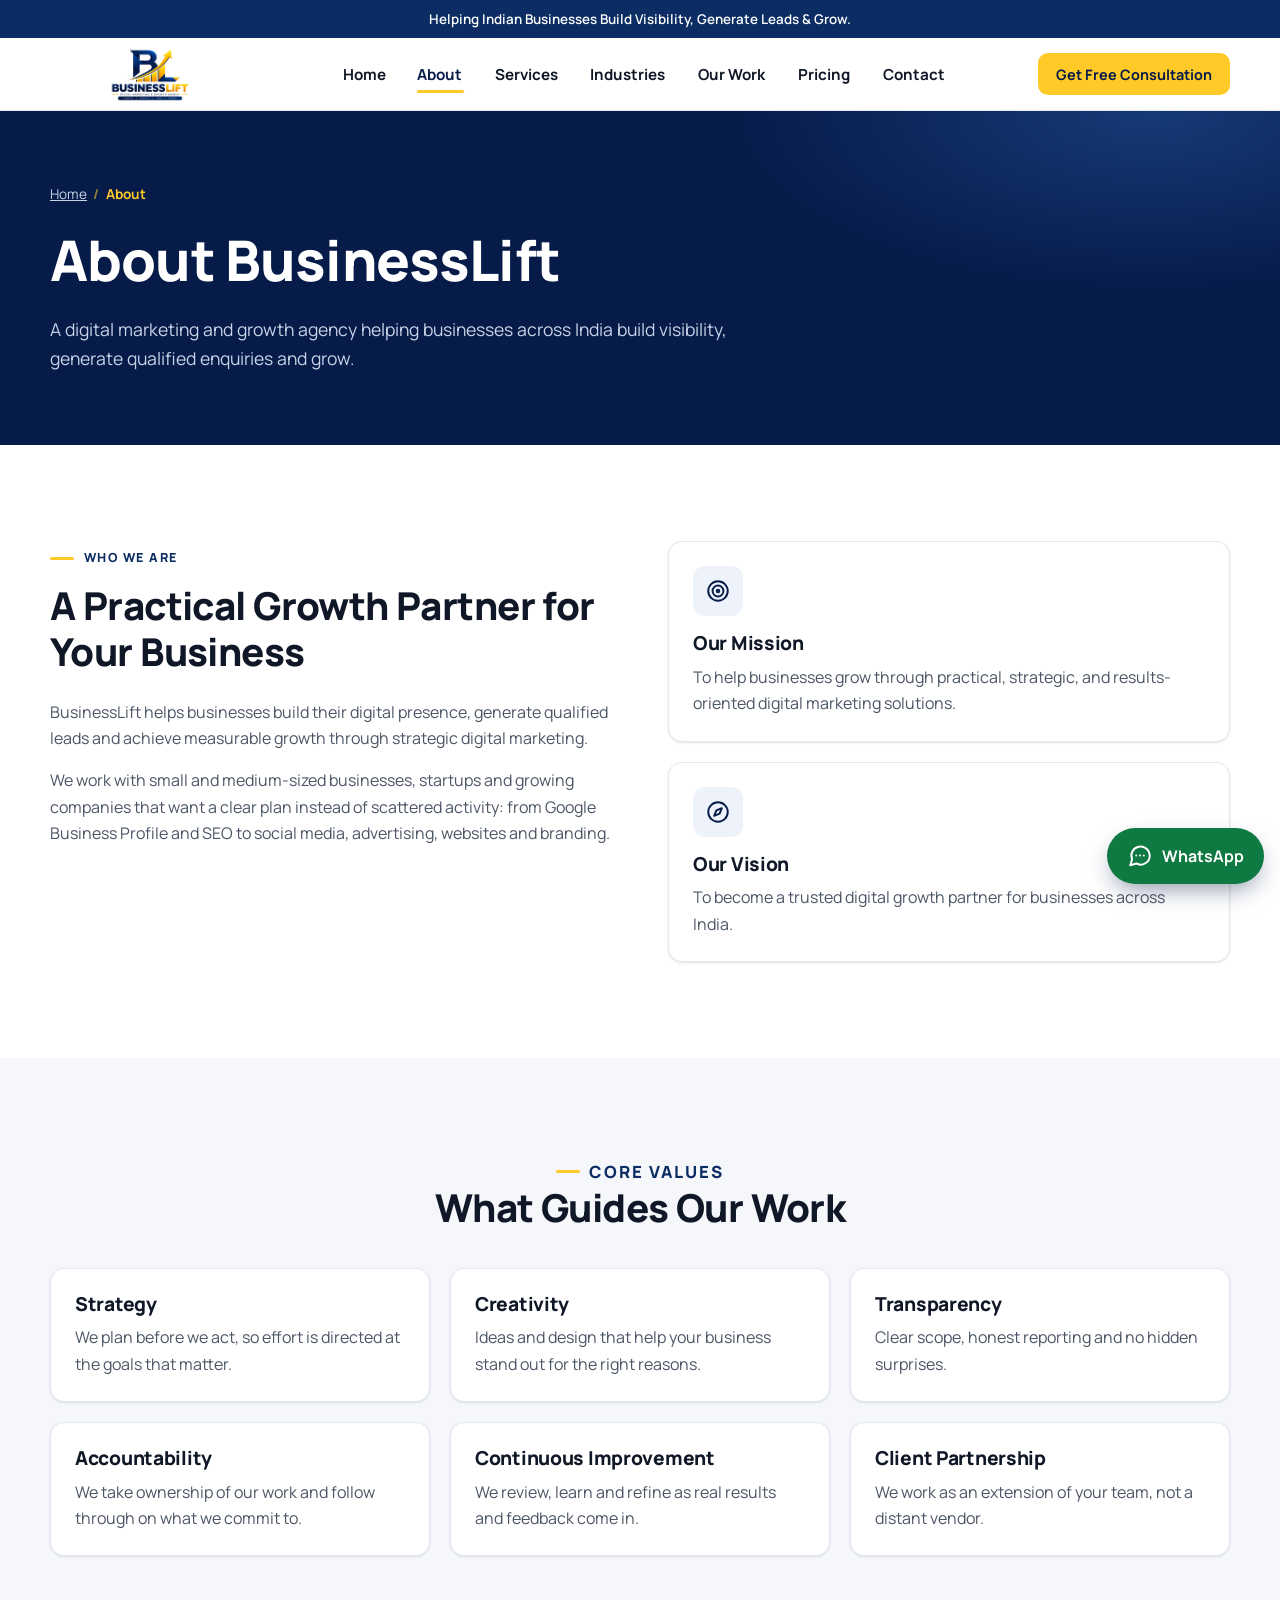
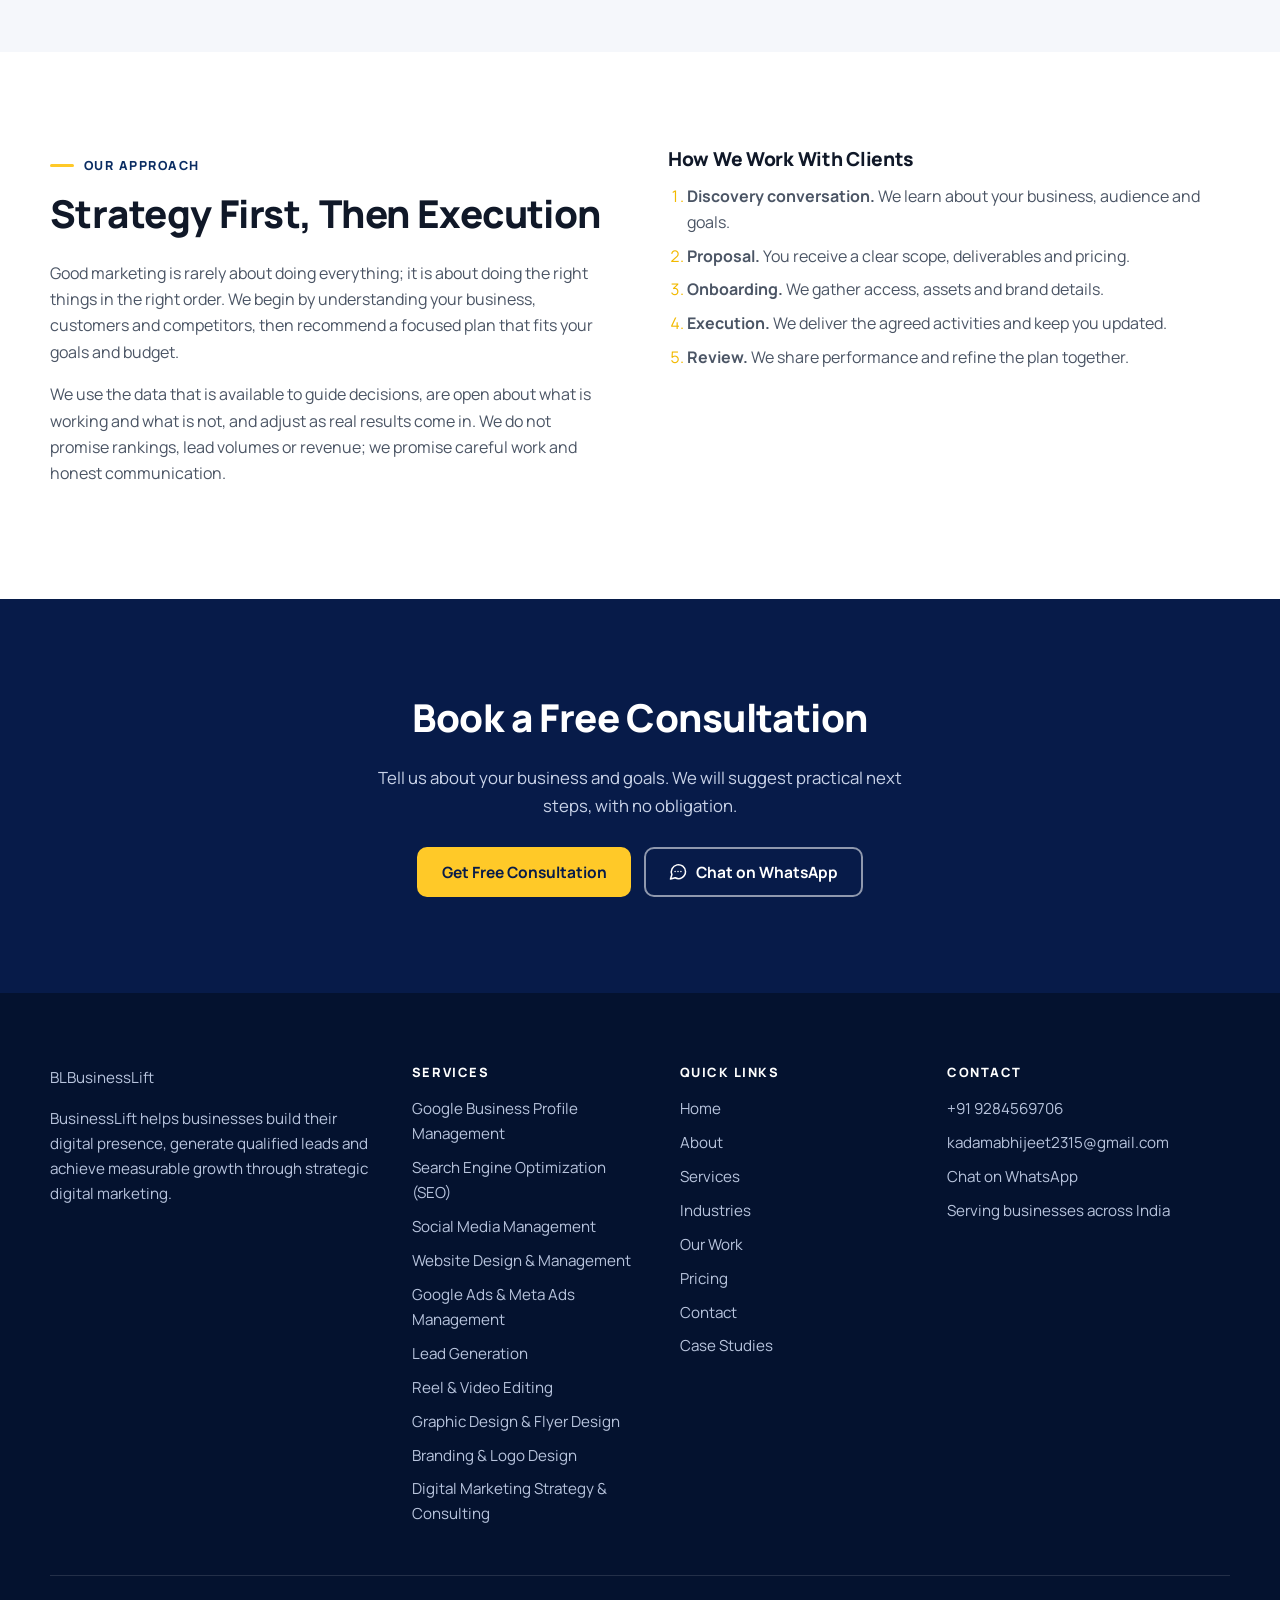
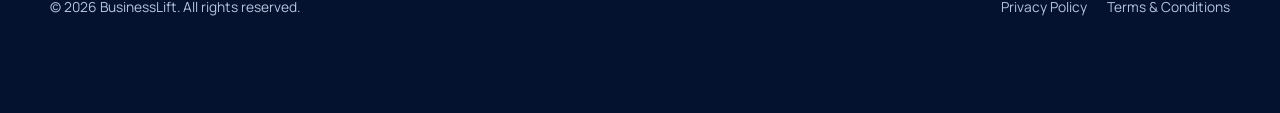
<file: about.html>
<!DOCTYPE html>
<html lang="en-IN">
<head>
<meta charset="utf-8">
<meta name="viewport" content="width=device-width, initial-scale=1">
<title>About BusinessLift | Digital Marketing &amp; Growth Agency in India</title>
<meta name="description" content="Learn about BusinessLift&#x27;s mission, vision, values and approach to practical, strategic digital marketing for businesses across India.">
<link rel="canonical" href="https://www.your-domain.com/about.html">
<meta name="theme-color" content="#071B49">
<meta property="og:type" content="website">
<meta property="og:site_name" content="BusinessLift">
<meta property="og:locale" content="en_IN">
<meta property="og:title" content="About BusinessLift | Digital Marketing &amp; Growth Agency in India">
<meta property="og:description" content="Learn about BusinessLift&#x27;s mission, vision, values and approach to practical, strategic digital marketing for businesses across India.">
<meta property="og:url" content="https://www.your-domain.com/about.html">
<meta property="og:image" content="https://www.your-domain.com/assets/images/og-image.png">
<meta name="twitter:card" content="summary_large_image">
<meta name="twitter:title" content="About BusinessLift | Digital Marketing &amp; Growth Agency in India">
<meta name="twitter:description" content="Learn about BusinessLift&#x27;s mission, vision, values and approach to practical, strategic digital marketing for businesses across India.">
<meta name="twitter:image" content="https://www.your-domain.com/assets/images/og-image.png">
<link rel="icon" href="assets/icons/favicon.svg" type="image/svg+xml">
<link rel="preconnect" href="https://fonts.googleapis.com">
<link rel="preconnect" href="https://fonts.gstatic.com" crossorigin>
<link rel="stylesheet" href="https://fonts.googleapis.com/css2?family=Manrope:wght@400;500;600;700;800&amp;display=swap">
<link rel="stylesheet" href="css/styles.css">
<link rel="stylesheet" href="css/responsive.css">
<script>document.documentElement.classList.add("js");</script>
<script type="application/ld+json">{"@context": "https://schema.org", "@type": "BreadcrumbList", "itemListElement": [{"@type": "ListItem", "position": 1, "name": "Home", "item": "https://www.your-domain.com/"}, {"@type": "ListItem", "position": 2, "name": "About", "item": "https://www.your-domain.com/about.html"}]}</script>
</head>
<body>
<a class="skip-link" href="#main">Skip to main content</a>
<div class="announce"><p>Helping Indian Businesses Build Visibility, Generate Leads &amp; Grow.</p></div>
<header class="site-header" data-header>
  <div class="container header-inner">
<a class="logo" href="index.html" aria-label="BusinessLift, home">
          <img
            src="assets/logo/businesslift-logo.png"
            alt="BusinessLift Logo"
          />
        </a>
    <nav id="site-nav" class="site-nav" aria-label="Primary">
      <ul>
        <li><a href="index.html">Home</a></li>
        <li><a href="about.html" aria-current="page">About</a></li>
        <li><a href="services.html">Services</a></li>
        <li><a href="industries.html">Industries</a></li>
        <li><a href="portfolio.html">Our Work</a></li>
        <li><a href="pricing.html">Pricing</a></li>
        
        <li><a href="contact.html">Contact</a></li>
      </ul>
      <a class="btn btn-primary nav-cta-mobile" href="contact.html">Get Free Consultation</a>
    </nav>
    <a class="btn btn-primary btn-sm header-cta" href="contact.html">Get Free Consultation</a>
    <button class="nav-toggle" type="button" aria-expanded="false" aria-controls="site-nav" aria-label="Open menu"><span class="bars"></span></button>
  </div>
</header>
<main id="main">
<section class="page-hero"><div class="container"><nav class="breadcrumb" aria-label="Breadcrumb"><ol><li><a href="index.html">Home</a></li><li aria-current="page">About</li></ol></nav><h1>About BusinessLift</h1><p class="lead">A digital marketing and growth agency helping businesses across India build visibility, generate qualified enquiries and grow.</p></div></section>
<section class="section" aria-labelledby="intro-title">
  <div class="container split">
    <div class="reveal">
      <p class="eyebrow">Who We Are</p>
      <h2 id="intro-title">A Practical Growth Partner for Your Business</h2>
      <p>BusinessLift helps businesses build their digital presence, generate qualified leads and achieve measurable growth through strategic digital marketing.</p>
      <p>We work with small and medium-sized businesses, startups and growing companies that want a clear plan instead of scattered activity: from Google Business Profile and SEO to social media, advertising, websites and branding.</p>
    </div>
    <div class="grid reveal">
      <div class="card"><div class="icon-box"><svg class="icon" width="26" height="26" viewBox="0 0 24 24" fill="none" stroke="currentColor" stroke-width="1.8" stroke-linecap="round" stroke-linejoin="round" aria-hidden="true" focusable="false"><circle cx="12" cy="12" r="9"/><circle cx="12" cy="12" r="5"/><circle cx="12" cy="12" r="1.2"/></svg></div><h3>Our Mission</h3><p>To help businesses grow through practical, strategic, and results-oriented digital marketing solutions.</p></div>
      <div class="card"><div class="icon-box"><svg class="icon" width="26" height="26" viewBox="0 0 24 24" fill="none" stroke="currentColor" stroke-width="1.8" stroke-linecap="round" stroke-linejoin="round" aria-hidden="true" focusable="false"><circle cx="12" cy="12" r="9"/><path d="m15.5 8.5-2 5-5 2 2-5z"/></svg></div><h3>Our Vision</h3><p>To become a trusted digital growth partner for businesses across India.</p></div>
    </div>
  </div>
</section>

<section class="section section--alt" aria-labelledby="values-title">
  <div class="container">
    <div class="section-head section-head--center reveal"><p class="eyebrow">Core Values</p><h2 id="values-title">What Guides Our Work</h2></div>
    <div class="grid grid--2 grid--3"><article class="card reveal"><h3>Strategy</h3><p>We plan before we act, so effort is directed at the goals that matter.</p></article>
<article class="card reveal"><h3>Creativity</h3><p>Ideas and design that help your business stand out for the right reasons.</p></article>
<article class="card reveal"><h3>Transparency</h3><p>Clear scope, honest reporting and no hidden surprises.</p></article>
<article class="card reveal"><h3>Accountability</h3><p>We take ownership of our work and follow through on what we commit to.</p></article>
<article class="card reveal"><h3>Continuous Improvement</h3><p>We review, learn and refine as real results and feedback come in.</p></article>
<article class="card reveal"><h3>Client Partnership</h3><p>We work as an extension of your team, not a distant vendor.</p></article></div>
  </div>
</section>

<section class="section" aria-labelledby="approach-title">
  <div class="container split">
    <div class="reveal">
      <p class="eyebrow">Our Approach</p>
      <h2 id="approach-title">Strategy First, Then Execution</h2>
      <p>Good marketing is rarely about doing everything; it is about doing the right things in the right order. We begin by understanding your business, customers and competitors, then recommend a focused plan that fits your goals and budget.</p>
      <p>We use the data that is available to guide decisions, are open about what is working and what is not, and adjust as real results come in. We do not promise rankings, lead volumes or revenue; we promise careful work and honest communication.</p>
    </div>
    <div class="reveal">
      <h3>How We Work With Clients</h3>
      <ol class="plain-list">
        <li><strong>Discovery conversation.</strong> We learn about your business, audience and goals.</li>
        <li><strong>Proposal.</strong> You receive a clear scope, deliverables and pricing.</li>
        <li><strong>Onboarding.</strong> We gather access, assets and brand details.</li>
        <li><strong>Execution.</strong> We deliver the agreed activities and keep you updated.</li>
        <li><strong>Review.</strong> We share performance and refine the plan together.</li>
      </ol>
    </div>
  </div>
</section>

<section class="section section--dark cta-band" aria-labelledby="cta-title">
  <div class="container reveal">
    <h2 id="cta-title">Book a Free Consultation</h2>
    <p>Tell us about your business and goals. We will suggest practical next steps, with no obligation.</p>
    <div class="btn-row btn-row--center">
      <a class="btn btn-primary" href="contact.html">Get Free Consultation</a>
      <a class="btn btn-light" href="https://wa.me/919284569706" data-wa="general" target="_blank" rel="noopener noreferrer"><svg class="icon" width="20" height="20" viewBox="0 0 24 24" fill="none" stroke="currentColor" stroke-width="1.8" stroke-linecap="round" stroke-linejoin="round" aria-hidden="true" focusable="false"><path d="M21 11.5a8.4 8.4 0 0 1-12.4 7.4L3 20.5l1.7-5.4A8.5 8.5 0 1 1 21 11.5z"/><path d="M8.5 11.5h.01M12 11.5h.01M15.5 11.5h.01"/></svg>Chat on WhatsApp</a>
    </div>
  </div>
</section>

</main>
<footer class="site-footer">
  <div class="container">
    <div class="footer-grid">
      <div class="footer-brand">
        <a class="logo logo--light" href="index.html" aria-label="BusinessLift, home"><span class="logo-mark" aria-hidden="true">BL</span><span class="logo-text">Business<span>Lift</span></span></a>
        <p>BusinessLift helps businesses build their digital presence, generate qualified leads and achieve measurable growth through strategic digital marketing.</p>
        <div data-social-wrap hidden>
          <h2 class="sr-only">Social profiles</h2>
          <div class="social-list" data-social-list></div>
        </div>
      </div>
      <div>
        <h2>Services</h2>
        <ul>
        <li><a href="services.html#google-business-profile">Google Business Profile Management</a></li>
<li><a href="services.html#seo">Search Engine Optimization (SEO)</a></li>
<li><a href="services.html#social-media-management">Social Media Management</a></li>
<li><a href="services.html#website-design-management">Website Design &amp; Management</a></li>
<li><a href="services.html#google-ads-meta-ads">Google Ads &amp; Meta Ads Management</a></li>
<li><a href="services.html#lead-generation">Lead Generation</a></li>
<li><a href="services.html#reel-video-editing">Reel &amp; Video Editing</a></li>
<li><a href="services.html#graphic-design-flyers">Graphic Design &amp; Flyer Design</a></li>
<li><a href="services.html#branding-logo-design">Branding &amp; Logo Design</a></li>
<li><a href="services.html#digital-marketing-strategy">Digital Marketing Strategy &amp; Consulting</a></li>
        </ul>
      </div>
      <div>
        <h2>Quick Links</h2>
        <ul>
        <li><a href="index.html">Home</a></li>
<li><a href="about.html">About</a></li>
<li><a href="services.html">Services</a></li>
<li><a href="industries.html">Industries</a></li>
<li><a href="portfolio.html">Our Work</a></li>
<li><a href="pricing.html">Pricing</a></li>
<li><a href="contact.html">Contact</a></li>
        <li><a href="case-studies.html">Case Studies</a></li>
        </ul>
      </div>
      <div>
        <h2>Contact</h2>
        <ul>
          <li><a href="tel:+919284569706">+91 9284569706</a></li>
          <li><a href="mailto:kadamabhijeet2315@gmail.com">kadamabhijeet2315@gmail.com</a></li>
          <li><a href="https://wa.me/919284569706" data-wa="general" target="_blank" rel="noopener noreferrer">Chat on WhatsApp</a></li>
          <li>Serving businesses across India</li>
        </ul>
      </div>
    </div>
    <div class="footer-bottom">
      <p>&copy; <span data-year>2026</span> BusinessLift. All rights reserved.</p>
      <ul>
        <li><a href="privacy-policy.html">Privacy Policy</a></li>
        <li><a href="terms.html">Terms &amp; Conditions</a></li>
      </ul>
    </div>
  </div>
</footer>
<a class="wa-float" href="https://wa.me/919284569706" data-wa="general" target="_blank" rel="noopener noreferrer" aria-label="Chat with BusinessLift on WhatsApp (opens in a new tab)"><svg class="icon" width="26" height="26" viewBox="0 0 24 24" fill="none" stroke="currentColor" stroke-width="1.8" stroke-linecap="round" stroke-linejoin="round" aria-hidden="true" focusable="false"><path d="M21 11.5a8.4 8.4 0 0 1-12.4 7.4L3 20.5l1.7-5.4A8.5 8.5 0 1 1 21 11.5z"/><path d="M8.5 11.5h.01M12 11.5h.01M15.5 11.5h.01"/></svg><span class="wa-label">WhatsApp</span></a>
<script src="js/main.js" defer></script>
</body>
</html>
</file>
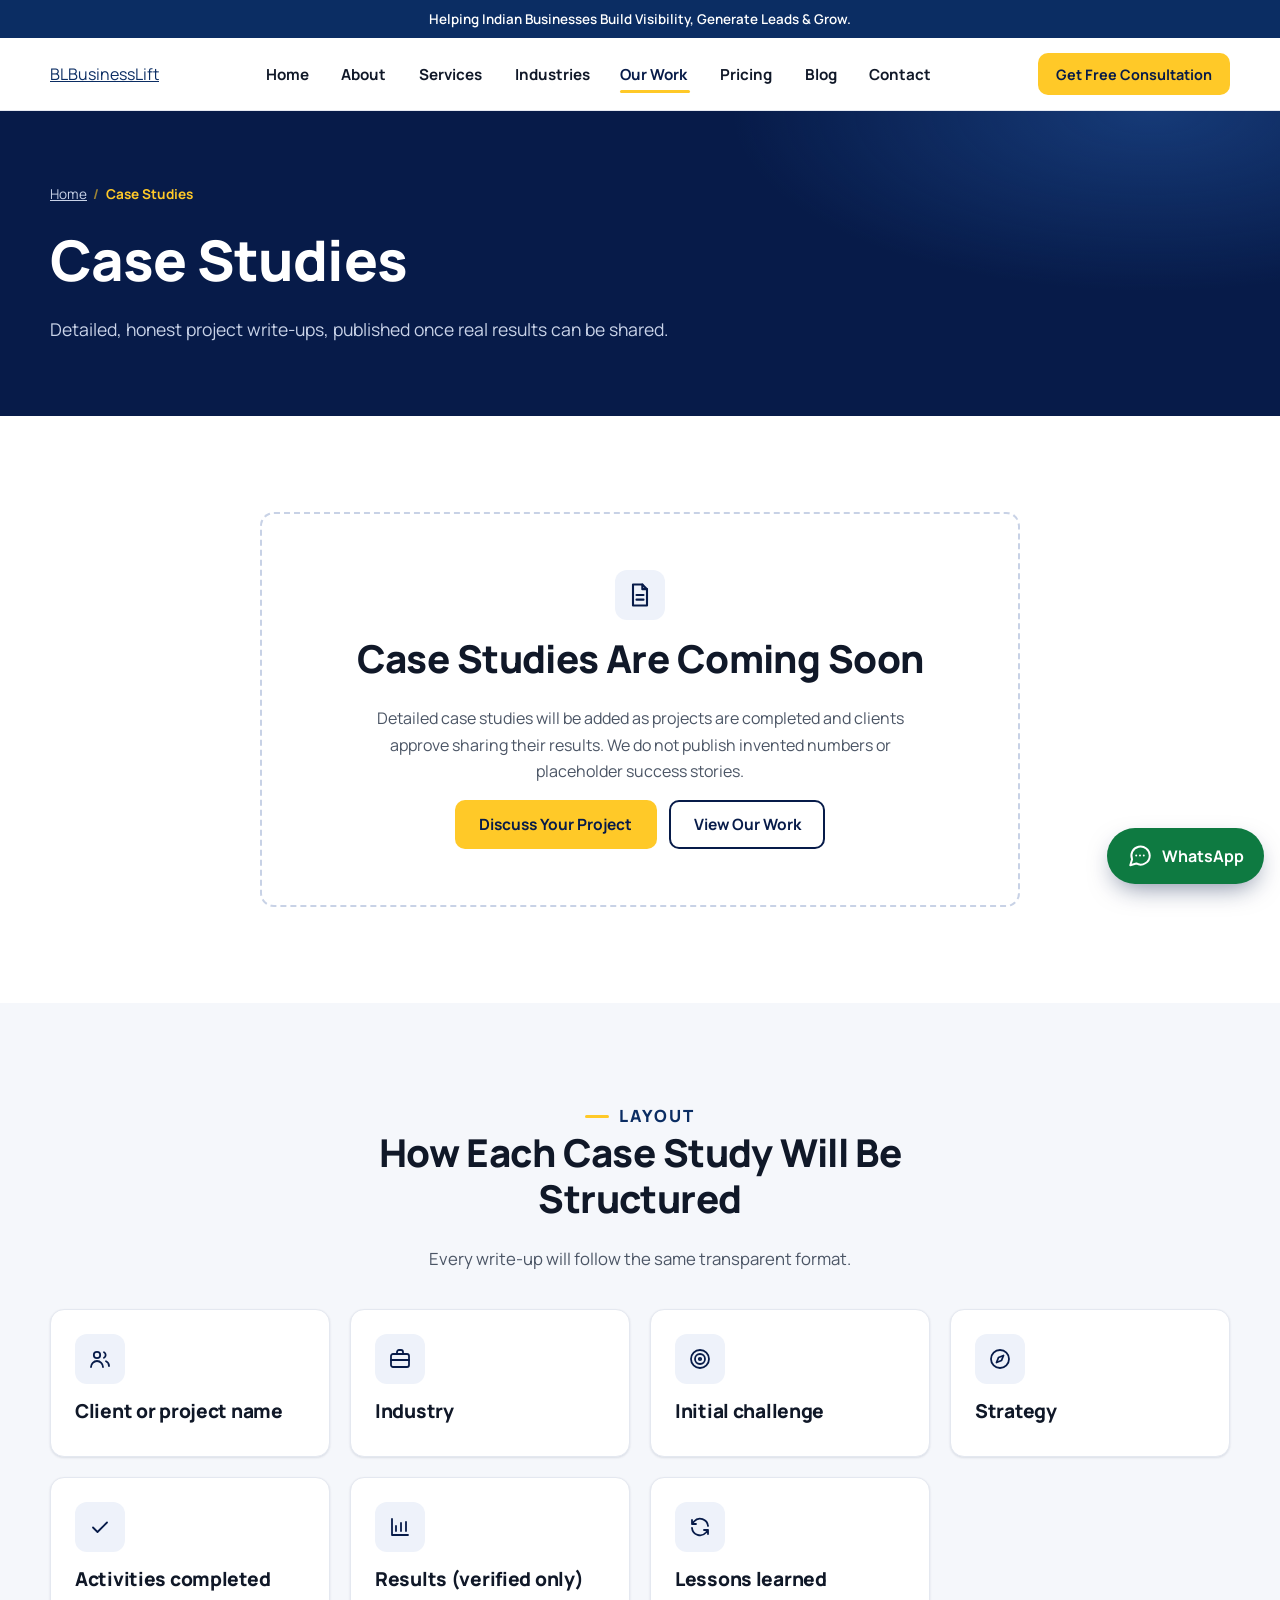
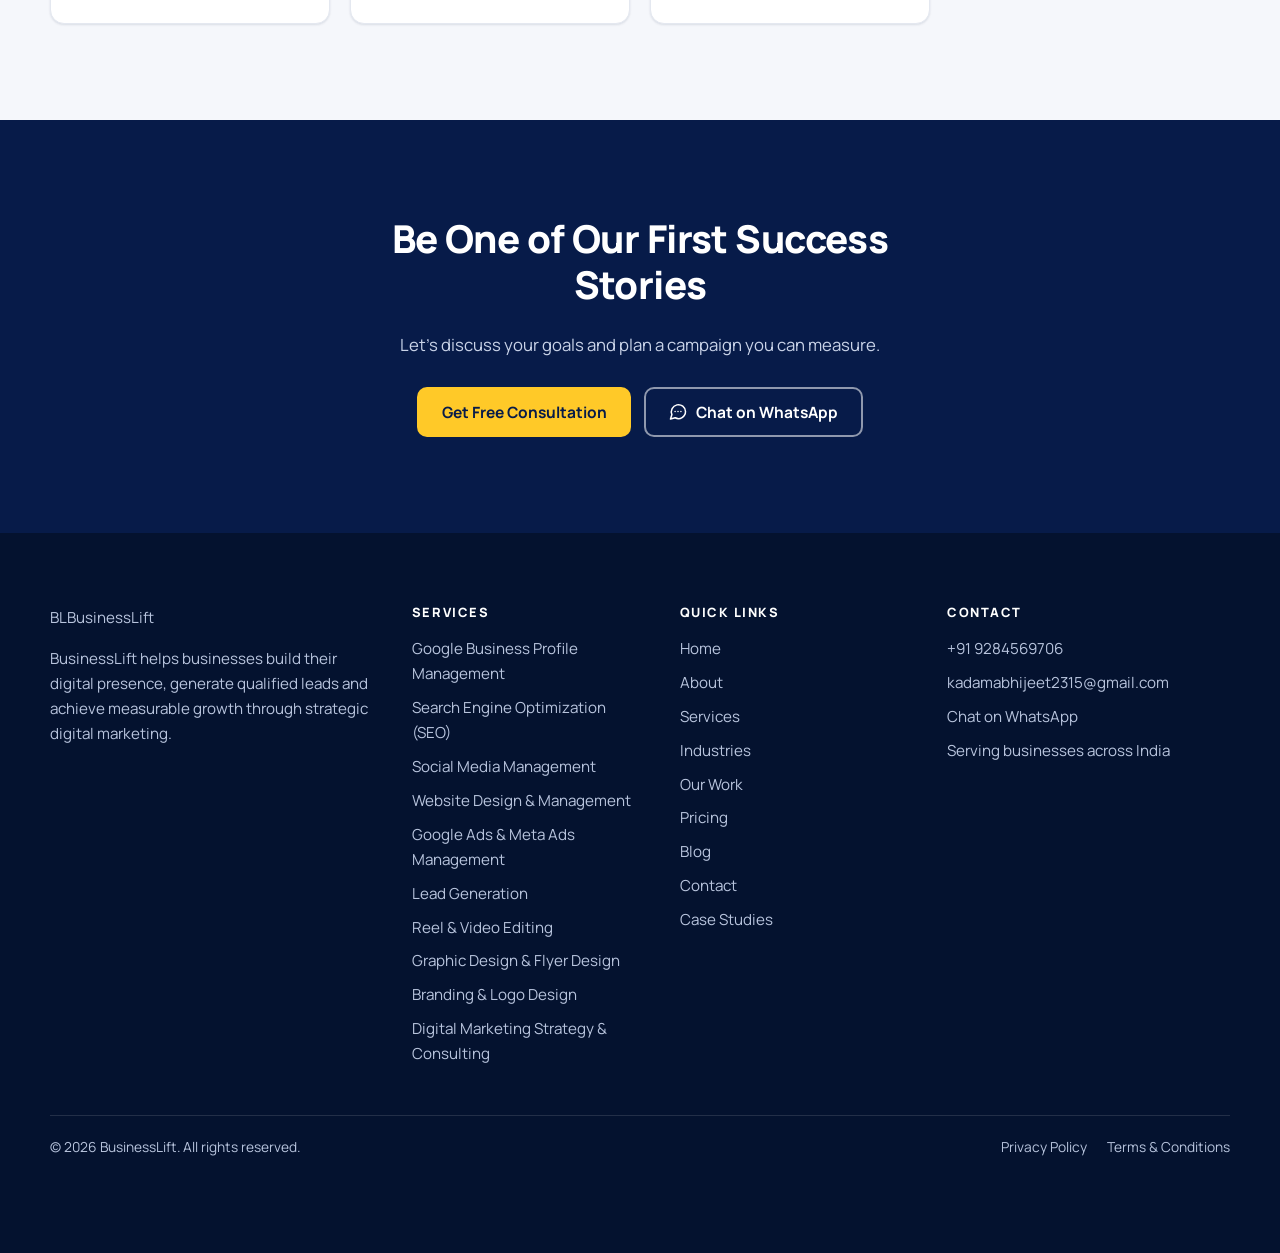
<file: case-studies.html>
<!DOCTYPE html>
<html lang="en-IN">
<head>
<meta charset="utf-8">
<meta name="viewport" content="width=device-width, initial-scale=1">
<title>Case Studies | BusinessLift Digital Marketing Agency</title>
<meta name="description" content="BusinessLift will publish detailed, verified case studies as projects are completed. See how each case study will be structured.">
<link rel="canonical" href="https://www.your-domain.com/case-studies.html">
<meta name="theme-color" content="#071B49">
<meta property="og:type" content="website">
<meta property="og:site_name" content="BusinessLift">
<meta property="og:locale" content="en_IN">
<meta property="og:title" content="Case Studies | BusinessLift Digital Marketing Agency">
<meta property="og:description" content="BusinessLift will publish detailed, verified case studies as projects are completed. See how each case study will be structured.">
<meta property="og:url" content="https://www.your-domain.com/case-studies.html">
<meta property="og:image" content="https://www.your-domain.com/assets/images/og-image.png">
<meta name="twitter:card" content="summary_large_image">
<meta name="twitter:title" content="Case Studies | BusinessLift Digital Marketing Agency">
<meta name="twitter:description" content="BusinessLift will publish detailed, verified case studies as projects are completed. See how each case study will be structured.">
<meta name="twitter:image" content="https://www.your-domain.com/assets/images/og-image.png">
<link rel="icon" href="assets/icons/favicon.svg" type="image/svg+xml">
<link rel="preconnect" href="https://fonts.googleapis.com">
<link rel="preconnect" href="https://fonts.gstatic.com" crossorigin>
<link rel="stylesheet" href="https://fonts.googleapis.com/css2?family=Manrope:wght@400;500;600;700;800&amp;display=swap">
<link rel="stylesheet" href="css/styles.css">
<link rel="stylesheet" href="css/responsive.css">
<script>document.documentElement.classList.add("js");</script>
<script type="application/ld+json">{"@context": "https://schema.org", "@type": "BreadcrumbList", "itemListElement": [{"@type": "ListItem", "position": 1, "name": "Home", "item": "https://www.your-domain.com/"}, {"@type": "ListItem", "position": 2, "name": "Case Studies", "item": "https://www.your-domain.com/case-studies.html"}]}</script>
</head>
<body>
<a class="skip-link" href="#main">Skip to main content</a>
<div class="announce"><p>Helping Indian Businesses Build Visibility, Generate Leads &amp; Grow.</p></div>
<header class="site-header" data-header>
  <div class="container header-inner">
    <a class="logo" href="index.html" aria-label="BusinessLift, home"><span class="logo-mark" aria-hidden="true">BL</span><span class="logo-text">Business<span>Lift</span></span></a>
    <nav id="site-nav" class="site-nav" aria-label="Primary">
      <ul>
        <li><a href="index.html">Home</a></li>
        <li><a href="about.html">About</a></li>
        <li><a href="services.html">Services</a></li>
        <li><a href="industries.html">Industries</a></li>
        <li><a href="portfolio.html" aria-current="page">Our Work</a></li>
        <li><a href="pricing.html">Pricing</a></li>
        <li><a href="blog.html">Blog</a></li>
        <li><a href="contact.html">Contact</a></li>
      </ul>
      <a class="btn btn-primary nav-cta-mobile" href="contact.html">Get Free Consultation</a>
    </nav>
    <a class="btn btn-primary btn-sm header-cta" href="contact.html">Get Free Consultation</a>
    <button class="nav-toggle" type="button" aria-expanded="false" aria-controls="site-nav" aria-label="Open menu"><span class="bars"></span></button>
  </div>
</header>
<main id="main">
<section class="page-hero"><div class="container"><nav class="breadcrumb" aria-label="Breadcrumb"><ol><li><a href="index.html">Home</a></li><li aria-current="page">Case Studies</li></ol></nav><h1>Case Studies</h1><p class="lead">Detailed, honest project write-ups, published once real results can be shared.</p></div></section>
<section class="section" aria-labelledby="empty-title">
  <div class="container">
    <div class="empty-state reveal">
      <div class="icon-box"><svg class="icon" width="28" height="28" viewBox="0 0 24 24" fill="none" stroke="currentColor" stroke-width="1.8" stroke-linecap="round" stroke-linejoin="round" aria-hidden="true" focusable="false"><path d="M6 3h8l4 4v14H6z"/><path d="M14 3v4h4M9 12h6M9 16h6"/></svg></div>
      <h2 id="empty-title">Case Studies Are Coming Soon</h2>
      <p>Detailed case studies will be added as projects are completed and clients approve sharing their results. We do not publish invented numbers or placeholder success stories.</p>
      <div class="btn-row btn-row--center"><a class="btn btn-primary" href="contact.html">Discuss Your Project</a><a class="btn btn-secondary" href="portfolio.html">View Our Work</a></div>
    </div>
  </div>
</section>

<section class="section section--alt" aria-labelledby="structure-title">
  <div class="container">
    <div class="section-head section-head--center reveal"><p class="eyebrow">Layout</p><h2 id="structure-title">How Each Case Study Will Be Structured</h2><p>Every write-up will follow the same transparent format.</p></div>
    <div class="grid grid--2 grid--4"><article class="card reveal"><div class="icon-box"><svg class="icon" width="24" height="24" viewBox="0 0 24 24" fill="none" stroke="currentColor" stroke-width="1.8" stroke-linecap="round" stroke-linejoin="round" aria-hidden="true" focusable="false"><circle cx="9" cy="8" r="3.2"/><path d="M3 20c0-3.3 2.7-6 6-6s6 2.7 6 6M16 5.2a3.2 3.2 0 0 1 0 5.6M18 14.3c1.8.8 3 2.6 3 4.7"/></svg></div><h3>Client or project name</h3></article>
<article class="card reveal"><div class="icon-box"><svg class="icon" width="24" height="24" viewBox="0 0 24 24" fill="none" stroke="currentColor" stroke-width="1.8" stroke-linecap="round" stroke-linejoin="round" aria-hidden="true" focusable="false"><rect x="3" y="7" width="18" height="13" rx="2"/><path d="M9 7V5a2 2 0 0 1 2-2h2a2 2 0 0 1 2 2v2M3 13h18"/></svg></div><h3>Industry</h3></article>
<article class="card reveal"><div class="icon-box"><svg class="icon" width="24" height="24" viewBox="0 0 24 24" fill="none" stroke="currentColor" stroke-width="1.8" stroke-linecap="round" stroke-linejoin="round" aria-hidden="true" focusable="false"><circle cx="12" cy="12" r="9"/><circle cx="12" cy="12" r="5"/><circle cx="12" cy="12" r="1.2"/></svg></div><h3>Initial challenge</h3></article>
<article class="card reveal"><div class="icon-box"><svg class="icon" width="24" height="24" viewBox="0 0 24 24" fill="none" stroke="currentColor" stroke-width="1.8" stroke-linecap="round" stroke-linejoin="round" aria-hidden="true" focusable="false"><circle cx="12" cy="12" r="9"/><path d="m15.5 8.5-2 5-5 2 2-5z"/></svg></div><h3>Strategy</h3></article>
<article class="card reveal"><div class="icon-box"><svg class="icon" width="24" height="24" viewBox="0 0 24 24" fill="none" stroke="currentColor" stroke-width="1.8" stroke-linecap="round" stroke-linejoin="round" aria-hidden="true" focusable="false"><path d="m5 12.5 4.5 4.5L19 7.5"/></svg></div><h3>Activities completed</h3></article>
<article class="card reveal"><div class="icon-box"><svg class="icon" width="24" height="24" viewBox="0 0 24 24" fill="none" stroke="currentColor" stroke-width="1.8" stroke-linecap="round" stroke-linejoin="round" aria-hidden="true" focusable="false"><path d="M4 20V4M4 20h16M8 16v-5M13 16V8M18 16v-9"/></svg></div><h3>Results (verified only)</h3></article>
<article class="card reveal"><div class="icon-box"><svg class="icon" width="24" height="24" viewBox="0 0 24 24" fill="none" stroke="currentColor" stroke-width="1.8" stroke-linecap="round" stroke-linejoin="round" aria-hidden="true" focusable="false"><path d="M20 11a8 8 0 0 0-14-4.5L4 9M4 5v4h4M4 13a8 8 0 0 0 14 4.5L20 15M20 19v-4h-4"/></svg></div><h3>Lessons learned</h3></article></div>
  </div>
</section>

<!-- REUSABLE CASE STUDY TEMPLATE
     Copy the contents of this <template> into a new <article> inside the first section above,
     replace the bracketed text with VERIFIED information, and remove the empty state. -->
<template id="case-study-template">
  <article class="card case-study">
    <p class="cat-label">[Industry]</p>
    <h3>[Client or project name]</h3>
    <h4>Initial challenge</h4><p>[What problem did the client face?]</p>
    <h4>Strategy</h4><p>[What approach was agreed?]</p>
    <h4>Activities completed</h4><ul class="plain-list"><li>[Activity]</li></ul>
    <h4>Results</h4><p class="result-box">[Verified results only, with the time period]</p>
    <h4>Lessons learned</h4><p>[What worked, what we would change]</p>
  </article>
</template>
<section class="section section--dark cta-band" aria-labelledby="cta-title">
  <div class="container reveal">
    <h2 id="cta-title">Be One of Our First Success Stories</h2>
    <p>Let&#x27;s discuss your goals and plan a campaign you can measure.</p>
    <div class="btn-row btn-row--center">
      <a class="btn btn-primary" href="contact.html">Get Free Consultation</a>
      <a class="btn btn-light" href="https://wa.me/919284569706" data-wa="general" target="_blank" rel="noopener noreferrer"><svg class="icon" width="20" height="20" viewBox="0 0 24 24" fill="none" stroke="currentColor" stroke-width="1.8" stroke-linecap="round" stroke-linejoin="round" aria-hidden="true" focusable="false"><path d="M21 11.5a8.4 8.4 0 0 1-12.4 7.4L3 20.5l1.7-5.4A8.5 8.5 0 1 1 21 11.5z"/><path d="M8.5 11.5h.01M12 11.5h.01M15.5 11.5h.01"/></svg>Chat on WhatsApp</a>
    </div>
  </div>
</section>

</main>
<footer class="site-footer">
  <div class="container">
    <div class="footer-grid">
      <div class="footer-brand">
        <a class="logo logo--light" href="index.html" aria-label="BusinessLift, home"><span class="logo-mark" aria-hidden="true">BL</span><span class="logo-text">Business<span>Lift</span></span></a>
        <p>BusinessLift helps businesses build their digital presence, generate qualified leads and achieve measurable growth through strategic digital marketing.</p>
        <div data-social-wrap hidden>
          <h2 class="sr-only">Social profiles</h2>
          <div class="social-list" data-social-list></div>
        </div>
      </div>
      <div>
        <h2>Services</h2>
        <ul>
        <li><a href="services.html#google-business-profile">Google Business Profile Management</a></li>
<li><a href="services.html#seo">Search Engine Optimization (SEO)</a></li>
<li><a href="services.html#social-media-management">Social Media Management</a></li>
<li><a href="services.html#website-design-management">Website Design &amp; Management</a></li>
<li><a href="services.html#google-ads-meta-ads">Google Ads &amp; Meta Ads Management</a></li>
<li><a href="services.html#lead-generation">Lead Generation</a></li>
<li><a href="services.html#reel-video-editing">Reel &amp; Video Editing</a></li>
<li><a href="services.html#graphic-design-flyers">Graphic Design &amp; Flyer Design</a></li>
<li><a href="services.html#branding-logo-design">Branding &amp; Logo Design</a></li>
<li><a href="services.html#digital-marketing-strategy">Digital Marketing Strategy &amp; Consulting</a></li>
        </ul>
      </div>
      <div>
        <h2>Quick Links</h2>
        <ul>
        <li><a href="index.html">Home</a></li>
<li><a href="about.html">About</a></li>
<li><a href="services.html">Services</a></li>
<li><a href="industries.html">Industries</a></li>
<li><a href="portfolio.html">Our Work</a></li>
<li><a href="pricing.html">Pricing</a></li>
<li><a href="blog.html">Blog</a></li>
<li><a href="contact.html">Contact</a></li>
        <li><a href="case-studies.html">Case Studies</a></li>
        </ul>
      </div>
      <div>
        <h2>Contact</h2>
        <ul>
          <li><a href="tel:+919284569706">+91 9284569706</a></li>
          <li><a href="mailto:kadamabhijeet2315@gmail.com">kadamabhijeet2315@gmail.com</a></li>
          <li><a href="https://wa.me/919284569706" data-wa="general" target="_blank" rel="noopener noreferrer">Chat on WhatsApp</a></li>
          <li>Serving businesses across India</li>
        </ul>
      </div>
    </div>
    <div class="footer-bottom">
      <p>&copy; <span data-year>2026</span> BusinessLift. All rights reserved.</p>
      <ul>
        <li><a href="privacy-policy.html">Privacy Policy</a></li>
        <li><a href="terms.html">Terms &amp; Conditions</a></li>
      </ul>
    </div>
  </div>
</footer>
<a class="wa-float" href="https://wa.me/919284569706" data-wa="general" target="_blank" rel="noopener noreferrer" aria-label="Chat with BusinessLift on WhatsApp (opens in a new tab)"><svg class="icon" width="26" height="26" viewBox="0 0 24 24" fill="none" stroke="currentColor" stroke-width="1.8" stroke-linecap="round" stroke-linejoin="round" aria-hidden="true" focusable="false"><path d="M21 11.5a8.4 8.4 0 0 1-12.4 7.4L3 20.5l1.7-5.4A8.5 8.5 0 1 1 21 11.5z"/><path d="M8.5 11.5h.01M12 11.5h.01M15.5 11.5h.01"/></svg><span class="wa-label">WhatsApp</span></a>
<script src="js/main.js" defer></script>
</body>
</html>
</file>
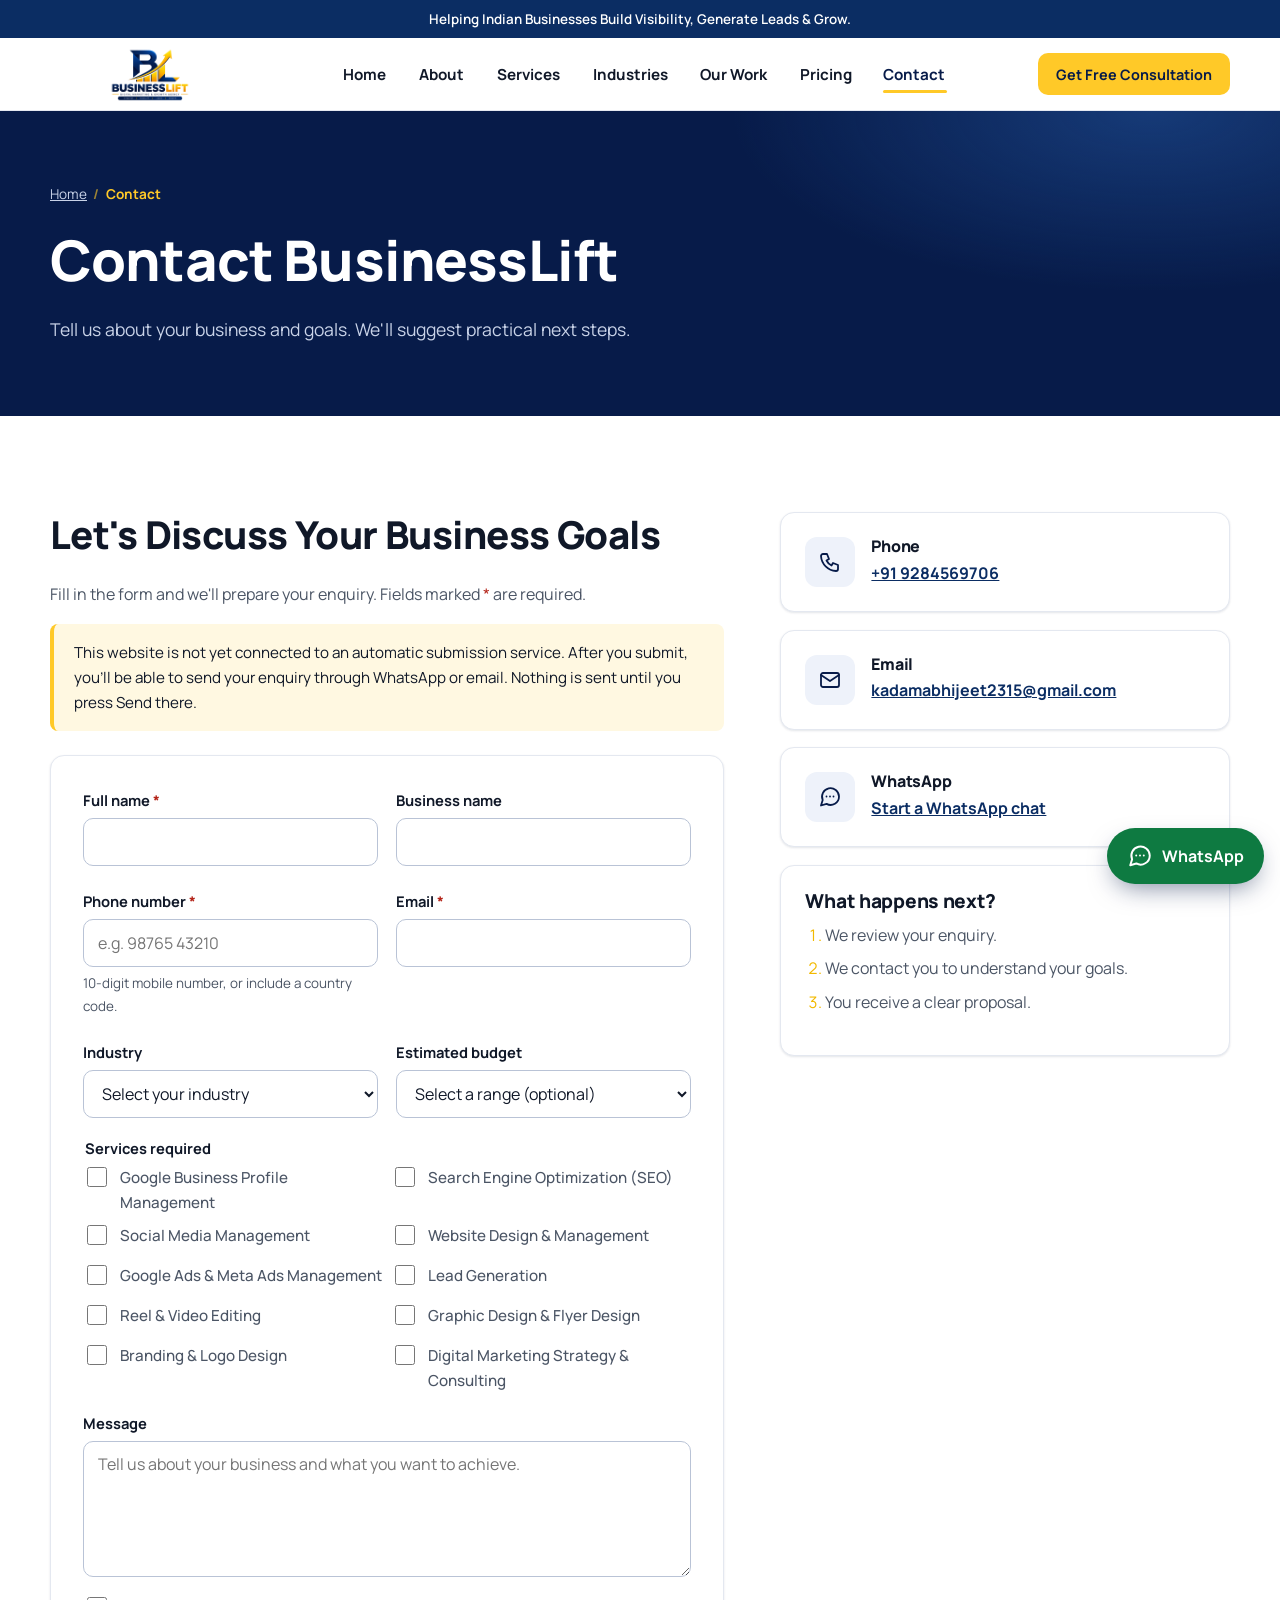
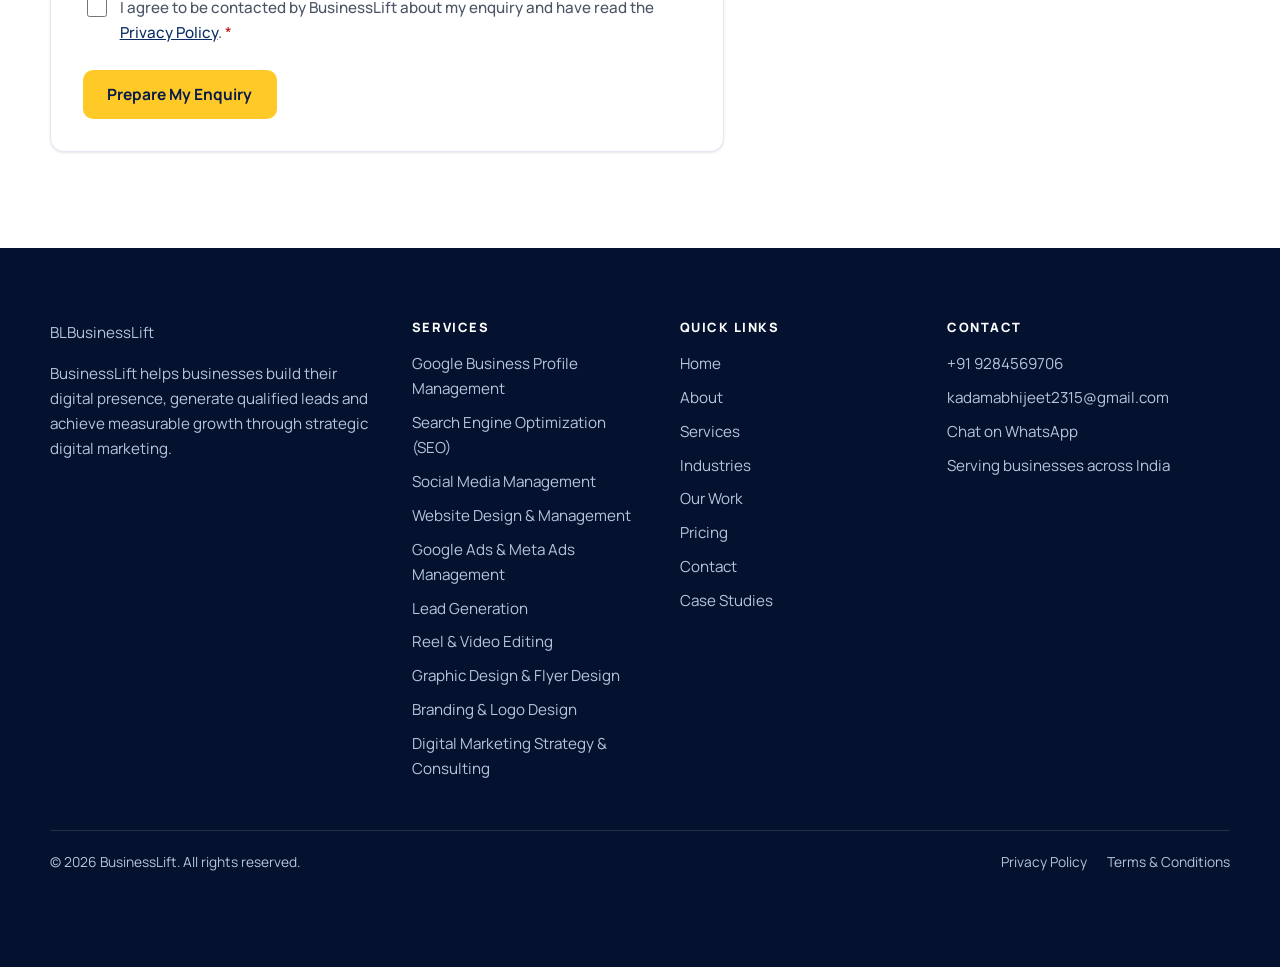
<file: contact.html>
<!doctype html>
<html lang="en-IN">
  <head>
    <meta charset="utf-8" />
    <meta name="viewport" content="width=device-width, initial-scale=1" />
    <title>
      Contact BusinessLift | Get a Free Digital Marketing Consultation
    </title>
    <meta
      name="description"
      content="Contact BusinessLift by phone, email, WhatsApp or the enquiry form to discuss your business goals and get a free consultation."
    />
    <link rel="canonical" href="https://www.your-domain.com/contact.html" />
    <meta name="theme-color" content="#071B49" />
    <meta property="og:type" content="website" />
    <meta property="og:site_name" content="BusinessLift" />
    <meta property="og:locale" content="en_IN" />
    <meta
      property="og:title"
      content="Contact BusinessLift | Get a Free Digital Marketing Consultation"
    />
    <meta
      property="og:description"
      content="Contact BusinessLift by phone, email, WhatsApp or the enquiry form to discuss your business goals and get a free consultation."
    />
    <meta
      property="og:url"
      content="https://www.your-domain.com/contact.html"
    />
    <meta
      property="og:image"
      content="https://www.your-domain.com/assets/images/og-image.png"
    />
    <meta name="twitter:card" content="summary_large_image" />
    <meta
      name="twitter:title"
      content="Contact BusinessLift | Get a Free Digital Marketing Consultation"
    />
    <meta
      name="twitter:description"
      content="Contact BusinessLift by phone, email, WhatsApp or the enquiry form to discuss your business goals and get a free consultation."
    />
    <meta
      name="twitter:image"
      content="https://www.your-domain.com/assets/images/og-image.png"
    />
    <link rel="icon" href="assets/icons/favicon.svg" type="image/svg+xml" />
    <link rel="preconnect" href="https://fonts.googleapis.com" />
    <link rel="preconnect" href="https://fonts.gstatic.com" crossorigin />
    <link
      rel="stylesheet"
      href="https://fonts.googleapis.com/css2?family=Manrope:wght@400;500;600;700;800&amp;display=swap"
    />
    <link rel="stylesheet" href="css/styles.css" />
    <link rel="stylesheet" href="css/responsive.css" />
    <script>
      document.documentElement.classList.add("js");
    </script>
    <script type="application/ld+json">
      {
        "@context": "https://schema.org",
        "@type": "BreadcrumbList",
        "itemListElement": [
          {
            "@type": "ListItem",
            "position": 1,
            "name": "Home",
            "item": "https://www.your-domain.com/"
          },
          {
            "@type": "ListItem",
            "position": 2,
            "name": "Contact",
            "item": "https://www.your-domain.com/contact.html"
          }
        ]
      }
    </script>
  </head>
  <body>
    <a class="skip-link" href="#main">Skip to main content</a>
    <div class="announce">
      <p>
        Helping Indian Businesses Build Visibility, Generate Leads &amp; Grow.
      </p>
    </div>
    <header class="site-header" data-header>
      <div class="container header-inner">
<a class="logo" href="index.html" aria-label="BusinessLift, home">
          <img
            src="assets/logo/businesslift-logo.png"
            alt="BusinessLift Logo"
          />
        </a>        <nav id="site-nav" class="site-nav" aria-label="Primary">
          <ul>
            <li><a href="index.html">Home</a></li>
            <li><a href="about.html">About</a></li>
            <li><a href="services.html">Services</a></li>
            <li><a href="industries.html">Industries</a></li>
            <li><a href="portfolio.html">Our Work</a></li>
            <li><a href="pricing.html">Pricing</a></li>
            <li><a href="contact.html" aria-current="page">Contact</a></li>
          </ul>
          <a class="btn btn-primary nav-cta-mobile" href="contact.html"
            >Get Free Consultation</a
          >
        </nav>
        <a class="btn btn-primary btn-sm header-cta" href="contact.html"
          >Get Free Consultation</a
        >
        <button
          class="nav-toggle"
          type="button"
          aria-expanded="false"
          aria-controls="site-nav"
          aria-label="Open menu"
        >
          <span class="bars"></span>
        </button>
      </div>
    </header>
    <main id="main">
      <section class="page-hero">
        <div class="container">
          <nav class="breadcrumb" aria-label="Breadcrumb">
            <ol>
              <li><a href="index.html">Home</a></li>
              <li aria-current="page">Contact</li>
            </ol>
          </nav>
          <h1>Contact BusinessLift</h1>
          <p class="lead">
            Tell us about your business and goals. We&#x27;ll suggest practical
            next steps.
          </p>
        </div>
      </section>
      <section class="section" aria-labelledby="form-title">
        <div class="container split split--wide-left">
          <div class="reveal">
            <h2 id="form-title">Let's Discuss Your Business Goals</h2>
            <p>
              Fill in the form and we'll prepare your enquiry. Fields marked
              <span class="req">*</span> are required.
            </p>
            <p class="notice" data-form-mode-note>
              This website is not yet connected to an automatic submission
              service. After you submit, you'll be able to send your enquiry
              through WhatsApp or email. Nothing is sent until you press Send
              there.
            </p>
            <form id="contact-form" class="form" novalidate>
              <div class="form-alert" role="alert" hidden></div>
              <div class="form-grid">
                <div class="field">
                  <label for="name"
                    >Full name
                    <span class="req" aria-hidden="true">*</span></label
                  >
                  <input
                    type="text"
                    id="name"
                    name="name"
                    autocomplete="name"
                    required
                    aria-describedby="err-name"
                  />
                  <p class="field-error" id="err-name"></p>
                </div>
                <div class="field">
                  <label for="business">Business name</label>
                  <input
                    type="text"
                    id="business"
                    name="business"
                    autocomplete="organization"
                  />
                </div>
                <div class="field">
                  <label for="phone"
                    >Phone number
                    <span class="req" aria-hidden="true">*</span></label
                  >
                  <input
                    type="tel"
                    id="phone"
                    name="phone"
                    autocomplete="tel"
                    inputmode="tel"
                    required
                    aria-describedby="err-phone hint-phone"
                    placeholder="e.g. 98765 43210"
                  />
                  <p class="field-hint" id="hint-phone">
                    10-digit mobile number, or include a country code.
                  </p>
                  <p class="field-error" id="err-phone"></p>
                </div>
                <div class="field">
                  <label for="email"
                    >Email <span class="req" aria-hidden="true">*</span></label
                  >
                  <input
                    type="email"
                    id="email"
                    name="email"
                    autocomplete="email"
                    required
                    aria-describedby="err-email"
                  />
                  <p class="field-error" id="err-email"></p>
                </div>
                <div class="field">
                  <label for="industry">Industry</label
                  ><select id="industry" name="industry">
                    <option value="">Select your industry</option>
                    <option>Hotels &amp; Restaurants</option>
                    <option>Doctors &amp; Clinics</option>
                    <option>CA Firms &amp; Professional Services</option>
                    <option>Real Estate</option>
                    <option>Solar &amp; Renewable Energy</option>
                    <option>Retail</option>
                    <option>E-commerce</option>
                    <option>Education</option>
                    <option>Manufacturing</option>
                    <option>Startup / SME</option>
                    <option>Other</option>
                  </select>
                </div>
                <div class="field">
                  <label for="budget">Estimated budget</label
                  ><select id="budget" name="budget">
                    <option value="">Select a range (optional)</option>
                    <option>Not sure yet</option>
                    <option>Under ₹10,000 per month</option>
                    <option>₹10,000 – ₹25,000 per month</option>
                    <option>₹25,000 – ₹50,000 per month</option>
                    <option>₹50,000 – ₹1,00,000 per month</option>
                    <option>Above ₹1,00,000 per month</option>
                  </select>
                </div>
                <fieldset class="field field--full">
                  <legend>Services required</legend>
                  <div class="check-grid">
                    <div class="check">
                      <input
                        type="checkbox"
                        id="svc-0"
                        name="services"
                        value="Google Business Profile Management"
                      /><label for="svc-0"
                        >Google Business Profile Management</label
                      >
                    </div>
                    <div class="check">
                      <input
                        type="checkbox"
                        id="svc-1"
                        name="services"
                        value="Search Engine Optimization (SEO)"
                      /><label for="svc-1"
                        >Search Engine Optimization (SEO)</label
                      >
                    </div>
                    <div class="check">
                      <input
                        type="checkbox"
                        id="svc-2"
                        name="services"
                        value="Social Media Management"
                      /><label for="svc-2">Social Media Management</label>
                    </div>
                    <div class="check">
                      <input
                        type="checkbox"
                        id="svc-3"
                        name="services"
                        value="Website Design &amp; Management"
                      /><label for="svc-3"
                        >Website Design &amp; Management</label
                      >
                    </div>
                    <div class="check">
                      <input
                        type="checkbox"
                        id="svc-4"
                        name="services"
                        value="Google Ads &amp; Meta Ads Management"
                      /><label for="svc-4"
                        >Google Ads &amp; Meta Ads Management</label
                      >
                    </div>
                    <div class="check">
                      <input
                        type="checkbox"
                        id="svc-5"
                        name="services"
                        value="Lead Generation"
                      /><label for="svc-5">Lead Generation</label>
                    </div>
                    <div class="check">
                      <input
                        type="checkbox"
                        id="svc-6"
                        name="services"
                        value="Reel &amp; Video Editing"
                      /><label for="svc-6">Reel &amp; Video Editing</label>
                    </div>
                    <div class="check">
                      <input
                        type="checkbox"
                        id="svc-7"
                        name="services"
                        value="Graphic Design &amp; Flyer Design"
                      /><label for="svc-7"
                        >Graphic Design &amp; Flyer Design</label
                      >
                    </div>
                    <div class="check">
                      <input
                        type="checkbox"
                        id="svc-8"
                        name="services"
                        value="Branding &amp; Logo Design"
                      /><label for="svc-8">Branding &amp; Logo Design</label>
                    </div>
                    <div class="check">
                      <input
                        type="checkbox"
                        id="svc-9"
                        name="services"
                        value="Digital Marketing Strategy &amp; Consulting"
                      /><label for="svc-9"
                        >Digital Marketing Strategy &amp; Consulting</label
                      >
                    </div>
                  </div>
                </fieldset>
                <div class="field field--full">
                  <label for="message">Message</label>
                  <textarea
                    id="message"
                    name="message"
                    rows="5"
                    placeholder="Tell us about your business and what you want to achieve."
                  ></textarea>
                </div>
                <div class="hp" aria-hidden="true">
                  <label
                    >Leave this field empty<input
                      type="text"
                      name="website"
                      tabindex="-1"
                      autocomplete="off"
                  /></label>
                </div>
                <div class="field field--full">
                  <div class="check">
                    <input
                      type="checkbox"
                      id="consent"
                      name="consent"
                      required
                      aria-describedby="err-consent"
                    />
                    <label for="consent"
                      >I agree to be contacted by BusinessLift about my enquiry
                      and have read the
                      <a href="privacy-policy.html">Privacy Policy</a>.
                      <span class="req" aria-hidden="true">*</span></label
                    >
                  </div>
                  <p class="field-error" id="err-consent"></p>
                </div>
              </div>
              <div class="btn-row" style="margin-top: 1.25rem">
                <button class="btn btn-primary" type="submit">
                  Prepare My Enquiry
                </button>
              </div>
            </form>
            <div
              id="form-result"
              class="form-result"
              role="status"
              hidden
            ></div>
          </div>
          <aside class="stack reveal" aria-label="Contact details">
            <div class="card contact-card">
              <div class="icon-box">
                <svg
                  class="icon"
                  width="24"
                  height="24"
                  viewBox="0 0 24 24"
                  fill="none"
                  stroke="currentColor"
                  stroke-width="1.8"
                  stroke-linecap="round"
                  stroke-linejoin="round"
                  aria-hidden="true"
                  focusable="false"
                >
                  <path
                    d="M5 4h4l2 5-2.5 1.5a11 11 0 0 0 5 5L15 13l5 2v4a2 2 0 0 1-2 2A16 16 0 0 1 3 6a2 2 0 0 1 2-2z"
                  />
                </svg>
              </div>
              <div>
                <h3>Phone</h3>
                <p><a href="tel:+919284569706">+91 9284569706</a></p>
              </div>
            </div>
            <div class="card contact-card">
              <div class="icon-box">
                <svg
                  class="icon"
                  width="24"
                  height="24"
                  viewBox="0 0 24 24"
                  fill="none"
                  stroke="currentColor"
                  stroke-width="1.8"
                  stroke-linecap="round"
                  stroke-linejoin="round"
                  aria-hidden="true"
                  focusable="false"
                >
                  <rect x="3" y="5" width="18" height="14" rx="2" />
                  <path d="m3 7 9 6 9-6" />
                </svg>
              </div>
              <div>
                <h3>Email</h3>
                <p>
                  <a href="mailto:kadamabhijeet2315@gmail.com"
                    >kadamabhijeet2315@gmail.com</a
                  >
                </p>
              </div>
            </div>
            <div class="card contact-card">
              <div class="icon-box">
                <svg
                  class="icon"
                  width="24"
                  height="24"
                  viewBox="0 0 24 24"
                  fill="none"
                  stroke="currentColor"
                  stroke-width="1.8"
                  stroke-linecap="round"
                  stroke-linejoin="round"
                  aria-hidden="true"
                  focusable="false"
                >
                  <path
                    d="M21 11.5a8.4 8.4 0 0 1-12.4 7.4L3 20.5l1.7-5.4A8.5 8.5 0 1 1 21 11.5z"
                  />
                  <path d="M8.5 11.5h.01M12 11.5h.01M15.5 11.5h.01" />
                </svg>
              </div>
              <div>
                <h3>WhatsApp</h3>
                <p>
                  <a
                    href="https://wa.me/919284569706"
                    data-wa="general"
                    target="_blank"
                    rel="noopener noreferrer"
                    >Start a WhatsApp chat</a
                  >
                </p>
              </div>
            </div>
            <div class="card">
              <h3>What happens next?</h3>
              <ol class="plain-list">
                <li>We review your enquiry.</li>
                <li>We contact you to understand your goals.</li>
                <li>You receive a clear proposal.</li>
              </ol>
            </div>
          </aside>
        </div>
      </section>
    </main>
    <footer class="site-footer">
      <div class="container">
        <div class="footer-grid">
          <div class="footer-brand">
            <a
              class="logo logo--light"
              href="index.html"
              aria-label="BusinessLift, home"
              ><span class="logo-mark" aria-hidden="true">BL</span
              ><span class="logo-text">Business<span>Lift</span></span></a
            >
            <p>
              BusinessLift helps businesses build their digital presence,
              generate qualified leads and achieve measurable growth through
              strategic digital marketing.
            </p>
            <div data-social-wrap hidden>
              <h2 class="sr-only">Social profiles</h2>
              <div class="social-list" data-social-list></div>
            </div>
          </div>
          <div>
            <h2>Services</h2>
            <ul>
              <li>
                <a href="services.html#google-business-profile"
                  >Google Business Profile Management</a
                >
              </li>
              <li>
                <a href="services.html#seo">Search Engine Optimization (SEO)</a>
              </li>
              <li>
                <a href="services.html#social-media-management"
                  >Social Media Management</a
                >
              </li>
              <li>
                <a href="services.html#website-design-management"
                  >Website Design &amp; Management</a
                >
              </li>
              <li>
                <a href="services.html#google-ads-meta-ads"
                  >Google Ads &amp; Meta Ads Management</a
                >
              </li>
              <li>
                <a href="services.html#lead-generation">Lead Generation</a>
              </li>
              <li>
                <a href="services.html#reel-video-editing"
                  >Reel &amp; Video Editing</a
                >
              </li>
              <li>
                <a href="services.html#graphic-design-flyers"
                  >Graphic Design &amp; Flyer Design</a
                >
              </li>
              <li>
                <a href="services.html#branding-logo-design"
                  >Branding &amp; Logo Design</a
                >
              </li>
              <li>
                <a href="services.html#digital-marketing-strategy"
                  >Digital Marketing Strategy &amp; Consulting</a
                >
              </li>
            </ul>
          </div>
          <div>
            <h2>Quick Links</h2>
            <ul>
              <li><a href="index.html">Home</a></li>
              <li><a href="about.html">About</a></li>
              <li><a href="services.html">Services</a></li>
              <li><a href="industries.html">Industries</a></li>
              <li><a href="portfolio.html">Our Work</a></li>
              <li><a href="pricing.html">Pricing</a></li>
              <li><a href="contact.html">Contact</a></li>
              <li><a href="case-studies.html">Case Studies</a></li>
            </ul>
          </div>
          <div>
            <h2>Contact</h2>
            <ul>
              <li><a href="tel:+919284569706">+91 9284569706</a></li>
              <li>
                <a href="mailto:kadamabhijeet2315@gmail.com"
                  >kadamabhijeet2315@gmail.com</a
                >
              </li>
              <li>
                <a
                  href="https://wa.me/919284569706"
                  data-wa="general"
                  target="_blank"
                  rel="noopener noreferrer"
                  >Chat on WhatsApp</a
                >
              </li>
              <li>Serving businesses across India</li>
            </ul>
          </div>
        </div>
        <div class="footer-bottom">
          <p>
            &copy; <span data-year>2026</span> BusinessLift. All rights
            reserved.
          </p>
          <ul>
            <li><a href="privacy-policy.html">Privacy Policy</a></li>
            <li><a href="terms.html">Terms &amp; Conditions</a></li>
          </ul>
        </div>
      </div>
    </footer>
    <a
      class="wa-float"
      href="https://wa.me/919284569706"
      data-wa="general"
      target="_blank"
      rel="noopener noreferrer"
      aria-label="Chat with BusinessLift on WhatsApp (opens in a new tab)"
      ><svg
        class="icon"
        width="26"
        height="26"
        viewBox="0 0 24 24"
        fill="none"
        stroke="currentColor"
        stroke-width="1.8"
        stroke-linecap="round"
        stroke-linejoin="round"
        aria-hidden="true"
        focusable="false"
      >
        <path
          d="M21 11.5a8.4 8.4 0 0 1-12.4 7.4L3 20.5l1.7-5.4A8.5 8.5 0 1 1 21 11.5z"
        />
        <path d="M8.5 11.5h.01M12 11.5h.01M15.5 11.5h.01" /></svg
      ><span class="wa-label">WhatsApp</span></a
    >
    <script src="js/main.js" defer></script>
    <script src="js/forms.js" defer></script>
  </body>
</html>
</file>
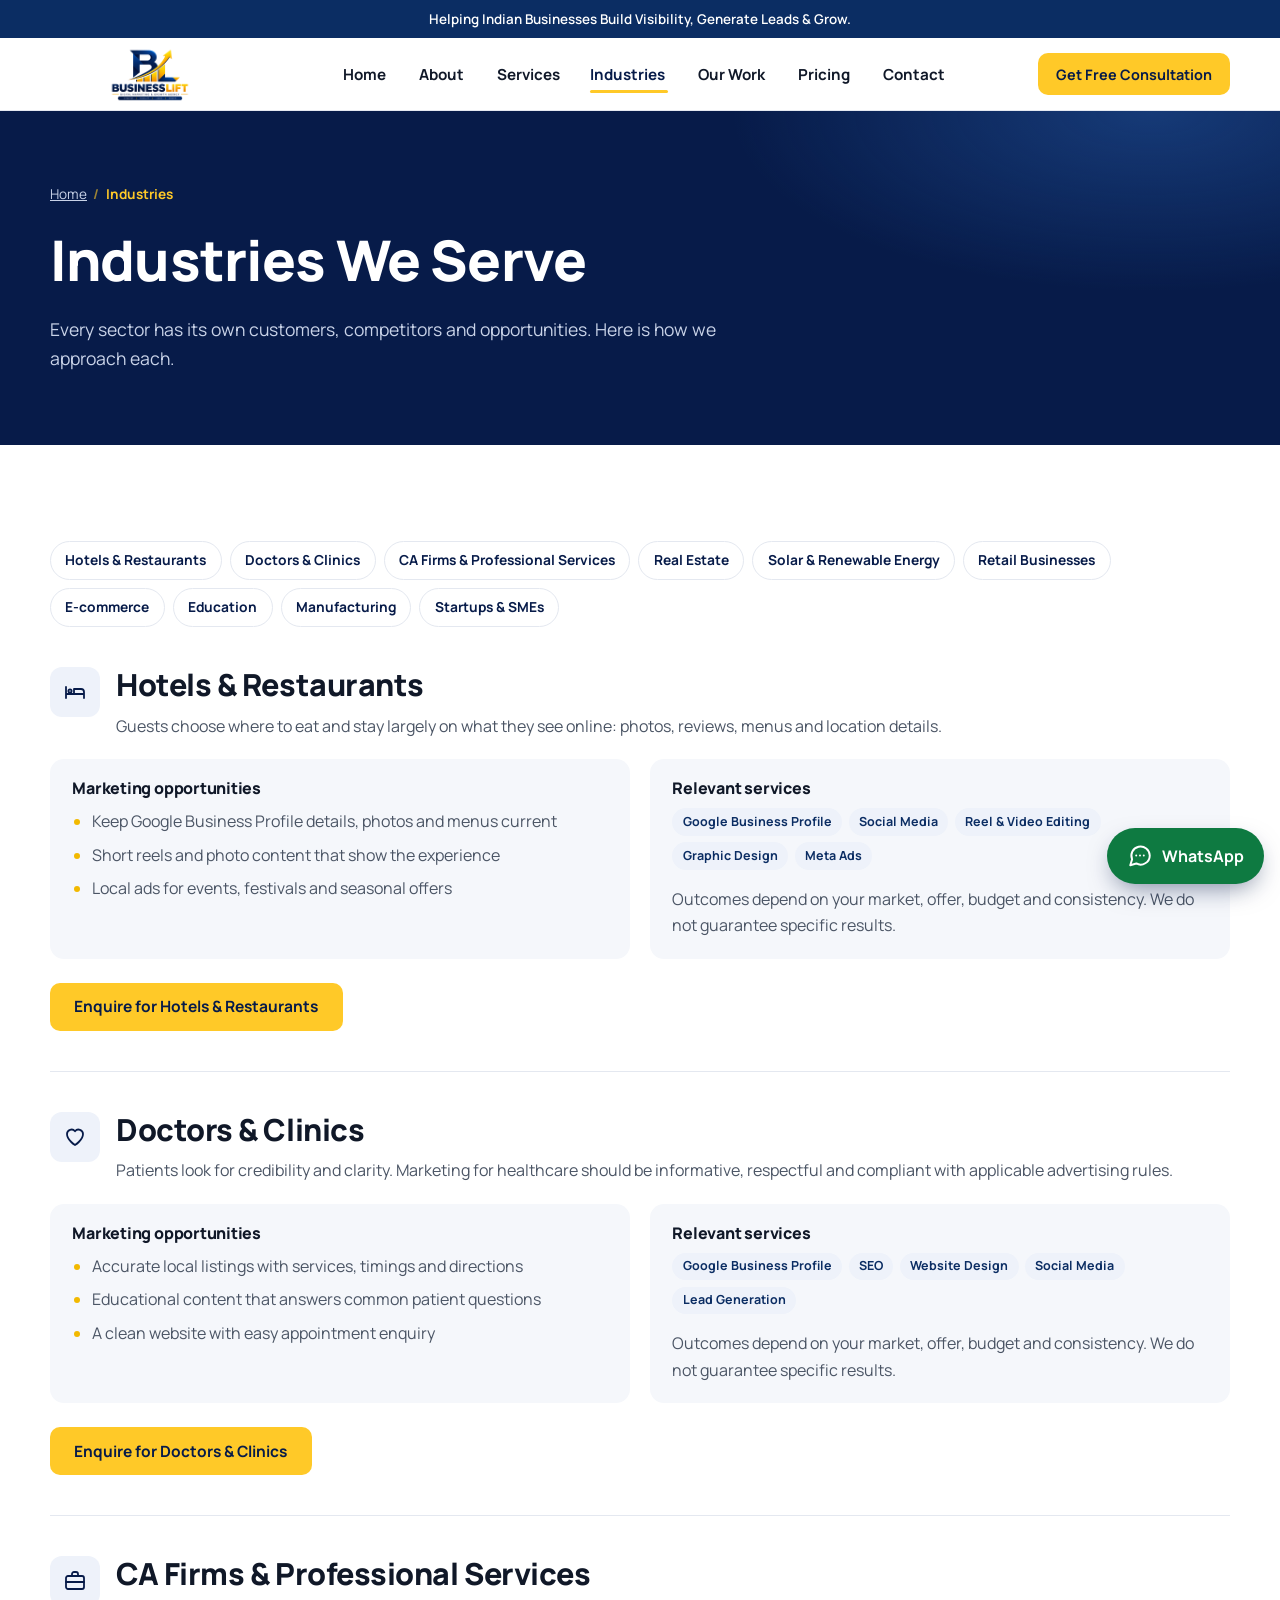
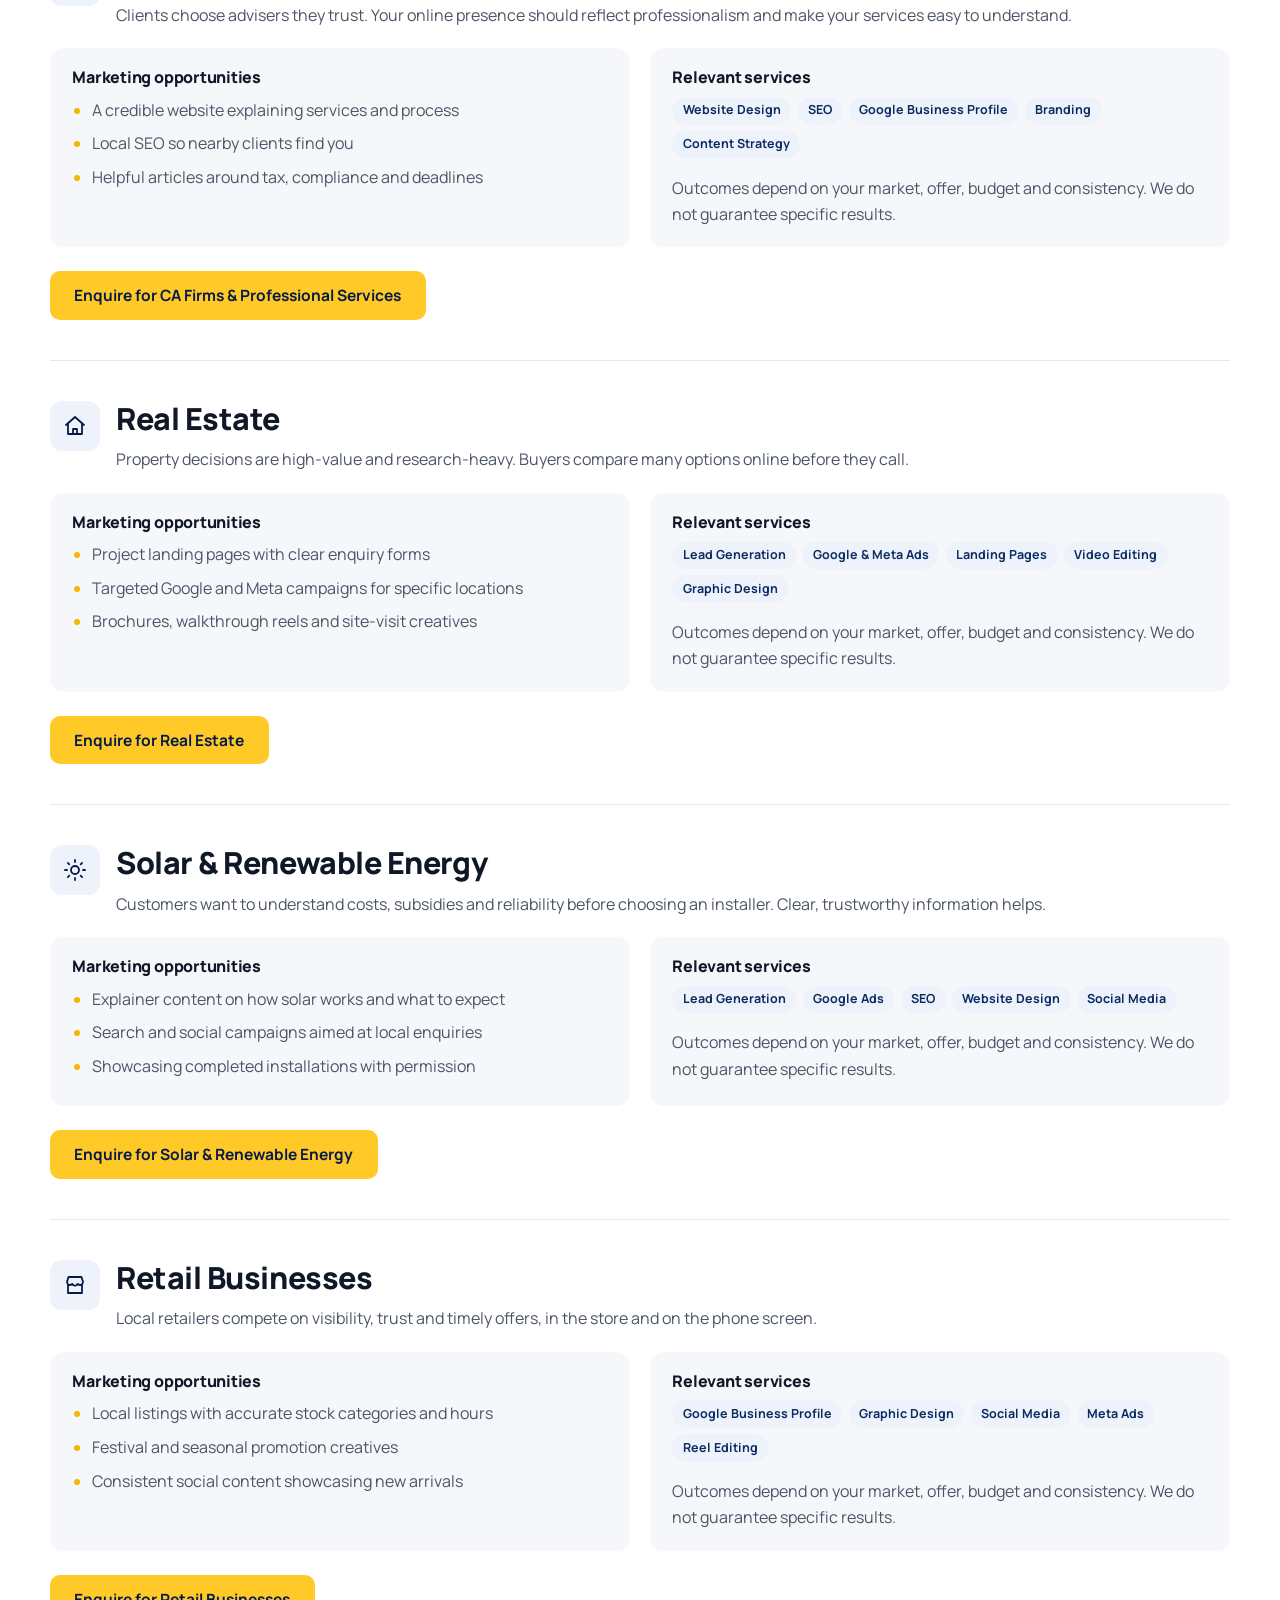
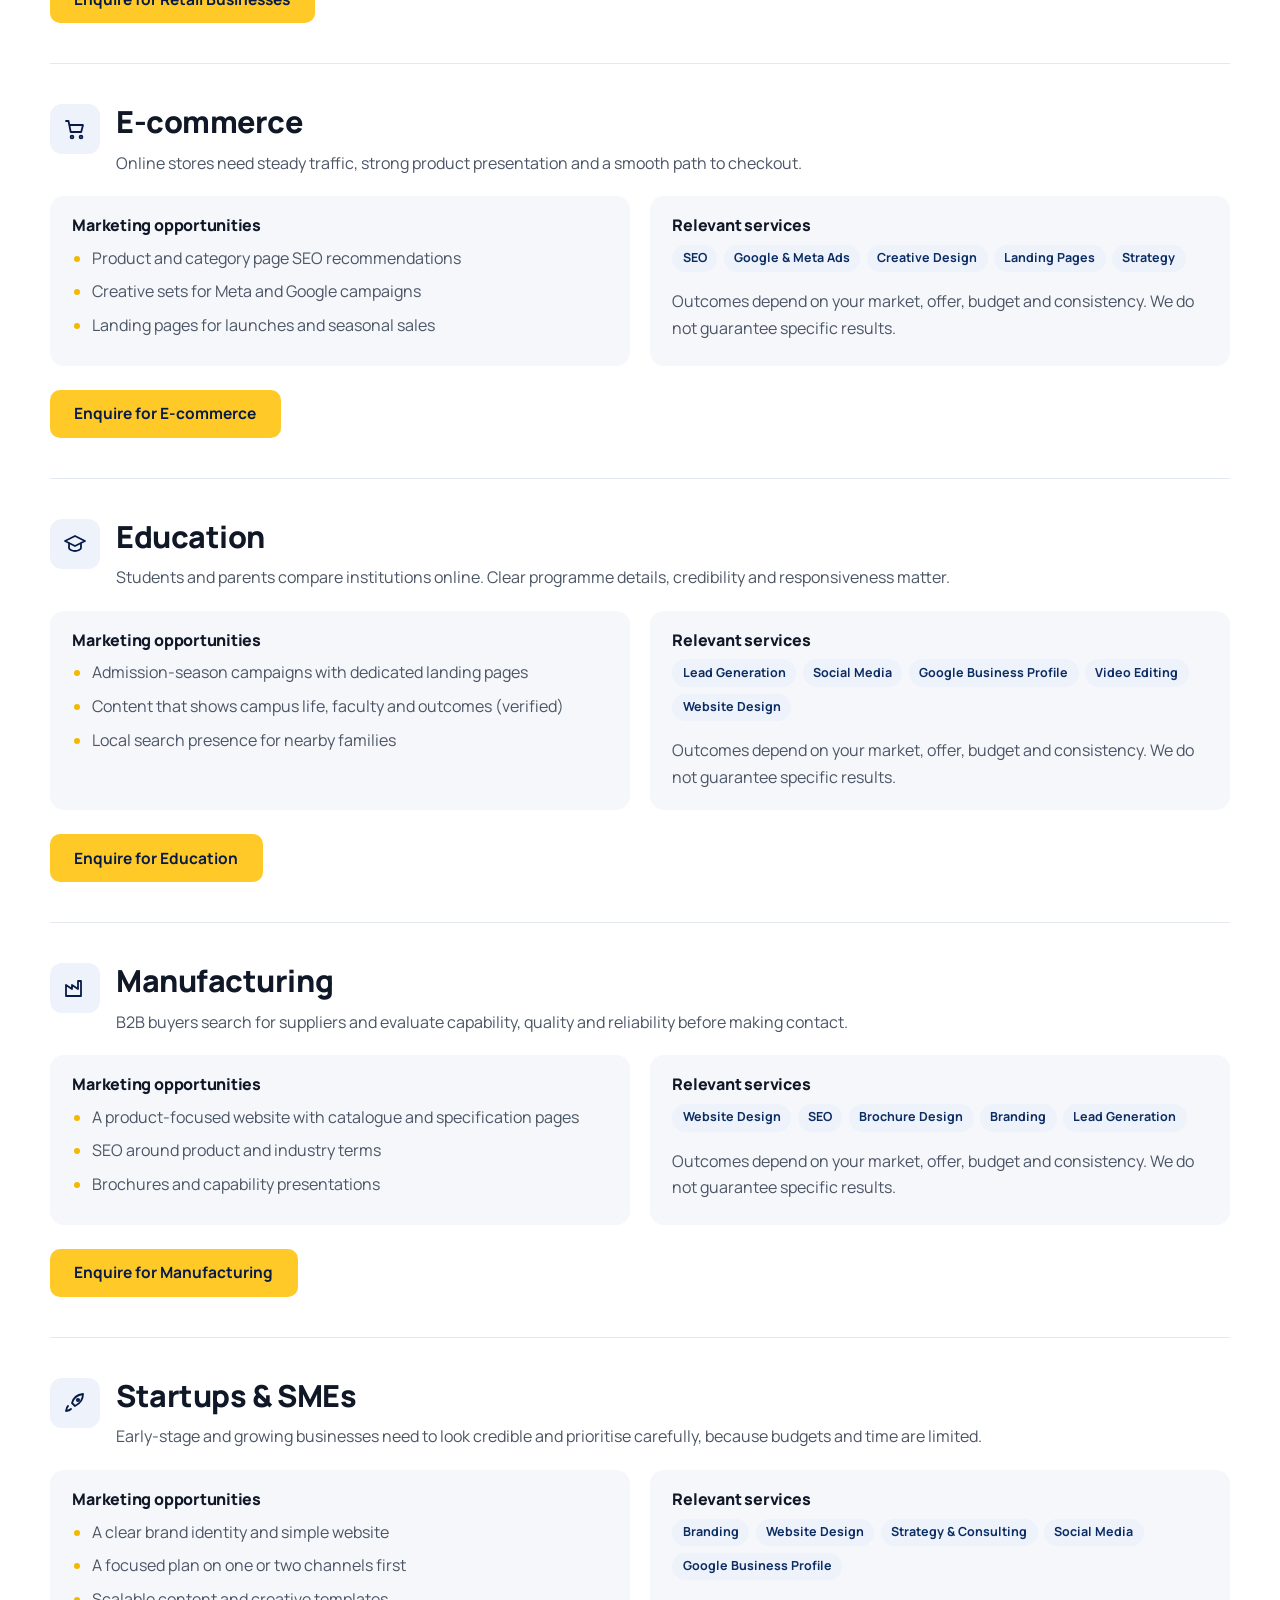
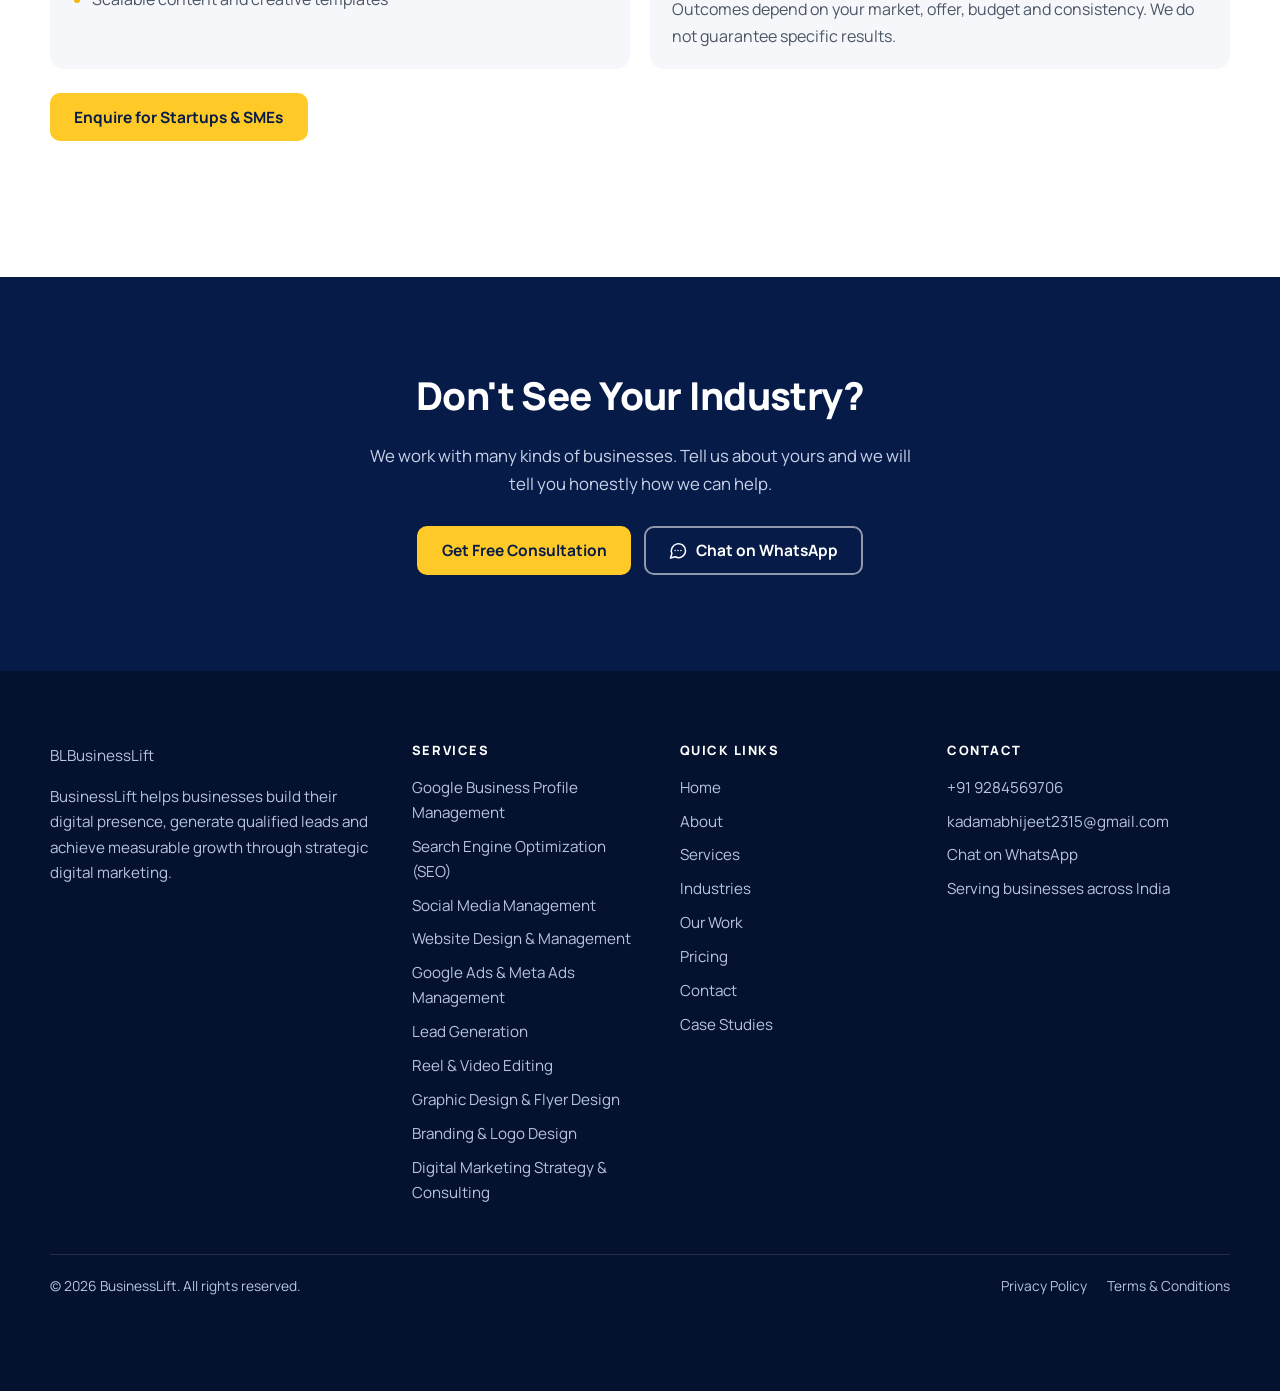
<file: industries.html>
<!DOCTYPE html>
<html lang="en-IN">
<head>
<meta charset="utf-8">
<meta name="viewport" content="width=device-width, initial-scale=1">
<title>Industries We Serve | Digital Marketing for Indian Businesses | BusinessLift</title>
<meta name="description" content="Digital marketing for hotels and restaurants, clinics, CA firms, real estate, solar, retail, e-commerce, education, manufacturing, startups and SMEs.">
<link rel="canonical" href="https://www.your-domain.com/industries.html">
<meta name="theme-color" content="#071B49">
<meta property="og:type" content="website">
<meta property="og:site_name" content="BusinessLift">
<meta property="og:locale" content="en_IN">
<meta property="og:title" content="Industries We Serve | Digital Marketing for Indian Businesses | BusinessLift">
<meta property="og:description" content="Digital marketing for hotels and restaurants, clinics, CA firms, real estate, solar, retail, e-commerce, education, manufacturing, startups and SMEs.">
<meta property="og:url" content="https://www.your-domain.com/industries.html">
<meta property="og:image" content="https://www.your-domain.com/assets/images/og-image.png">
<meta name="twitter:card" content="summary_large_image">
<meta name="twitter:title" content="Industries We Serve | Digital Marketing for Indian Businesses | BusinessLift">
<meta name="twitter:description" content="Digital marketing for hotels and restaurants, clinics, CA firms, real estate, solar, retail, e-commerce, education, manufacturing, startups and SMEs.">
<meta name="twitter:image" content="https://www.your-domain.com/assets/images/og-image.png">
<link rel="icon" href="assets/icons/favicon.svg" type="image/svg+xml">
<link rel="preconnect" href="https://fonts.googleapis.com">
<link rel="preconnect" href="https://fonts.gstatic.com" crossorigin>
<link rel="stylesheet" href="https://fonts.googleapis.com/css2?family=Manrope:wght@400;500;600;700;800&amp;display=swap">
<link rel="stylesheet" href="css/styles.css">
<link rel="stylesheet" href="css/responsive.css">
<script>document.documentElement.classList.add("js");</script>
<script type="application/ld+json">{"@context": "https://schema.org", "@type": "BreadcrumbList", "itemListElement": [{"@type": "ListItem", "position": 1, "name": "Home", "item": "https://www.your-domain.com/"}, {"@type": "ListItem", "position": 2, "name": "Industries", "item": "https://www.your-domain.com/industries.html"}]}</script>
</head>
<body>
<a class="skip-link" href="#main">Skip to main content</a>
<div class="announce"><p>Helping Indian Businesses Build Visibility, Generate Leads &amp; Grow.</p></div>
<header class="site-header" data-header>
  <div class="container header-inner">
<a class="logo" href="index.html" aria-label="BusinessLift, home">
          <img
            src="assets/logo/businesslift-logo.png"
            alt="BusinessLift Logo"
          />
        </a>    <nav id="site-nav" class="site-nav" aria-label="Primary">
      <ul>
        <li><a href="index.html">Home</a></li>
        <li><a href="about.html">About</a></li>
        <li><a href="services.html">Services</a></li>
        <li><a href="industries.html" aria-current="page">Industries</a></li>
        <li><a href="portfolio.html">Our Work</a></li>
        <li><a href="pricing.html">Pricing</a></li>
      
        <li><a href="contact.html">Contact</a></li>
      </ul>
      <a class="btn btn-primary nav-cta-mobile" href="contact.html">Get Free Consultation</a>
    </nav>
    <a class="btn btn-primary btn-sm header-cta" href="contact.html">Get Free Consultation</a>
    <button class="nav-toggle" type="button" aria-expanded="false" aria-controls="site-nav" aria-label="Open menu"><span class="bars"></span></button>
  </div>
</header>
<main id="main">
<section class="page-hero"><div class="container"><nav class="breadcrumb" aria-label="Breadcrumb"><ol><li><a href="index.html">Home</a></li><li aria-current="page">Industries</li></ol></nav><h1>Industries We Serve</h1><p class="lead">Every sector has its own customers, competitors and opportunities. Here is how we approach each.</p></div></section>
<section class="section" aria-label="Industry details">
  <div class="container">
    <nav aria-label="Jump to an industry"><ul class="chip-list"><li><a href="#hotels-restaurants">Hotels &amp; Restaurants</a></li>
<li><a href="#doctors-clinics">Doctors &amp; Clinics</a></li>
<li><a href="#ca-professional-services">CA Firms &amp; Professional Services</a></li>
<li><a href="#real-estate">Real Estate</a></li>
<li><a href="#solar-renewable-energy">Solar &amp; Renewable Energy</a></li>
<li><a href="#retail">Retail Businesses</a></li>
<li><a href="#ecommerce">E-commerce</a></li>
<li><a href="#education">Education</a></li>
<li><a href="#manufacturing">Manufacturing</a></li>
<li><a href="#startups-smes">Startups &amp; SMEs</a></li></ul></nav>
    <article class="service-block reveal" id="hotels-restaurants" aria-labelledby="hotels-restaurants-title">
  <div class="service-block-head"><div class="icon-box"><svg class="icon" width="24" height="24" viewBox="0 0 24 24" fill="none" stroke="currentColor" stroke-width="1.8" stroke-linecap="round" stroke-linejoin="round" aria-hidden="true" focusable="false"><path d="M3 18V7M3 14h18v4M21 14v-2a3 3 0 0 0-3-3h-7v5"/><circle cx="7" cy="11" r="1.6"/></svg></div><div><h2 id="hotels-restaurants-title">Hotels &amp; Restaurants</h2><p>Guests choose where to eat and stay largely on what they see online: photos, reviews, menus and location details.</p></div></div>
  <div class="detail-grid">
    <div class="panel"><h3>Marketing opportunities</h3><ul class="plain-list"><li>Keep Google Business Profile details, photos and menus current</li><li>Short reels and photo content that show the experience</li><li>Local ads for events, festivals and seasonal offers</li></ul></div>
    <div class="panel"><h3>Relevant services</h3><ul class="tag-list"><li>Google Business Profile</li><li>Social Media</li><li>Reel &amp; Video Editing</li><li>Graphic Design</li><li>Meta Ads</li></ul><p>Outcomes depend on your market, offer, budget and consistency. We do not guarantee specific results.</p></div>
  </div>
  <div class="btn-row"><a class="btn btn-primary" href="https://wa.me/919284569706" data-wa="social" target="_blank" rel="noopener noreferrer">Enquire for Hotels &amp; Restaurants</a></div>
</article>
<article class="service-block reveal" id="doctors-clinics" aria-labelledby="doctors-clinics-title">
  <div class="service-block-head"><div class="icon-box"><svg class="icon" width="24" height="24" viewBox="0 0 24 24" fill="none" stroke="currentColor" stroke-width="1.8" stroke-linecap="round" stroke-linejoin="round" aria-hidden="true" focusable="false"><path d="M12 20s-8-5-8-11a4.5 4.5 0 0 1 8-2.8A4.5 4.5 0 0 1 20 9c0 6-8 11-8 11z"/></svg></div><div><h2 id="doctors-clinics-title">Doctors &amp; Clinics</h2><p>Patients look for credibility and clarity. Marketing for healthcare should be informative, respectful and compliant with applicable advertising rules.</p></div></div>
  <div class="detail-grid">
    <div class="panel"><h3>Marketing opportunities</h3><ul class="plain-list"><li>Accurate local listings with services, timings and directions</li><li>Educational content that answers common patient questions</li><li>A clean website with easy appointment enquiry</li></ul></div>
    <div class="panel"><h3>Relevant services</h3><ul class="tag-list"><li>Google Business Profile</li><li>SEO</li><li>Website Design</li><li>Social Media</li><li>Lead Generation</li></ul><p>Outcomes depend on your market, offer, budget and consistency. We do not guarantee specific results.</p></div>
  </div>
  <div class="btn-row"><a class="btn btn-primary" href="https://wa.me/919284569706" data-wa="gbp" target="_blank" rel="noopener noreferrer">Enquire for Doctors &amp; Clinics</a></div>
</article>
<article class="service-block reveal" id="ca-professional-services" aria-labelledby="ca-professional-services-title">
  <div class="service-block-head"><div class="icon-box"><svg class="icon" width="24" height="24" viewBox="0 0 24 24" fill="none" stroke="currentColor" stroke-width="1.8" stroke-linecap="round" stroke-linejoin="round" aria-hidden="true" focusable="false"><rect x="3" y="7" width="18" height="13" rx="2"/><path d="M9 7V5a2 2 0 0 1 2-2h2a2 2 0 0 1 2 2v2M3 13h18"/></svg></div><div><h2 id="ca-professional-services-title">CA Firms &amp; Professional Services</h2><p>Clients choose advisers they trust. Your online presence should reflect professionalism and make your services easy to understand.</p></div></div>
  <div class="detail-grid">
    <div class="panel"><h3>Marketing opportunities</h3><ul class="plain-list"><li>A credible website explaining services and process</li><li>Local SEO so nearby clients find you</li><li>Helpful articles around tax, compliance and deadlines</li></ul></div>
    <div class="panel"><h3>Relevant services</h3><ul class="tag-list"><li>Website Design</li><li>SEO</li><li>Google Business Profile</li><li>Branding</li><li>Content Strategy</li></ul><p>Outcomes depend on your market, offer, budget and consistency. We do not guarantee specific results.</p></div>
  </div>
  <div class="btn-row"><a class="btn btn-primary" href="https://wa.me/919284569706" data-wa="website" target="_blank" rel="noopener noreferrer">Enquire for CA Firms &amp; Professional Services</a></div>
</article>
<article class="service-block reveal" id="real-estate" aria-labelledby="real-estate-title">
  <div class="service-block-head"><div class="icon-box"><svg class="icon" width="24" height="24" viewBox="0 0 24 24" fill="none" stroke="currentColor" stroke-width="1.8" stroke-linecap="round" stroke-linejoin="round" aria-hidden="true" focusable="false"><path d="m3 11 9-8 9 8"/><path d="M5 10v10h14V10M10 20v-5h4v5"/></svg></div><div><h2 id="real-estate-title">Real Estate</h2><p>Property decisions are high-value and research-heavy. Buyers compare many options online before they call.</p></div></div>
  <div class="detail-grid">
    <div class="panel"><h3>Marketing opportunities</h3><ul class="plain-list"><li>Project landing pages with clear enquiry forms</li><li>Targeted Google and Meta campaigns for specific locations</li><li>Brochures, walkthrough reels and site-visit creatives</li></ul></div>
    <div class="panel"><h3>Relevant services</h3><ul class="tag-list"><li>Lead Generation</li><li>Google &amp; Meta Ads</li><li>Landing Pages</li><li>Video Editing</li><li>Graphic Design</li></ul><p>Outcomes depend on your market, offer, budget and consistency. We do not guarantee specific results.</p></div>
  </div>
  <div class="btn-row"><a class="btn btn-primary" href="https://wa.me/919284569706" data-wa="leads" target="_blank" rel="noopener noreferrer">Enquire for Real Estate</a></div>
</article>
<article class="service-block reveal" id="solar-renewable-energy" aria-labelledby="solar-renewable-energy-title">
  <div class="service-block-head"><div class="icon-box"><svg class="icon" width="24" height="24" viewBox="0 0 24 24" fill="none" stroke="currentColor" stroke-width="1.8" stroke-linecap="round" stroke-linejoin="round" aria-hidden="true" focusable="false"><circle cx="12" cy="12" r="4"/><path d="M12 2v2M12 20v2M2 12h2M20 12h2M4.9 4.9l1.4 1.4M17.7 17.7l1.4 1.4M4.9 19.1l1.4-1.4M17.7 6.3l1.4-1.4"/></svg></div><div><h2 id="solar-renewable-energy-title">Solar &amp; Renewable Energy</h2><p>Customers want to understand costs, subsidies and reliability before choosing an installer. Clear, trustworthy information helps.</p></div></div>
  <div class="detail-grid">
    <div class="panel"><h3>Marketing opportunities</h3><ul class="plain-list"><li>Explainer content on how solar works and what to expect</li><li>Search and social campaigns aimed at local enquiries</li><li>Showcasing completed installations with permission</li></ul></div>
    <div class="panel"><h3>Relevant services</h3><ul class="tag-list"><li>Lead Generation</li><li>Google Ads</li><li>SEO</li><li>Website Design</li><li>Social Media</li></ul><p>Outcomes depend on your market, offer, budget and consistency. We do not guarantee specific results.</p></div>
  </div>
  <div class="btn-row"><a class="btn btn-primary" href="https://wa.me/919284569706" data-wa="ads" target="_blank" rel="noopener noreferrer">Enquire for Solar &amp; Renewable Energy</a></div>
</article>
<article class="service-block reveal" id="retail" aria-labelledby="retail-title">
  <div class="service-block-head"><div class="icon-box"><svg class="icon" width="24" height="24" viewBox="0 0 24 24" fill="none" stroke="currentColor" stroke-width="1.8" stroke-linecap="round" stroke-linejoin="round" aria-hidden="true" focusable="false"><path d="M4 9 5.5 4h13L20 9a3 3 0 0 1-5.3 1.9 3 3 0 0 1-5.4 0A3 3 0 0 1 4 9z"/><path d="M5 12v8h14v-8"/></svg></div><div><h2 id="retail-title">Retail Businesses</h2><p>Local retailers compete on visibility, trust and timely offers, in the store and on the phone screen.</p></div></div>
  <div class="detail-grid">
    <div class="panel"><h3>Marketing opportunities</h3><ul class="plain-list"><li>Local listings with accurate stock categories and hours</li><li>Festival and seasonal promotion creatives</li><li>Consistent social content showcasing new arrivals</li></ul></div>
    <div class="panel"><h3>Relevant services</h3><ul class="tag-list"><li>Google Business Profile</li><li>Graphic Design</li><li>Social Media</li><li>Meta Ads</li><li>Reel Editing</li></ul><p>Outcomes depend on your market, offer, budget and consistency. We do not guarantee specific results.</p></div>
  </div>
  <div class="btn-row"><a class="btn btn-primary" href="https://wa.me/919284569706" data-wa="design" target="_blank" rel="noopener noreferrer">Enquire for Retail Businesses</a></div>
</article>
<article class="service-block reveal" id="ecommerce" aria-labelledby="ecommerce-title">
  <div class="service-block-head"><div class="icon-box"><svg class="icon" width="24" height="24" viewBox="0 0 24 24" fill="none" stroke="currentColor" stroke-width="1.8" stroke-linecap="round" stroke-linejoin="round" aria-hidden="true" focusable="false"><circle cx="9" cy="20" r="1.4"/><circle cx="18" cy="20" r="1.4"/><path d="M3 4h2.5l2.2 11h10.5L20 8H6.5"/></svg></div><div><h2 id="ecommerce-title">E-commerce</h2><p>Online stores need steady traffic, strong product presentation and a smooth path to checkout.</p></div></div>
  <div class="detail-grid">
    <div class="panel"><h3>Marketing opportunities</h3><ul class="plain-list"><li>Product and category page SEO recommendations</li><li>Creative sets for Meta and Google campaigns</li><li>Landing pages for launches and seasonal sales</li></ul></div>
    <div class="panel"><h3>Relevant services</h3><ul class="tag-list"><li>SEO</li><li>Google &amp; Meta Ads</li><li>Creative Design</li><li>Landing Pages</li><li>Strategy</li></ul><p>Outcomes depend on your market, offer, budget and consistency. We do not guarantee specific results.</p></div>
  </div>
  <div class="btn-row"><a class="btn btn-primary" href="https://wa.me/919284569706" data-wa="ads" target="_blank" rel="noopener noreferrer">Enquire for E-commerce</a></div>
</article>
<article class="service-block reveal" id="education" aria-labelledby="education-title">
  <div class="service-block-head"><div class="icon-box"><svg class="icon" width="24" height="24" viewBox="0 0 24 24" fill="none" stroke="currentColor" stroke-width="1.8" stroke-linecap="round" stroke-linejoin="round" aria-hidden="true" focusable="false"><path d="m2 9 10-5 10 5-10 5z"/><path d="M6 11.5V16c0 1.5 3 3 6 3s6-1.5 6-3v-4.5"/></svg></div><div><h2 id="education-title">Education</h2><p>Students and parents compare institutions online. Clear programme details, credibility and responsiveness matter.</p></div></div>
  <div class="detail-grid">
    <div class="panel"><h3>Marketing opportunities</h3><ul class="plain-list"><li>Admission-season campaigns with dedicated landing pages</li><li>Content that shows campus life, faculty and outcomes (verified)</li><li>Local search presence for nearby families</li></ul></div>
    <div class="panel"><h3>Relevant services</h3><ul class="tag-list"><li>Lead Generation</li><li>Social Media</li><li>Google Business Profile</li><li>Video Editing</li><li>Website Design</li></ul><p>Outcomes depend on your market, offer, budget and consistency. We do not guarantee specific results.</p></div>
  </div>
  <div class="btn-row"><a class="btn btn-primary" href="https://wa.me/919284569706" data-wa="leads" target="_blank" rel="noopener noreferrer">Enquire for Education</a></div>
</article>
<article class="service-block reveal" id="manufacturing" aria-labelledby="manufacturing-title">
  <div class="service-block-head"><div class="icon-box"><svg class="icon" width="24" height="24" viewBox="0 0 24 24" fill="none" stroke="currentColor" stroke-width="1.8" stroke-linecap="round" stroke-linejoin="round" aria-hidden="true" focusable="false"><path d="M3 20V9l6 4V9l6 4V5h3v15z"/></svg></div><div><h2 id="manufacturing-title">Manufacturing</h2><p>B2B buyers search for suppliers and evaluate capability, quality and reliability before making contact.</p></div></div>
  <div class="detail-grid">
    <div class="panel"><h3>Marketing opportunities</h3><ul class="plain-list"><li>A product-focused website with catalogue and specification pages</li><li>SEO around product and industry terms</li><li>Brochures and capability presentations</li></ul></div>
    <div class="panel"><h3>Relevant services</h3><ul class="tag-list"><li>Website Design</li><li>SEO</li><li>Brochure Design</li><li>Branding</li><li>Lead Generation</li></ul><p>Outcomes depend on your market, offer, budget and consistency. We do not guarantee specific results.</p></div>
  </div>
  <div class="btn-row"><a class="btn btn-primary" href="https://wa.me/919284569706" data-wa="website" target="_blank" rel="noopener noreferrer">Enquire for Manufacturing</a></div>
</article>
<article class="service-block reveal" id="startups-smes" aria-labelledby="startups-smes-title">
  <div class="service-block-head"><div class="icon-box"><svg class="icon" width="24" height="24" viewBox="0 0 24 24" fill="none" stroke="currentColor" stroke-width="1.8" stroke-linecap="round" stroke-linejoin="round" aria-hidden="true" focusable="false"><path d="M5 15c-1.5 1.5-2 5-2 5s3.5-.5 5-2"/><path d="M12 15 9 12c1-4 4-8 11-9 0 7-4 10-8 12z"/><circle cx="15" cy="9" r="1.2"/></svg></div><div><h2 id="startups-smes-title">Startups &amp; SMEs</h2><p>Early-stage and growing businesses need to look credible and prioritise carefully, because budgets and time are limited.</p></div></div>
  <div class="detail-grid">
    <div class="panel"><h3>Marketing opportunities</h3><ul class="plain-list"><li>A clear brand identity and simple website</li><li>A focused plan on one or two channels first</li><li>Scalable content and creative templates</li></ul></div>
    <div class="panel"><h3>Relevant services</h3><ul class="tag-list"><li>Branding</li><li>Website Design</li><li>Strategy &amp; Consulting</li><li>Social Media</li><li>Google Business Profile</li></ul><p>Outcomes depend on your market, offer, budget and consistency. We do not guarantee specific results.</p></div>
  </div>
  <div class="btn-row"><a class="btn btn-primary" href="https://wa.me/919284569706" data-wa="strategy" target="_blank" rel="noopener noreferrer">Enquire for Startups &amp; SMEs</a></div>
</article>
  </div>
</section>
<section class="section section--dark cta-band" aria-labelledby="cta-title">
  <div class="container reveal">
    <h2 id="cta-title">Don&#x27;t See Your Industry?</h2>
    <p>We work with many kinds of businesses. Tell us about yours and we will tell you honestly how we can help.</p>
    <div class="btn-row btn-row--center">
      <a class="btn btn-primary" href="contact.html">Get Free Consultation</a>
      <a class="btn btn-light" href="https://wa.me/919284569706" data-wa="general" target="_blank" rel="noopener noreferrer"><svg class="icon" width="20" height="20" viewBox="0 0 24 24" fill="none" stroke="currentColor" stroke-width="1.8" stroke-linecap="round" stroke-linejoin="round" aria-hidden="true" focusable="false"><path d="M21 11.5a8.4 8.4 0 0 1-12.4 7.4L3 20.5l1.7-5.4A8.5 8.5 0 1 1 21 11.5z"/><path d="M8.5 11.5h.01M12 11.5h.01M15.5 11.5h.01"/></svg>Chat on WhatsApp</a>
    </div>
  </div>
</section>

</main>
<footer class="site-footer">
  <div class="container">
    <div class="footer-grid">
      <div class="footer-brand">
        <a class="logo logo--light" href="index.html" aria-label="BusinessLift, home"><span class="logo-mark" aria-hidden="true">BL</span><span class="logo-text">Business<span>Lift</span></span></a>
        <p>BusinessLift helps businesses build their digital presence, generate qualified leads and achieve measurable growth through strategic digital marketing.</p>
        <div data-social-wrap hidden>
          <h2 class="sr-only">Social profiles</h2>
          <div class="social-list" data-social-list></div>
        </div>
      </div>
      <div>
        <h2>Services</h2>
        <ul>
        <li><a href="services.html#google-business-profile">Google Business Profile Management</a></li>
<li><a href="services.html#seo">Search Engine Optimization (SEO)</a></li>
<li><a href="services.html#social-media-management">Social Media Management</a></li>
<li><a href="services.html#website-design-management">Website Design &amp; Management</a></li>
<li><a href="services.html#google-ads-meta-ads">Google Ads &amp; Meta Ads Management</a></li>
<li><a href="services.html#lead-generation">Lead Generation</a></li>
<li><a href="services.html#reel-video-editing">Reel &amp; Video Editing</a></li>
<li><a href="services.html#graphic-design-flyers">Graphic Design &amp; Flyer Design</a></li>
<li><a href="services.html#branding-logo-design">Branding &amp; Logo Design</a></li>
<li><a href="services.html#digital-marketing-strategy">Digital Marketing Strategy &amp; Consulting</a></li>
        </ul>
      </div>
      <div>
        <h2>Quick Links</h2>
        <ul>
        <li><a href="index.html">Home</a></li>
<li><a href="about.html">About</a></li>
<li><a href="services.html">Services</a></li>
<li><a href="industries.html">Industries</a></li>
<li><a href="portfolio.html">Our Work</a></li>
<li><a href="pricing.html">Pricing</a></li>
<li><a href="contact.html">Contact</a></li>
        <li><a href="case-studies.html">Case Studies</a></li>
        </ul>
      </div>
      <div>
        <h2>Contact</h2>
        <ul>
          <li><a href="tel:+919284569706">+91 9284569706</a></li>
          <li><a href="mailto:kadamabhijeet2315@gmail.com">kadamabhijeet2315@gmail.com</a></li>
          <li><a href="https://wa.me/919284569706" data-wa="general" target="_blank" rel="noopener noreferrer">Chat on WhatsApp</a></li>
          <li>Serving businesses across India</li>
        </ul>
      </div>
    </div>
    <div class="footer-bottom">
      <p>&copy; <span data-year>2026</span> BusinessLift. All rights reserved.</p>
      <ul>
        <li><a href="privacy-policy.html">Privacy Policy</a></li>
        <li><a href="terms.html">Terms &amp; Conditions</a></li>
      </ul>
    </div>
  </div>
</footer>
<a class="wa-float" href="https://wa.me/919284569706" data-wa="general" target="_blank" rel="noopener noreferrer" aria-label="Chat with BusinessLift on WhatsApp (opens in a new tab)"><svg class="icon" width="26" height="26" viewBox="0 0 24 24" fill="none" stroke="currentColor" stroke-width="1.8" stroke-linecap="round" stroke-linejoin="round" aria-hidden="true" focusable="false"><path d="M21 11.5a8.4 8.4 0 0 1-12.4 7.4L3 20.5l1.7-5.4A8.5 8.5 0 1 1 21 11.5z"/><path d="M8.5 11.5h.01M12 11.5h.01M15.5 11.5h.01"/></svg><span class="wa-label">WhatsApp</span></a>
<script src="js/main.js" defer></script>
</body>
</html>
</file>
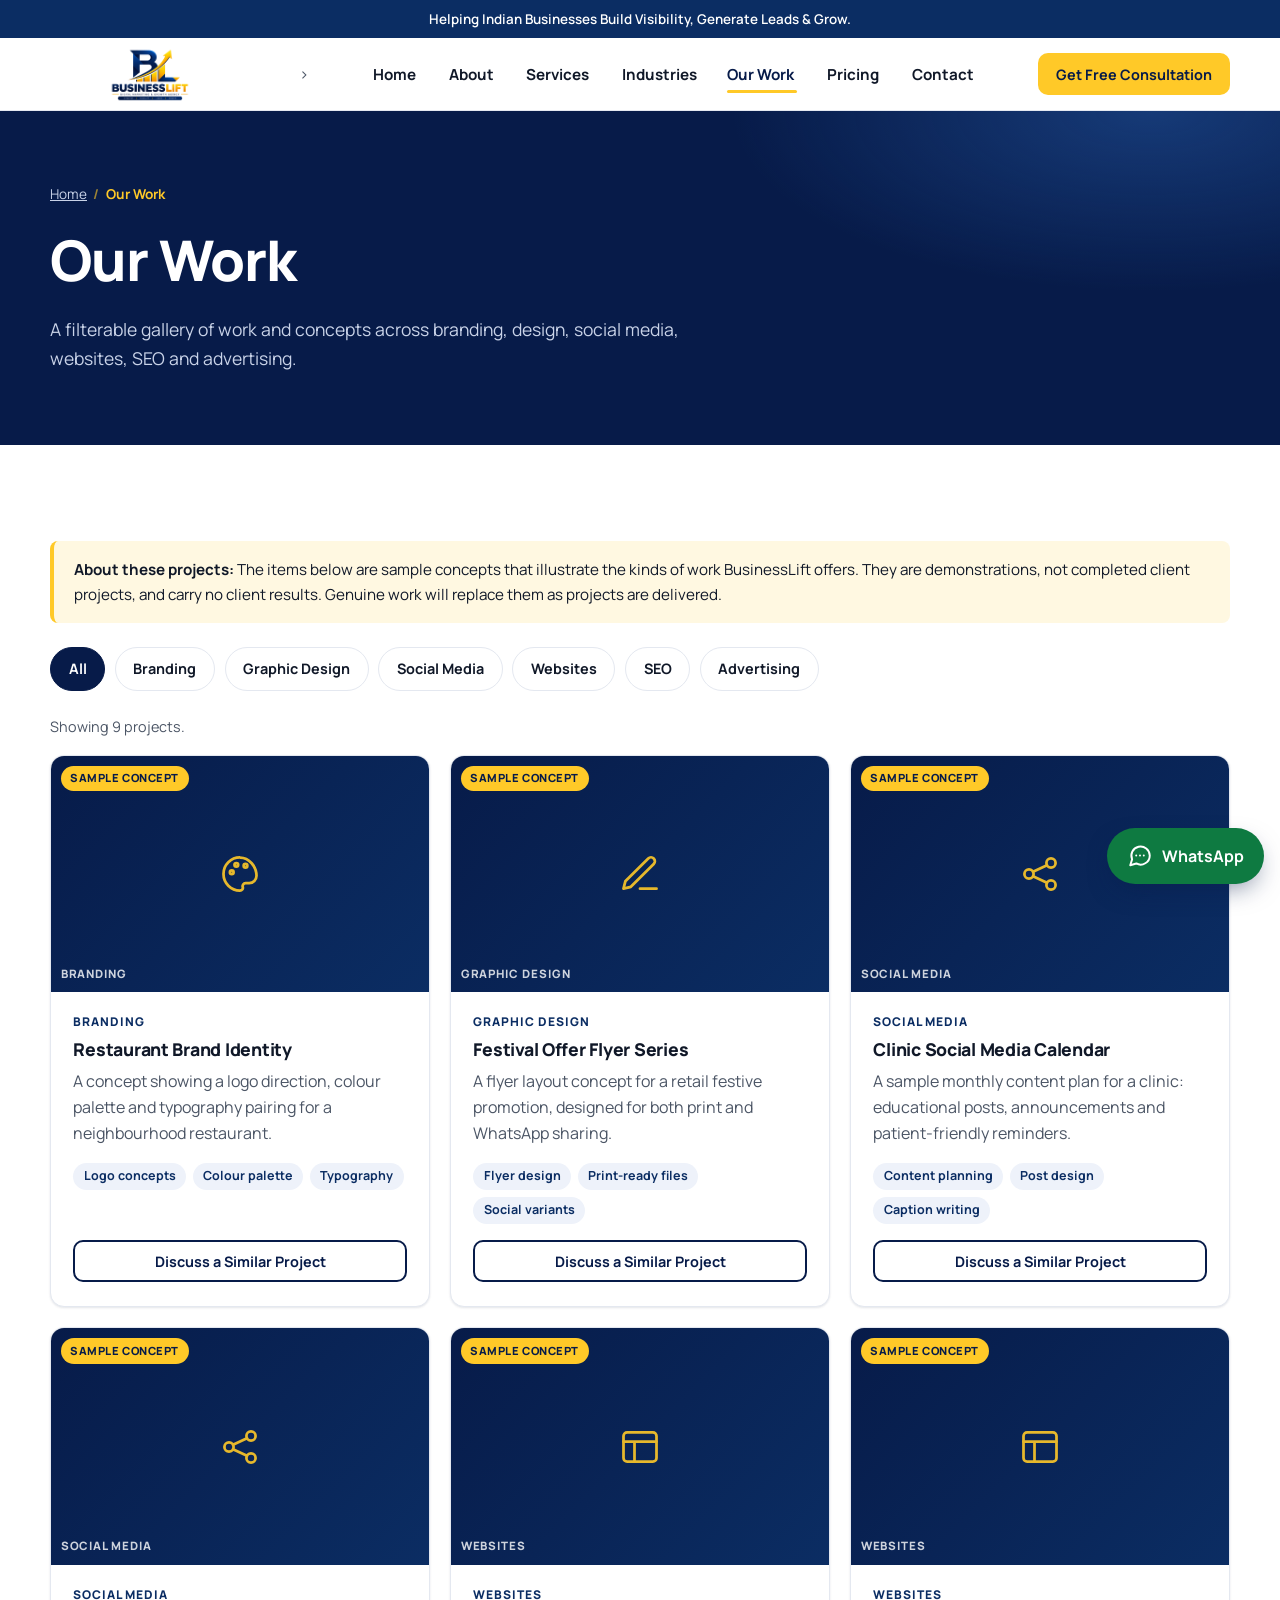
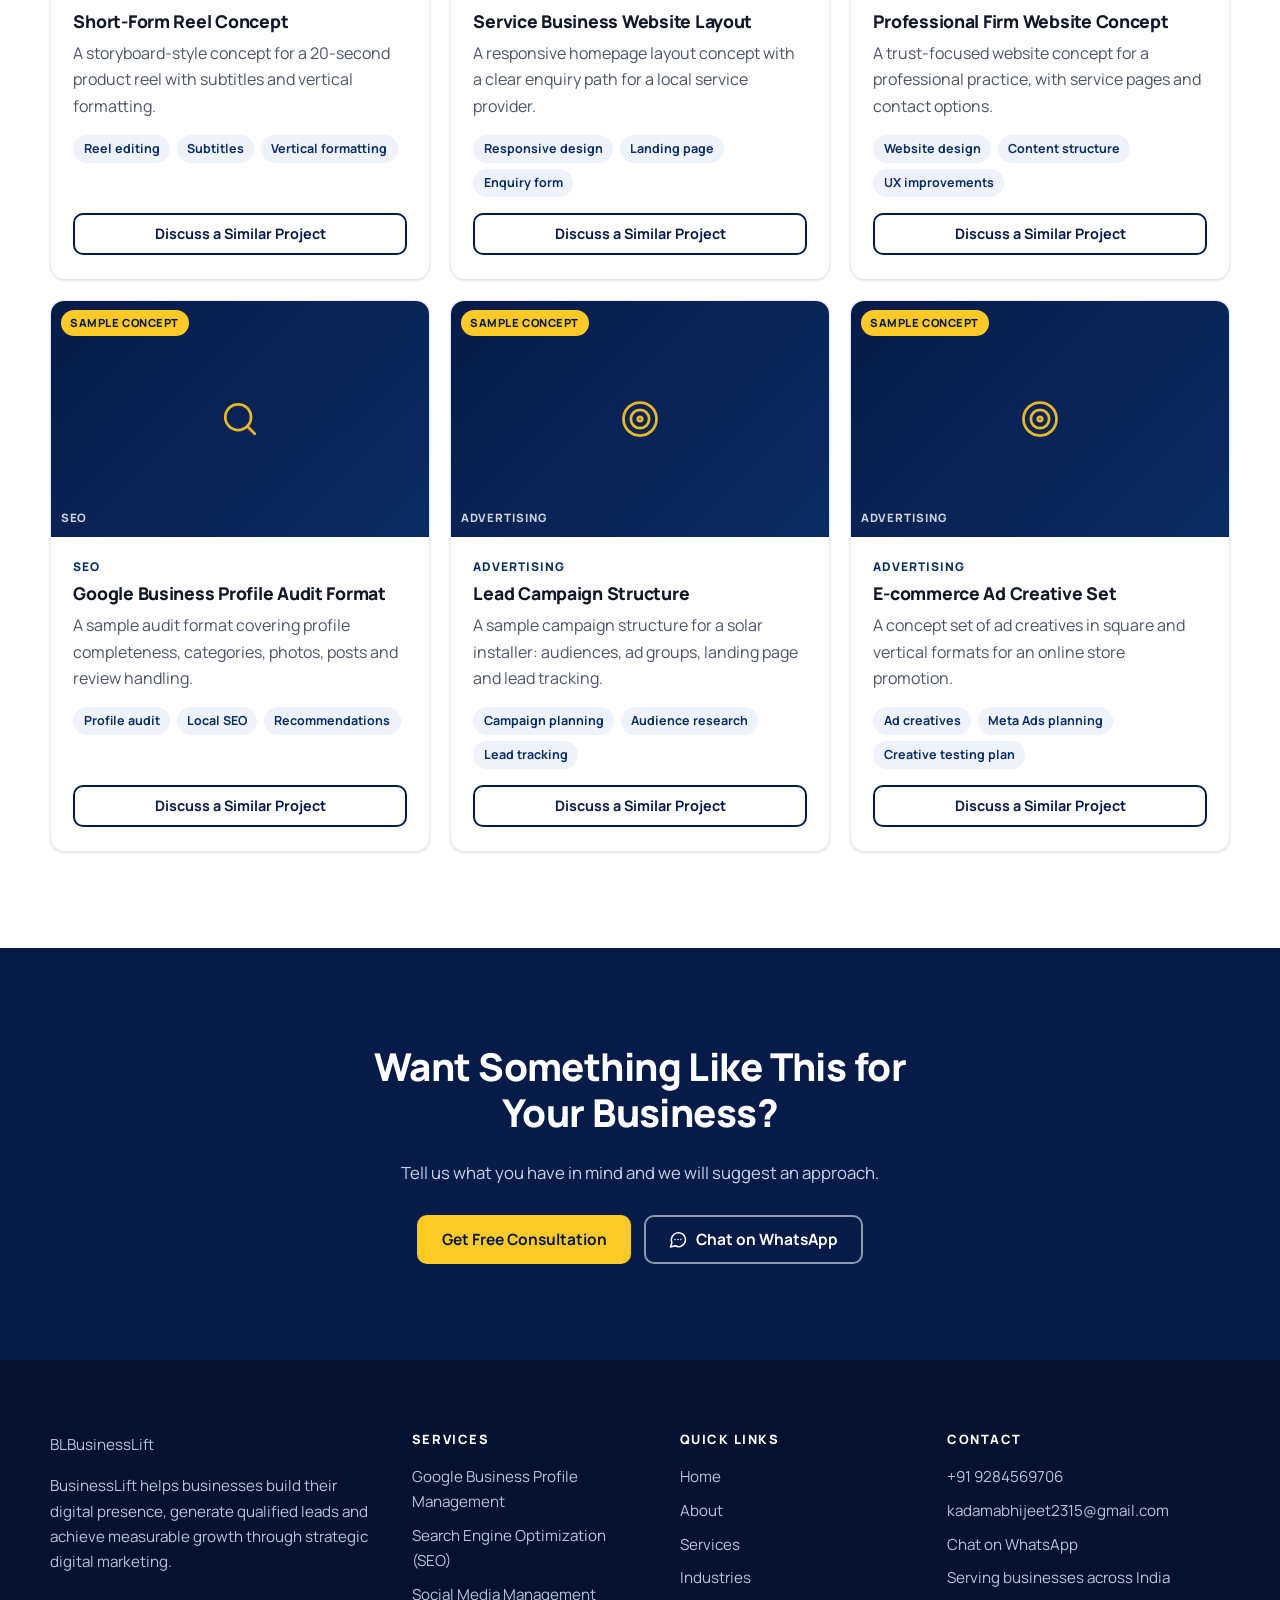
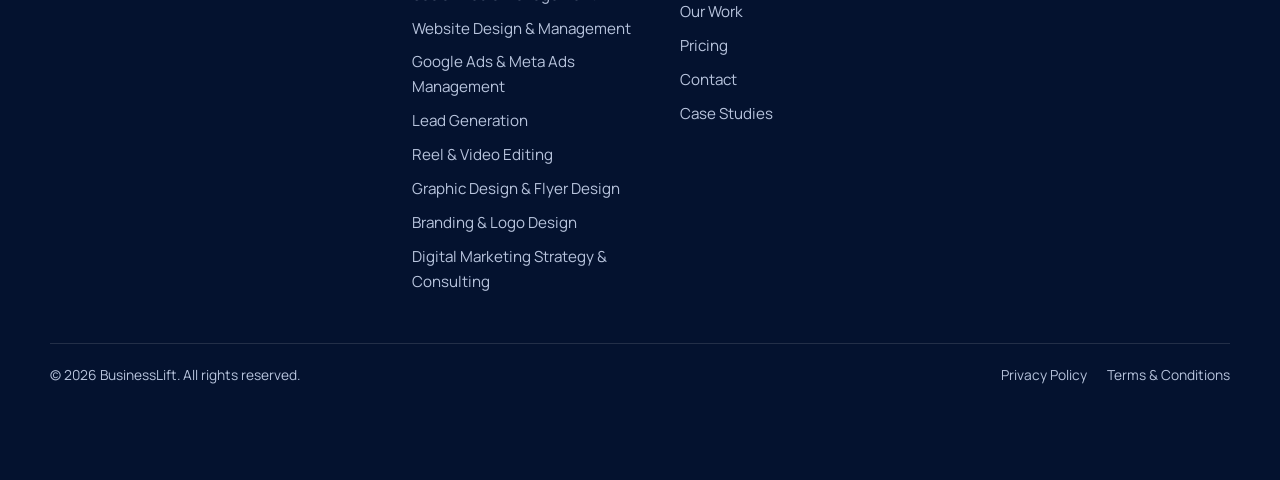
<file: portfolio.html>
<!doctype html>
<html lang="en-IN">
  <head>
    <meta charset="utf-8" />
    <meta name="viewport" content="width=device-width, initial-scale=1" />
    <title>Our Work | Portfolio | BusinessLift Digital Marketing Agency</title>
    <meta
      name="description"
      content="Browse BusinessLift sample concepts across branding, graphic design, social media, websites, SEO and advertising. Filter by category."
    />
    <link rel="canonical" href="https://www.your-domain.com/portfolio.html" />
    <meta name="theme-color" content="#071B49" />
    <meta property="og:type" content="website" />
    <meta property="og:site_name" content="BusinessLift" />
    <meta property="og:locale" content="en_IN" />
    <meta
      property="og:title"
      content="Our Work | Portfolio | BusinessLift Digital Marketing Agency"
    />
    <meta
      property="og:description"
      content="Browse BusinessLift sample concepts across branding, graphic design, social media, websites, SEO and advertising. Filter by category."
    />
    <meta
      property="og:url"
      content="https://www.your-domain.com/portfolio.html"
    />
    <meta
      property="og:image"
      content="https://www.your-domain.com/assets/images/og-image.png"
    />
    <meta name="twitter:card" content="summary_large_image" />
    <meta
      name="twitter:title"
      content="Our Work | Portfolio | BusinessLift Digital Marketing Agency"
    />
    <meta
      name="twitter:description"
      content="Browse BusinessLift sample concepts across branding, graphic design, social media, websites, SEO and advertising. Filter by category."
    />
    <meta
      name="twitter:image"
      content="https://www.your-domain.com/assets/images/og-image.png"
    />
    <link rel="icon" href="assets/icons/favicon.svg" type="image/svg+xml" />
    <link rel="preconnect" href="https://fonts.googleapis.com" />
    <link rel="preconnect" href="https://fonts.gstatic.com" crossorigin />
    <link
      rel="stylesheet"
      href="https://fonts.googleapis.com/css2?family=Manrope:wght@400;500;600;700;800&amp;display=swap"
    />
    <link rel="stylesheet" href="css/styles.css" />
    <link rel="stylesheet" href="css/responsive.css" />
    <script>
      document.documentElement.classList.add("js");
    </script>
    <script type="application/ld+json">
      {
        "@context": "https://schema.org",
        "@type": "BreadcrumbList",
        "itemListElement": [
          {
            "@type": "ListItem",
            "position": 1,
            "name": "Home",
            "item": "https://www.your-domain.com/"
          },
          {
            "@type": "ListItem",
            "position": 2,
            "name": "Our Work",
            "item": "https://www.your-domain.com/portfolio.html"
          }
        ]
      }
    </script>
  </head>
  <body>
    <a class="skip-link" href="#main">Skip to main content</a>
    <div class="announce">
      <p>
        Helping Indian Businesses Build Visibility, Generate Leads &amp; Grow.
      </p>
    </div>
    <header class="site-header" data-header>
      <div class="container header-inner">
       <a class="logo" href="index.html" aria-label="BusinessLift, home">
          <img
            src="assets/logo/businesslift-logo.png"
            alt="BusinessLift Logo"
          />
        </a>
        >
        <nav id="site-nav" class="site-nav" aria-label="Primary">
          <ul>
            <li><a href="index.html">Home</a></li>
            <li><a href="about.html">About</a></li>
            <li><a href="services.html">Services</a></li>
            <li><a href="industries.html">Industries</a></li>
            <li><a href="portfolio.html" aria-current="page">Our Work</a></li>
            <li><a href="pricing.html">Pricing</a></li>
           
            <li><a href="contact.html">Contact</a></li>
          </ul>
          <a class="btn btn-primary nav-cta-mobile" href="contact.html"
            >Get Free Consultation</a
          >
        </nav>
        <a class="btn btn-primary btn-sm header-cta" href="contact.html"
          >Get Free Consultation</a
        >
        <button
          class="nav-toggle"
          type="button"
          aria-expanded="false"
          aria-controls="site-nav"
          aria-label="Open menu"
        >
          <span class="bars"></span>
        </button>
      </div>
    </header>
    <main id="main">
      <section class="page-hero">
        <div class="container">
          <nav class="breadcrumb" aria-label="Breadcrumb">
            <ol>
              <li><a href="index.html">Home</a></li>
              <li aria-current="page">Our Work</li>
            </ol>
          </nav>
          <h1>Our Work</h1>
          <p class="lead">
            A filterable gallery of work and concepts across branding, design,
            social media, websites, SEO and advertising.
          </p>
        </div>
      </section>
      <section class="section" aria-labelledby="gallery-title">
        <div class="container">
          <div class="notice reveal">
            <p>
              <strong>About these projects:</strong> The items below are sample
              concepts that illustrate the kinds of work BusinessLift offers.
              They are demonstrations, not completed client projects, and carry
              no client results. Genuine work will replace them as projects are
              delivered.
            </p>
          </div>
          <h2 id="gallery-title" class="sr-only">Portfolio gallery</h2>
          <div
            id="portfolio-filters"
            class="filter-bar"
            role="group"
            aria-label="Filter projects by category"
          ></div>
          <p
            id="portfolio-count"
            class="result-count"
            role="status"
            aria-live="polite"
          ></p>
          <ul
            id="portfolio-grid"
            class="grid grid--2 grid--3"
            style="list-style: none; padding: 0; margin: 0"
          ></ul>
          <noscript
            ><p class="notice">
              The portfolio filter needs JavaScript. Please enable it, or
              <a href="contact.html">contact us</a> to see examples of our work.
            </p></noscript
          >
        </div>
      </section>
      <section
        class="section section--dark cta-band"
        aria-labelledby="cta-title"
      >
        <div class="container reveal">
          <h2 id="cta-title">Want Something Like This for Your Business?</h2>
          <p>Tell us what you have in mind and we will suggest an approach.</p>
          <div class="btn-row btn-row--center">
            <a class="btn btn-primary" href="contact.html"
              >Get Free Consultation</a
            >
            <a
              class="btn btn-light"
              href="https://wa.me/919284569706"
              data-wa="general"
              target="_blank"
              rel="noopener noreferrer"
              ><svg
                class="icon"
                width="20"
                height="20"
                viewBox="0 0 24 24"
                fill="none"
                stroke="currentColor"
                stroke-width="1.8"
                stroke-linecap="round"
                stroke-linejoin="round"
                aria-hidden="true"
                focusable="false"
              >
                <path
                  d="M21 11.5a8.4 8.4 0 0 1-12.4 7.4L3 20.5l1.7-5.4A8.5 8.5 0 1 1 21 11.5z"
                />
                <path d="M8.5 11.5h.01M12 11.5h.01M15.5 11.5h.01" /></svg
              >Chat on WhatsApp</a
            >
          </div>
        </div>
      </section>
    </main>
    <footer class="site-footer">
      <div class="container">
        <div class="footer-grid">
          <div class="footer-brand">
            <a
              class="logo logo--light"
              href="index.html"
              aria-label="BusinessLift, home"
              ><span class="logo-mark" aria-hidden="true">BL</span
              ><span class="logo-text">Business<span>Lift</span></span></a
            >
            <p>
              BusinessLift helps businesses build their digital presence,
              generate qualified leads and achieve measurable growth through
              strategic digital marketing.
            </p>
            <div data-social-wrap hidden>
              <h2 class="sr-only">Social profiles</h2>
              <div class="social-list" data-social-list></div>
            </div>
          </div>
          <div>
            <h2>Services</h2>
            <ul>
              <li>
                <a href="services.html#google-business-profile"
                  >Google Business Profile Management</a
                >
              </li>
              <li>
                <a href="services.html#seo">Search Engine Optimization (SEO)</a>
              </li>
              <li>
                <a href="services.html#social-media-management"
                  >Social Media Management</a
                >
              </li>
              <li>
                <a href="services.html#website-design-management"
                  >Website Design &amp; Management</a
                >
              </li>
              <li>
                <a href="services.html#google-ads-meta-ads"
                  >Google Ads &amp; Meta Ads Management</a
                >
              </li>
              <li>
                <a href="services.html#lead-generation">Lead Generation</a>
              </li>
              <li>
                <a href="services.html#reel-video-editing"
                  >Reel &amp; Video Editing</a
                >
              </li>
              <li>
                <a href="services.html#graphic-design-flyers"
                  >Graphic Design &amp; Flyer Design</a
                >
              </li>
              <li>
                <a href="services.html#branding-logo-design"
                  >Branding &amp; Logo Design</a
                >
              </li>
              <li>
                <a href="services.html#digital-marketing-strategy"
                  >Digital Marketing Strategy &amp; Consulting</a
                >
              </li>
            </ul>
          </div>
          <div>
            <h2>Quick Links</h2>
            <ul>
              <li><a href="index.html">Home</a></li>
              <li><a href="about.html">About</a></li>
              <li><a href="services.html">Services</a></li>
              <li><a href="industries.html">Industries</a></li>
              <li><a href="portfolio.html">Our Work</a></li>
              <li><a href="pricing.html">Pricing</a></li>
              <li><a href="contact.html">Contact</a></li>
              <li><a href="case-studies.html">Case Studies</a></li>
            </ul>
          </div>
          <div>
            <h2>Contact</h2>
            <ul>
              <li><a href="tel:+919284569706">+91 9284569706</a></li>
              <li>
                <a href="mailto:kadamabhijeet2315@gmail.com"
                  >kadamabhijeet2315@gmail.com</a
                >
              </li>
              <li>
                <a
                  href="https://wa.me/919284569706"
                  data-wa="general"
                  target="_blank"
                  rel="noopener noreferrer"
                  >Chat on WhatsApp</a
                >
              </li>
              <li>Serving businesses across India</li>
            </ul>
          </div>
        </div>
        <div class="footer-bottom">
          <p>
            &copy; <span data-year>2026</span> BusinessLift. All rights
            reserved.
          </p>
          <ul>
            <li><a href="privacy-policy.html">Privacy Policy</a></li>
            <li><a href="terms.html">Terms &amp; Conditions</a></li>
          </ul>
        </div>
      </div>
    </footer>
    <a
      class="wa-float"
      href="https://wa.me/919284569706"
      data-wa="general"
      target="_blank"
      rel="noopener noreferrer"
      aria-label="Chat with BusinessLift on WhatsApp (opens in a new tab)"
      ><svg
        class="icon"
        width="26"
        height="26"
        viewBox="0 0 24 24"
        fill="none"
        stroke="currentColor"
        stroke-width="1.8"
        stroke-linecap="round"
        stroke-linejoin="round"
        aria-hidden="true"
        focusable="false"
      >
        <path
          d="M21 11.5a8.4 8.4 0 0 1-12.4 7.4L3 20.5l1.7-5.4A8.5 8.5 0 1 1 21 11.5z"
        />
        <path d="M8.5 11.5h.01M12 11.5h.01M15.5 11.5h.01" /></svg
      ><span class="wa-label">WhatsApp</span></a
    >
    <script src="js/main.js" defer></script>
    <script src="js/portfolio.js" defer></script>
  </body>
</html>
</file>
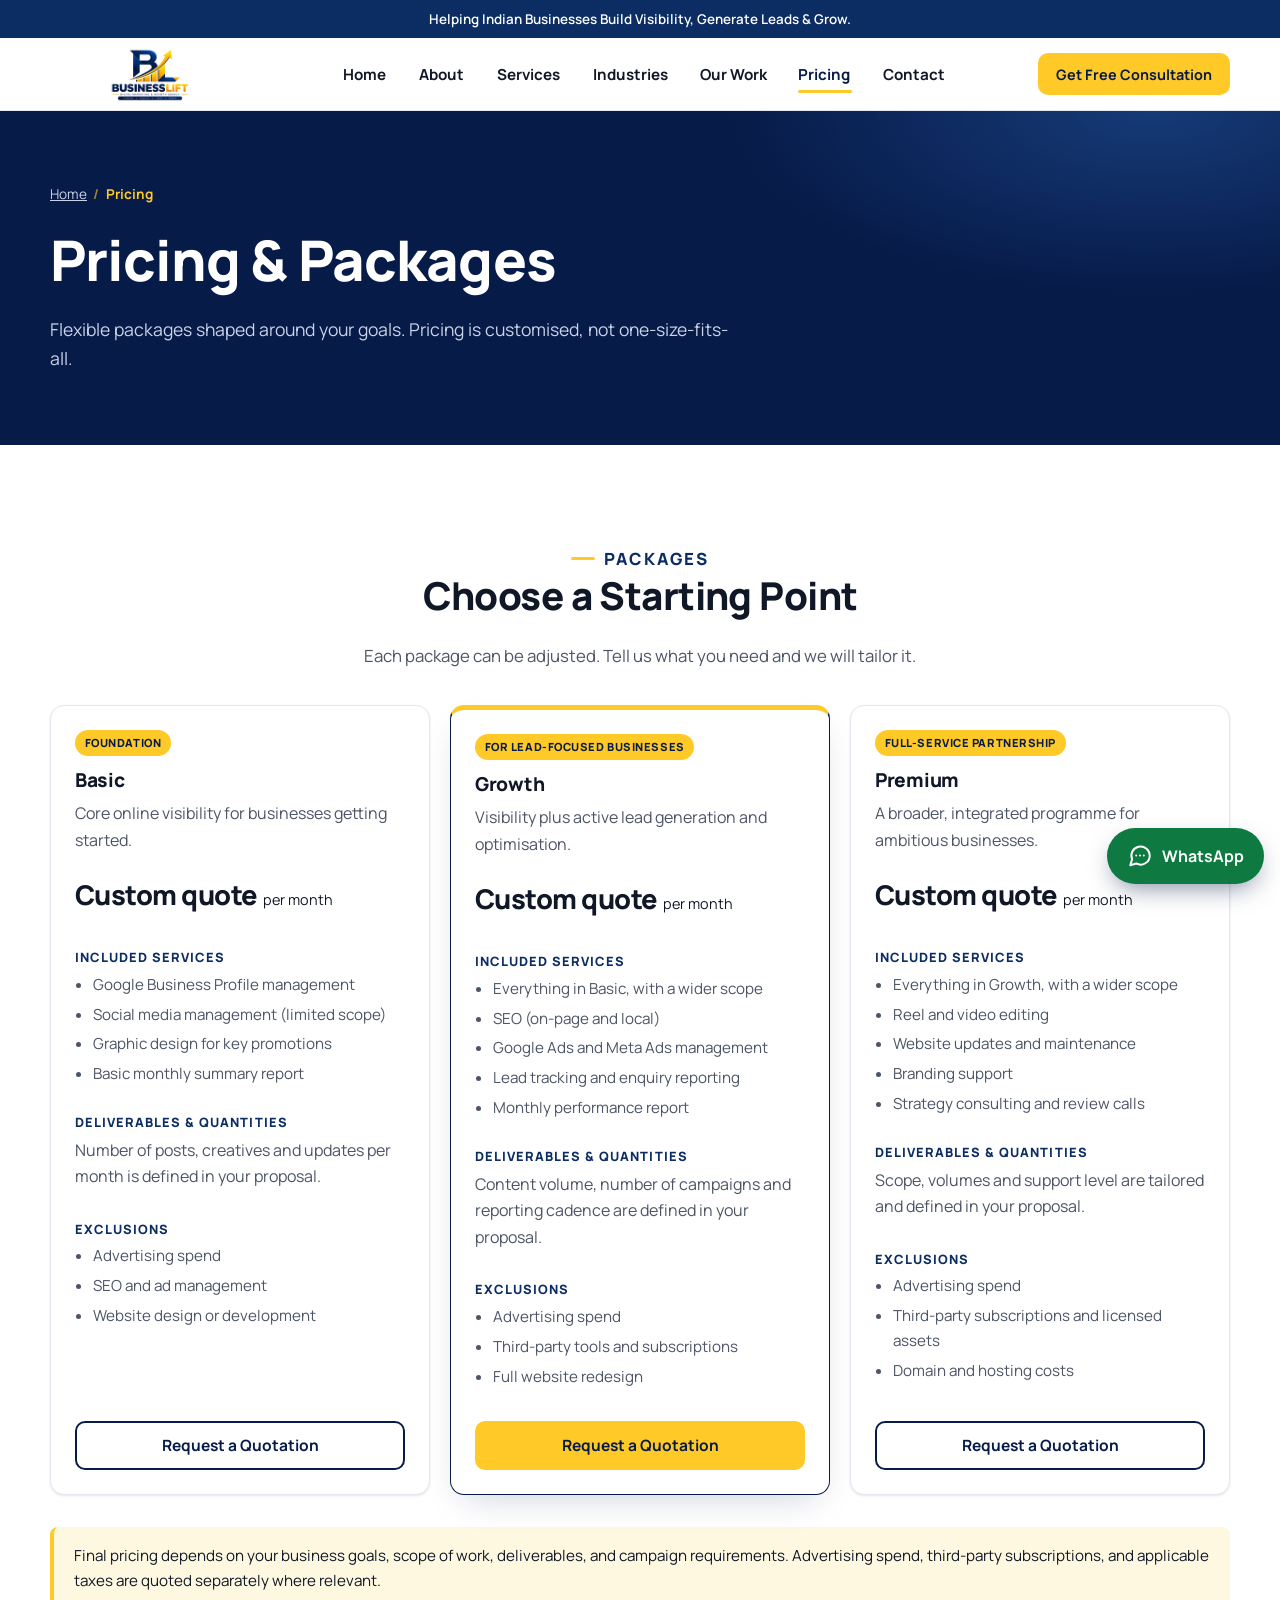
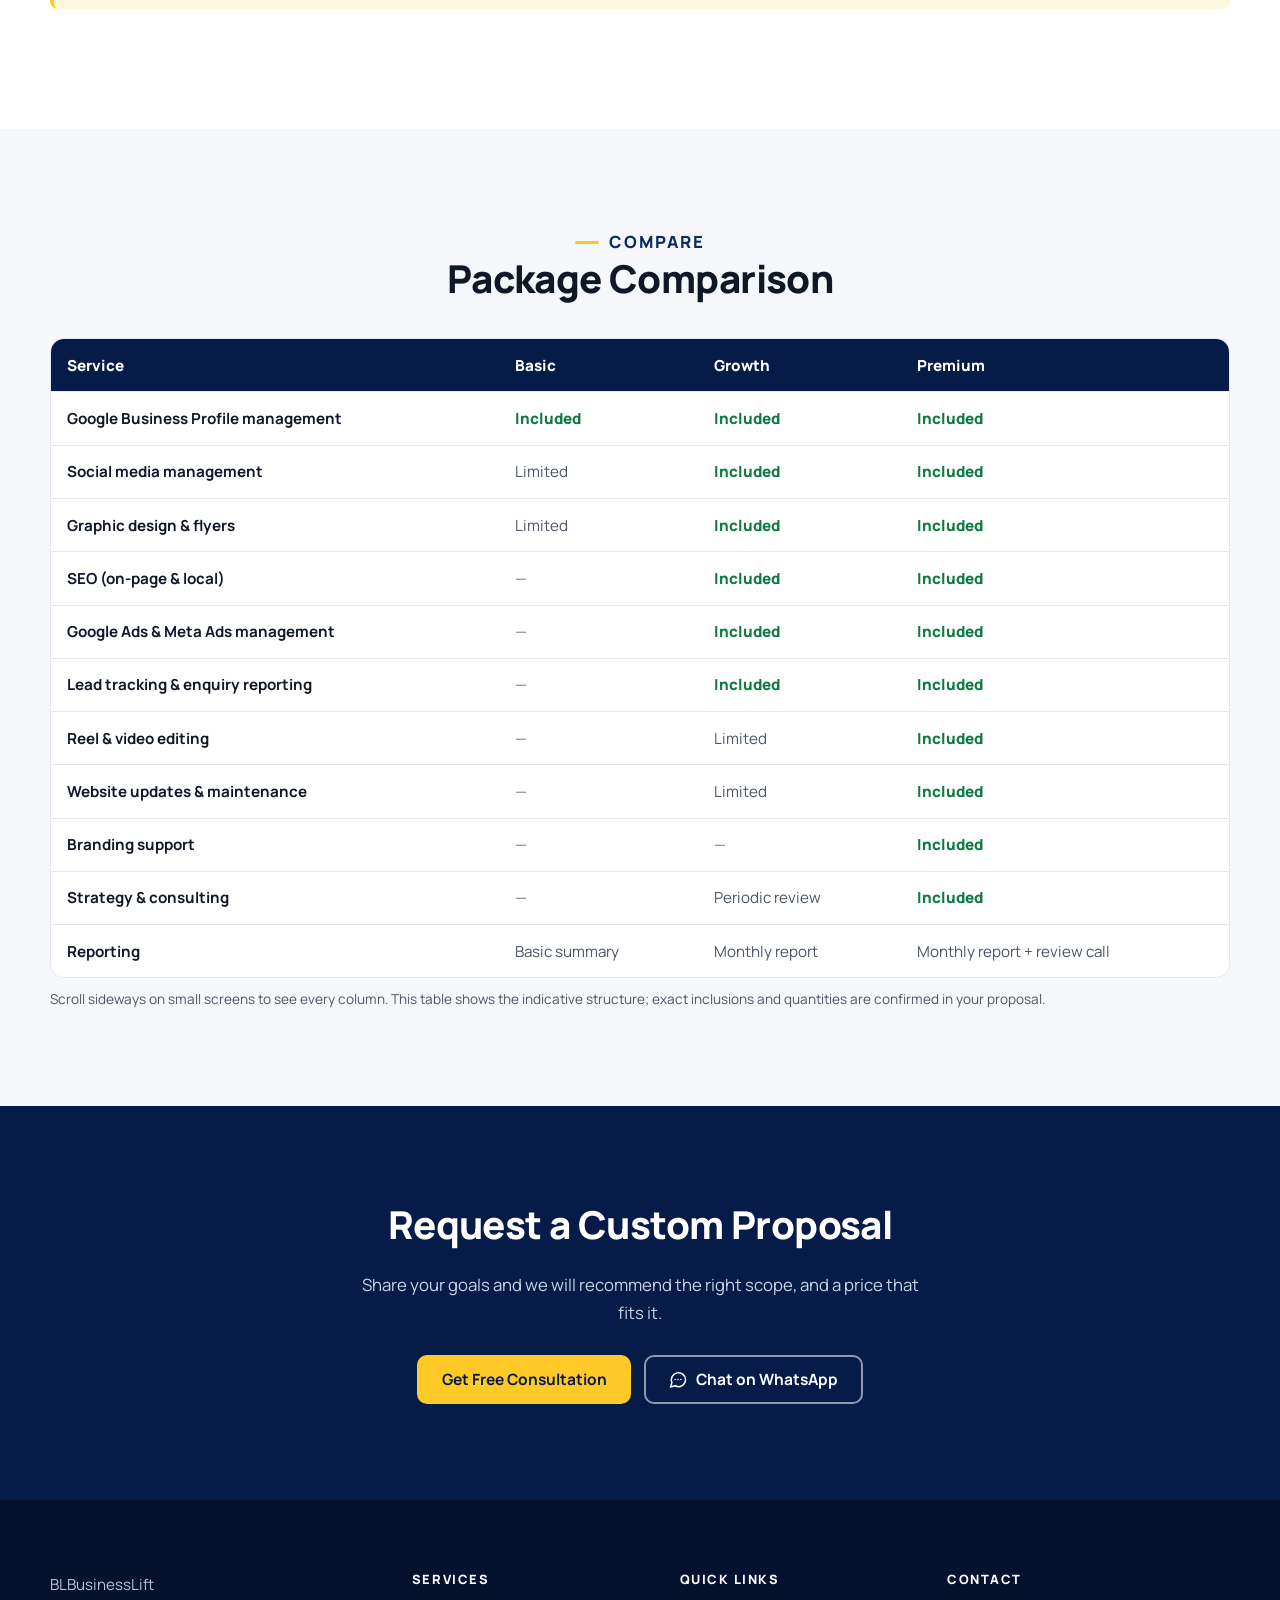
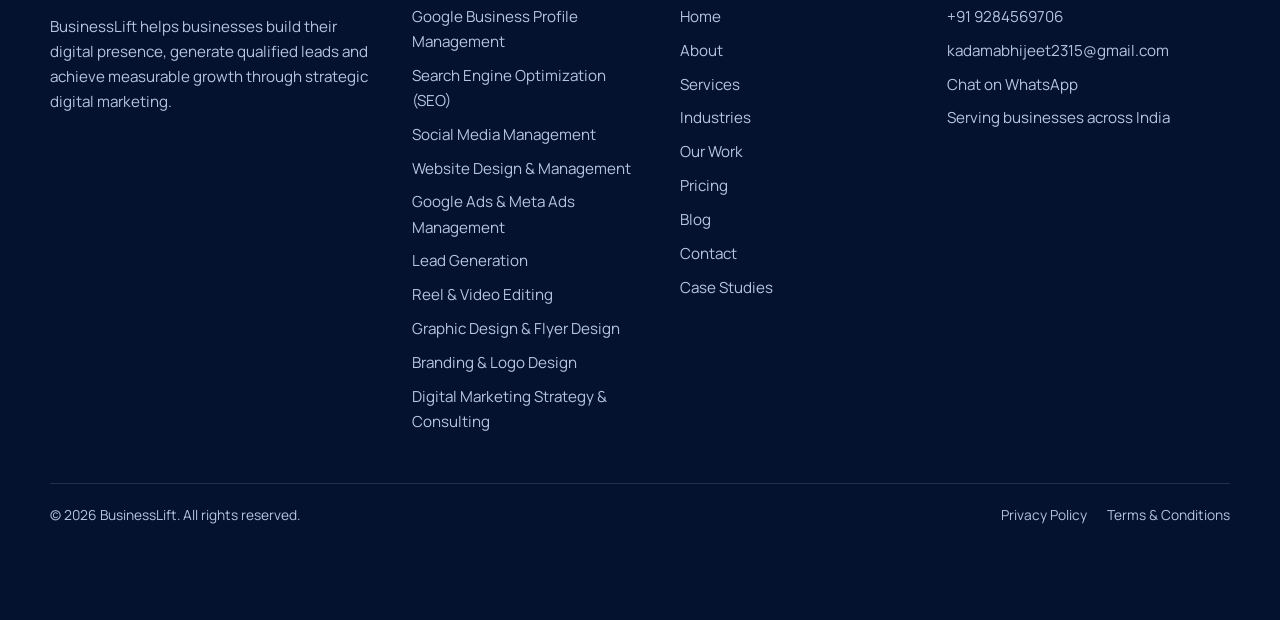
<file: pricing.html>
<!doctype html>
<html lang="en-IN">
  <head>
    <meta charset="utf-8" />
    <meta name="viewport" content="width=device-width, initial-scale=1" />
    <title>
      Pricing &amp; Packages | Digital Marketing Plans | BusinessLift
    </title>
    <meta
      name="description"
      content="Explore BusinessLift&#x27;s Basic, Growth and Premium digital marketing packages. Pricing is customised to your goals and scope. Request a custom proposal."
    />
    <link rel="canonical" href="https://www.your-domain.com/pricing.html" />
    <meta name="theme-color" content="#071B49" />
    <meta property="og:type" content="website" />
    <meta property="og:site_name" content="BusinessLift" />
    <meta property="og:locale" content="en_IN" />
    <meta
      property="og:title"
      content="Pricing &amp; Packages | Digital Marketing Plans | BusinessLift"
    />
    <meta
      property="og:description"
      content="Explore BusinessLift&#x27;s Basic, Growth and Premium digital marketing packages. Pricing is customised to your goals and scope. Request a custom proposal."
    />
    <meta
      property="og:url"
      content="https://www.your-domain.com/pricing.html"
    />
    <meta
      property="og:image"
      content="https://www.your-domain.com/assets/images/og-image.png"
    />
    <meta name="twitter:card" content="summary_large_image" />
    <meta
      name="twitter:title"
      content="Pricing &amp; Packages | Digital Marketing Plans | BusinessLift"
    />
    <meta
      name="twitter:description"
      content="Explore BusinessLift&#x27;s Basic, Growth and Premium digital marketing packages. Pricing is customised to your goals and scope. Request a custom proposal."
    />
    <meta
      name="twitter:image"
      content="https://www.your-domain.com/assets/images/og-image.png"
    />
    <link rel="icon" href="assets/icons/favicon.svg" type="image/svg+xml" />
    <link rel="preconnect" href="https://fonts.googleapis.com" />
    <link rel="preconnect" href="https://fonts.gstatic.com" crossorigin />
    <link
      rel="stylesheet"
      href="https://fonts.googleapis.com/css2?family=Manrope:wght@400;500;600;700;800&amp;display=swap"
    />
    <link rel="stylesheet" href="css/styles.css" />
    <link rel="stylesheet" href="css/responsive.css" />
    <script>
      document.documentElement.classList.add("js");
    </script>
    <script type="application/ld+json">
      {
        "@context": "https://schema.org",
        "@type": "BreadcrumbList",
        "itemListElement": [
          {
            "@type": "ListItem",
            "position": 1,
            "name": "Home",
            "item": "https://www.your-domain.com/"
          },
          {
            "@type": "ListItem",
            "position": 2,
            "name": "Pricing",
            "item": "https://www.your-domain.com/pricing.html"
          }
        ]
      }
    </script>
  </head>
  <body>
    <a class="skip-link" href="#main">Skip to main content</a>
    <div class="announce">
      <p>
        Helping Indian Businesses Build Visibility, Generate Leads &amp; Grow.
      </p>
    </div>
    <header class="site-header" data-header>
      <div class="container header-inner">
       <a class="logo" href="index.html" aria-label="BusinessLift, home">
          <img
            src="assets/logo/businesslift-logo.png"
            alt="BusinessLift Logo"
          />
        </a>
        <nav id="site-nav" class="site-nav" aria-label="Primary">
          <ul>
            <li><a href="index.html">Home</a></li>
            <li><a href="about.html">About</a></li>
            <li><a href="services.html">Services</a></li>
            <li><a href="industries.html">Industries</a></li>
            <li><a href="portfolio.html">Our Work</a></li>
            <li><a href="pricing.html" aria-current="page">Pricing</a></li>
      
            <li><a href="contact.html">Contact</a></li>
          </ul>
          <a class="btn btn-primary nav-cta-mobile" href="contact.html"
            >Get Free Consultation</a
          >
        </nav>
        <a class="btn btn-primary btn-sm header-cta" href="contact.html"
          >Get Free Consultation</a
        >
        <button
          class="nav-toggle"
          type="button"
          aria-expanded="false"
          aria-controls="site-nav"
          aria-label="Open menu"
        >
          <span class="bars"></span>
        </button>
      </div>
    </header>
    <main id="main">
      <section class="page-hero">
        <div class="container">
          <nav class="breadcrumb" aria-label="Breadcrumb">
            <ol>
              <li><a href="index.html">Home</a></li>
              <li aria-current="page">Pricing</li>
            </ol>
          </nav>
          <h1>Pricing &amp; Packages</h1>
          <p class="lead">
            Flexible packages shaped around your goals. Pricing is customised,
            not one-size-fits-all.
          </p>
        </div>
      </section>
      <section class="section" aria-labelledby="packages-title">
        <div class="container">
          <div class="section-head section-head--center reveal">
            <p class="eyebrow">Packages</p>
            <h2 id="packages-title">Choose a Starting Point</h2>
            <p>
              Each package can be adjusted. Tell us what you need and we will
              tailor it.
            </p>
          </div>
          <div class="grid grid--pricing">
            <article class="card price-card reveal">
              <span class="badge">Foundation</span>
              <h3>Basic</h3>
              <p>Core online visibility for businesses getting started.</p>
              <p class="price">
                <span class="price-value" data-package-price>Custom quote</span
                ><span class="price-unit">per month</span>
              </p>
              <h4>Included services</h4>
              <ul>
                <li>Google Business Profile management</li>
                <li>Social media management (limited scope)</li>
                <li>Graphic design for key promotions</li>
                <li>Basic monthly summary report</li>
              </ul>
              <h4>Deliverables &amp; quantities</h4>
              <p>
                Number of posts, creatives and updates per month is defined in
                your proposal.
              </p>
              <h4>Exclusions</h4>
              <ul>
                <li>Advertising spend</li>
                <li>SEO and ad management</li>
                <li>Website design or development</li>
              </ul>
              <div class="push">
                <a
                  class="btn btn-secondary"
                  href="contact.html?plan=Basic"
                  style="width: 100%"
                  >Request a Quotation</a
                >
              </div>
            </article>
            <article class="card price-card reveal price-card--featured">
              <span class="badge">For lead-focused businesses</span>
              <h3>Growth</h3>
              <p>Visibility plus active lead generation and optimisation.</p>
              <p class="price">
                <span class="price-value" data-package-price>Custom quote</span
                ><span class="price-unit">per month</span>
              </p>
              <h4>Included services</h4>
              <ul>
                <li>Everything in Basic, with a wider scope</li>
                <li>SEO (on-page and local)</li>
                <li>Google Ads and Meta Ads management</li>
                <li>Lead tracking and enquiry reporting</li>
                <li>Monthly performance report</li>
              </ul>
              <h4>Deliverables &amp; quantities</h4>
              <p>
                Content volume, number of campaigns and reporting cadence are
                defined in your proposal.
              </p>
              <h4>Exclusions</h4>
              <ul>
                <li>Advertising spend</li>
                <li>Third-party tools and subscriptions</li>
                <li>Full website redesign</li>
              </ul>
              <div class="push">
                <a
                  class="btn btn-primary"
                  href="contact.html?plan=Growth"
                  style="width: 100%"
                  >Request a Quotation</a
                >
              </div>
            </article>
            <article class="card price-card reveal">
              <span class="badge">Full-service partnership</span>
              <h3>Premium</h3>
              <p>A broader, integrated programme for ambitious businesses.</p>
              <p class="price">
                <span class="price-value" data-package-price>Custom quote</span
                ><span class="price-unit">per month</span>
              </p>
              <h4>Included services</h4>
              <ul>
                <li>Everything in Growth, with a wider scope</li>
                <li>Reel and video editing</li>
                <li>Website updates and maintenance</li>
                <li>Branding support</li>
                <li>Strategy consulting and review calls</li>
              </ul>
              <h4>Deliverables &amp; quantities</h4>
              <p>
                Scope, volumes and support level are tailored and defined in
                your proposal.
              </p>
              <h4>Exclusions</h4>
              <ul>
                <li>Advertising spend</li>
                <li>Third-party subscriptions and licensed assets</li>
                <li>Domain and hosting costs</li>
              </ul>
              <div class="push">
                <a
                  class="btn btn-secondary"
                  href="contact.html?plan=Premium"
                  style="width: 100%"
                  >Request a Quotation</a
                >
              </div>
            </article>
          </div>
          <div class="notice reveal" style="margin-top: 2rem">
            <p>
              Final pricing depends on your business goals, scope of work,
              deliverables, and campaign requirements. Advertising spend,
              third-party subscriptions, and applicable taxes are quoted
              separately where relevant.
            </p>
          </div>
        </div>
      </section>

      <section class="section section--alt" aria-labelledby="compare-title">
        <div class="container">
          <div class="section-head section-head--center reveal">
            <p class="eyebrow">Compare</p>
            <h2 id="compare-title">Package Comparison</h2>
          </div>
          <div
            class="table-wrap reveal"
            role="region"
            aria-labelledby="compare-title"
            tabindex="0"
          >
            <table class="compare">
              <caption class="sr-only">
                Comparison of the Basic, Growth and Premium packages
              </caption>
              <thead>
                <tr>
                  <th scope="col">Service</th>
                  <th scope="col">Basic</th>
                  <th scope="col">Growth</th>
                  <th scope="col">Premium</th>
                </tr>
              </thead>
              <tbody>
                <tr>
                  <th scope="row">Google Business Profile management</th>
                  <td class="yes">Included</td>
                  <td class="yes">Included</td>
                  <td class="yes">Included</td>
                </tr>
                <tr>
                  <th scope="row">Social media management</th>
                  <td class="">Limited</td>
                  <td class="yes">Included</td>
                  <td class="yes">Included</td>
                </tr>
                <tr>
                  <th scope="row">Graphic design &amp; flyers</th>
                  <td class="">Limited</td>
                  <td class="yes">Included</td>
                  <td class="yes">Included</td>
                </tr>
                <tr>
                  <th scope="row">SEO (on-page &amp; local)</th>
                  <td>
                    <span class="no" aria-hidden="true">&mdash;</span
                    ><span class="sr-only">Not included</span>
                  </td>
                  <td class="yes">Included</td>
                  <td class="yes">Included</td>
                </tr>
                <tr>
                  <th scope="row">Google Ads &amp; Meta Ads management</th>
                  <td>
                    <span class="no" aria-hidden="true">&mdash;</span
                    ><span class="sr-only">Not included</span>
                  </td>
                  <td class="yes">Included</td>
                  <td class="yes">Included</td>
                </tr>
                <tr>
                  <th scope="row">Lead tracking &amp; enquiry reporting</th>
                  <td>
                    <span class="no" aria-hidden="true">&mdash;</span
                    ><span class="sr-only">Not included</span>
                  </td>
                  <td class="yes">Included</td>
                  <td class="yes">Included</td>
                </tr>
                <tr>
                  <th scope="row">Reel &amp; video editing</th>
                  <td>
                    <span class="no" aria-hidden="true">&mdash;</span
                    ><span class="sr-only">Not included</span>
                  </td>
                  <td class="">Limited</td>
                  <td class="yes">Included</td>
                </tr>
                <tr>
                  <th scope="row">Website updates &amp; maintenance</th>
                  <td>
                    <span class="no" aria-hidden="true">&mdash;</span
                    ><span class="sr-only">Not included</span>
                  </td>
                  <td class="">Limited</td>
                  <td class="yes">Included</td>
                </tr>
                <tr>
                  <th scope="row">Branding support</th>
                  <td>
                    <span class="no" aria-hidden="true">&mdash;</span
                    ><span class="sr-only">Not included</span>
                  </td>
                  <td>
                    <span class="no" aria-hidden="true">&mdash;</span
                    ><span class="sr-only">Not included</span>
                  </td>
                  <td class="yes">Included</td>
                </tr>
                <tr>
                  <th scope="row">Strategy &amp; consulting</th>
                  <td>
                    <span class="no" aria-hidden="true">&mdash;</span
                    ><span class="sr-only">Not included</span>
                  </td>
                  <td class="">Periodic review</td>
                  <td class="yes">Included</td>
                </tr>
                <tr>
                  <th scope="row">Reporting</th>
                  <td class="">Basic summary</td>
                  <td class="">Monthly report</td>
                  <td class="">Monthly report + review call</td>
                </tr>
              </tbody>
            </table>
          </div>
          <p class="table-hint">
            Scroll sideways on small screens to see every column. This table
            shows the indicative structure; exact inclusions and quantities are
            confirmed in your proposal.
          </p>
        </div>
      </section>
      <section
        class="section section--dark cta-band"
        aria-labelledby="cta-title"
      >
        <div class="container reveal">
          <h2 id="cta-title">Request a Custom Proposal</h2>
          <p>
            Share your goals and we will recommend the right scope, and a price
            that fits it.
          </p>
          <div class="btn-row btn-row--center">
            <a class="btn btn-primary" href="contact.html"
              >Get Free Consultation</a
            >
            <a
              class="btn btn-light"
              href="https://wa.me/919284569706"
              data-wa="pricing"
              target="_blank"
              rel="noopener noreferrer"
              ><svg
                class="icon"
                width="20"
                height="20"
                viewBox="0 0 24 24"
                fill="none"
                stroke="currentColor"
                stroke-width="1.8"
                stroke-linecap="round"
                stroke-linejoin="round"
                aria-hidden="true"
                focusable="false"
              >
                <path
                  d="M21 11.5a8.4 8.4 0 0 1-12.4 7.4L3 20.5l1.7-5.4A8.5 8.5 0 1 1 21 11.5z"
                />
                <path d="M8.5 11.5h.01M12 11.5h.01M15.5 11.5h.01" /></svg
              >Chat on WhatsApp</a
            >
          </div>
        </div>
      </section>
    </main>
    <footer class="site-footer">
      <div class="container">
        <div class="footer-grid">
          <div class="footer-brand">
            <a
              class="logo logo--light"
              href="index.html"
              aria-label="BusinessLift, home"
              ><span class="logo-mark" aria-hidden="true">BL</span
              ><span class="logo-text">Business<span>Lift</span></span></a
            >
            <p>
              BusinessLift helps businesses build their digital presence,
              generate qualified leads and achieve measurable growth through
              strategic digital marketing.
            </p>
            <div data-social-wrap hidden>
              <h2 class="sr-only">Social profiles</h2>
              <div class="social-list" data-social-list></div>
            </div>
          </div>
          <div>
            <h2>Services</h2>
            <ul>
              <li>
                <a href="services.html#google-business-profile"
                  >Google Business Profile Management</a
                >
              </li>
              <li>
                <a href="services.html#seo">Search Engine Optimization (SEO)</a>
              </li>
              <li>
                <a href="services.html#social-media-management"
                  >Social Media Management</a
                >
              </li>
              <li>
                <a href="services.html#website-design-management"
                  >Website Design &amp; Management</a
                >
              </li>
              <li>
                <a href="services.html#google-ads-meta-ads"
                  >Google Ads &amp; Meta Ads Management</a
                >
              </li>
              <li>
                <a href="services.html#lead-generation">Lead Generation</a>
              </li>
              <li>
                <a href="services.html#reel-video-editing"
                  >Reel &amp; Video Editing</a
                >
              </li>
              <li>
                <a href="services.html#graphic-design-flyers"
                  >Graphic Design &amp; Flyer Design</a
                >
              </li>
              <li>
                <a href="services.html#branding-logo-design"
                  >Branding &amp; Logo Design</a
                >
              </li>
              <li>
                <a href="services.html#digital-marketing-strategy"
                  >Digital Marketing Strategy &amp; Consulting</a
                >
              </li>
            </ul>
          </div>
          <div>
            <h2>Quick Links</h2>
            <ul>
              <li><a href="index.html">Home</a></li>
              <li><a href="about.html">About</a></li>
              <li><a href="services.html">Services</a></li>
              <li><a href="industries.html">Industries</a></li>
              <li><a href="portfolio.html">Our Work</a></li>
              <li><a href="pricing.html">Pricing</a></li>
              <li><a href="blog.html">Blog</a></li>
              <li><a href="contact.html">Contact</a></li>
              <li><a href="case-studies.html">Case Studies</a></li>
            </ul>
          </div>
          <div>
            <h2>Contact</h2>
            <ul>
              <li><a href="tel:+919284569706">+91 9284569706</a></li>
              <li>
                <a href="mailto:kadamabhijeet2315@gmail.com"
                  >kadamabhijeet2315@gmail.com</a
                >
              </li>
              <li>
                <a
                  href="https://wa.me/919284569706"
                  data-wa="general"
                  target="_blank"
                  rel="noopener noreferrer"
                  >Chat on WhatsApp</a
                >
              </li>
              <li>Serving businesses across India</li>
            </ul>
          </div>
        </div>
        <div class="footer-bottom">
          <p>
            &copy; <span data-year>2026</span> BusinessLift. All rights
            reserved.
          </p>
          <ul>
            <li><a href="privacy-policy.html">Privacy Policy</a></li>
            <li><a href="terms.html">Terms &amp; Conditions</a></li>
          </ul>
        </div>
      </div>
    </footer>
    <a
      class="wa-float"
      href="https://wa.me/919284569706"
      data-wa="pricing"
      target="_blank"
      rel="noopener noreferrer"
      aria-label="Chat with BusinessLift on WhatsApp (opens in a new tab)"
      ><svg
        class="icon"
        width="26"
        height="26"
        viewBox="0 0 24 24"
        fill="none"
        stroke="currentColor"
        stroke-width="1.8"
        stroke-linecap="round"
        stroke-linejoin="round"
        aria-hidden="true"
        focusable="false"
      >
        <path
          d="M21 11.5a8.4 8.4 0 0 1-12.4 7.4L3 20.5l1.7-5.4A8.5 8.5 0 1 1 21 11.5z"
        />
        <path d="M8.5 11.5h.01M12 11.5h.01M15.5 11.5h.01" /></svg
      ><span class="wa-label">WhatsApp</span></a
    >
    <script src="js/main.js" defer></script>
  </body>
</html>
</file>
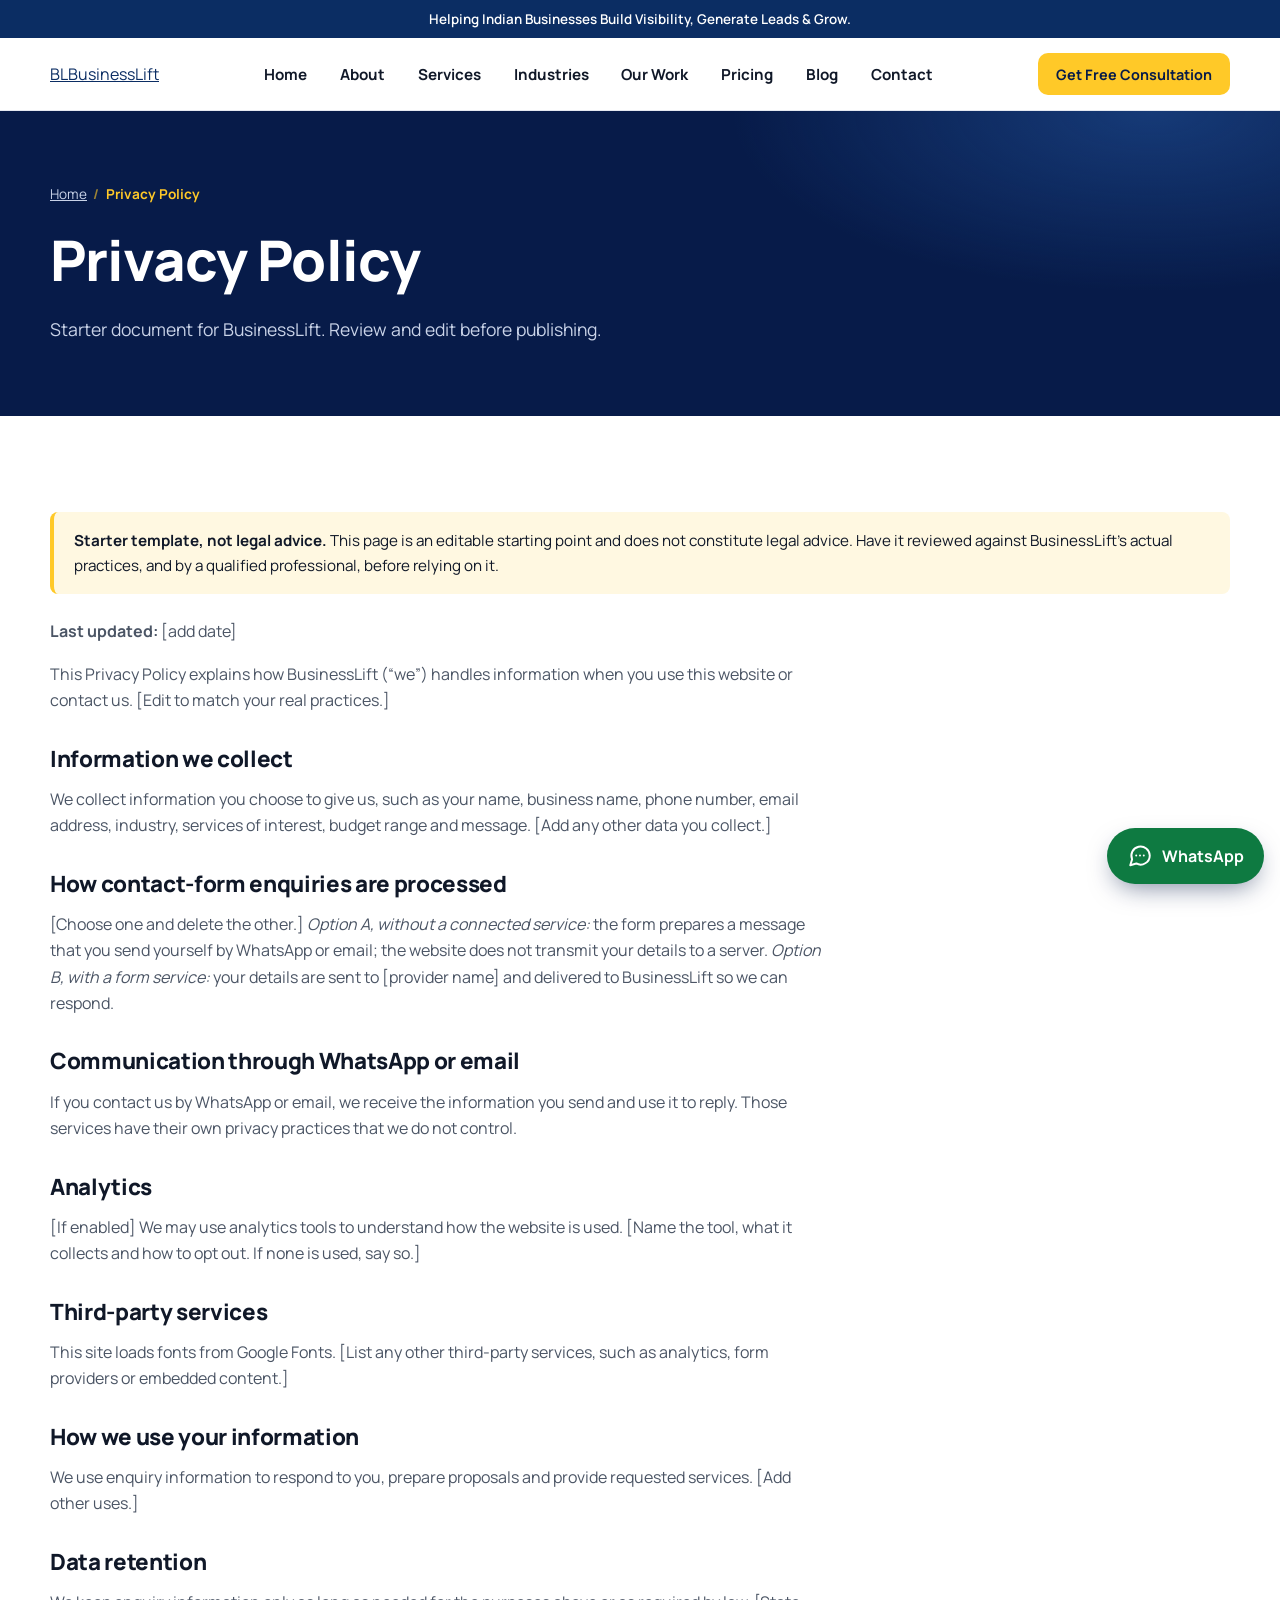
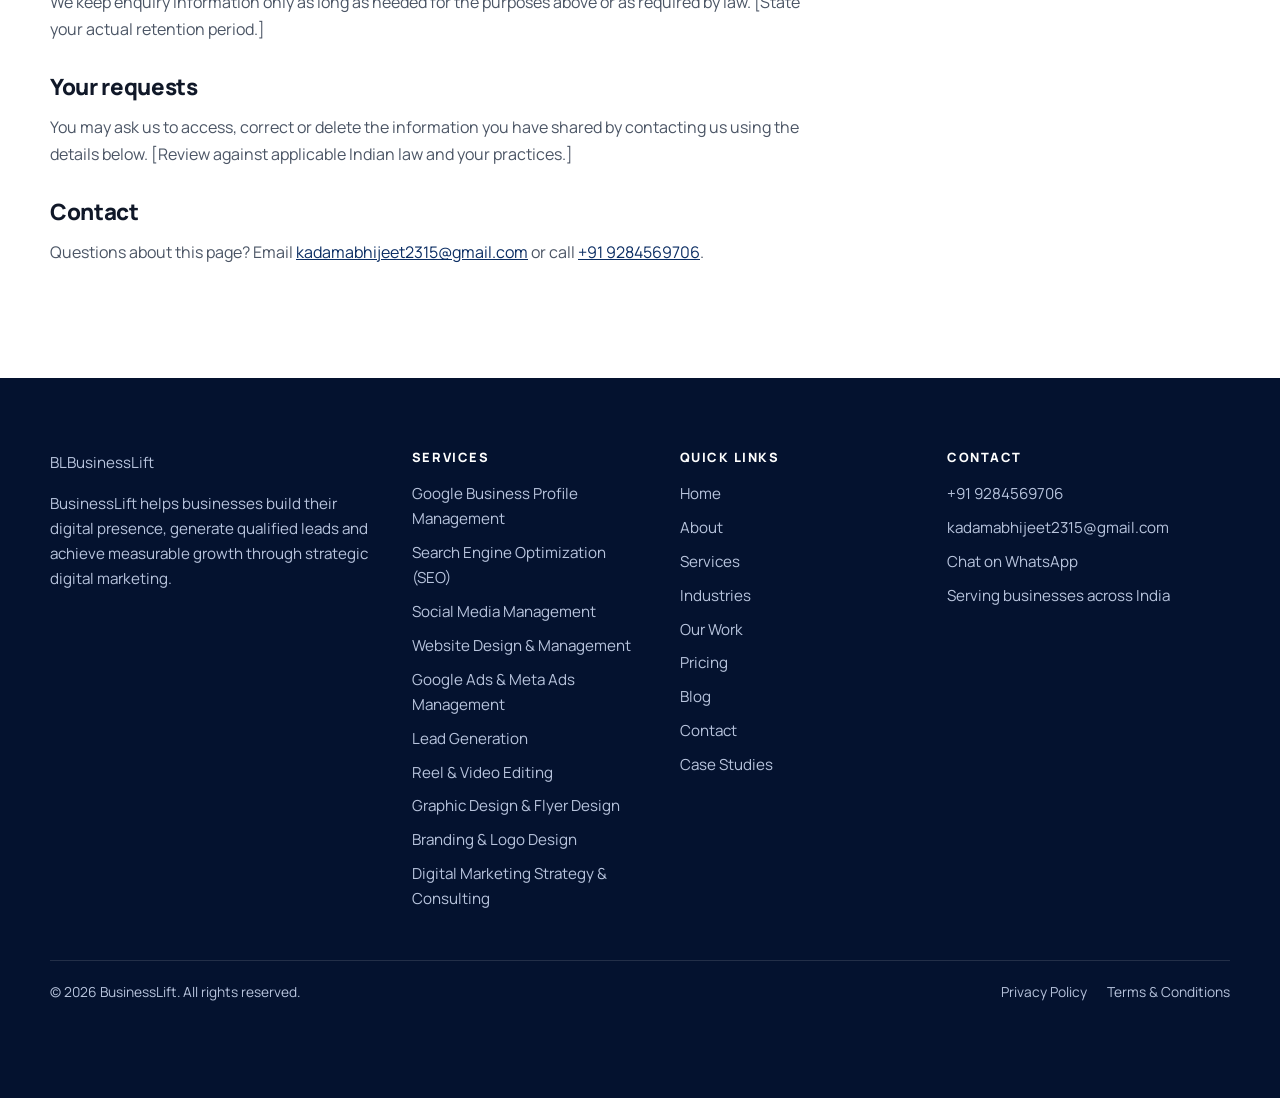
<file: privacy-policy.html>
<!DOCTYPE html>
<html lang="en-IN">
<head>
<meta charset="utf-8">
<meta name="viewport" content="width=device-width, initial-scale=1">
<title>Privacy Policy | BusinessLift</title>
<meta name="description" content="BusinessLift&#x27;s privacy policy: what information is collected and how enquiries, WhatsApp and email communication are handled.">
<link rel="canonical" href="https://www.your-domain.com/privacy-policy.html">
<meta name="theme-color" content="#071B49">
<meta property="og:type" content="website">
<meta property="og:site_name" content="BusinessLift">
<meta property="og:locale" content="en_IN">
<meta property="og:title" content="Privacy Policy | BusinessLift">
<meta property="og:description" content="BusinessLift&#x27;s privacy policy: what information is collected and how enquiries, WhatsApp and email communication are handled.">
<meta property="og:url" content="https://www.your-domain.com/privacy-policy.html">
<meta property="og:image" content="https://www.your-domain.com/assets/images/og-image.png">
<meta name="twitter:card" content="summary_large_image">
<meta name="twitter:title" content="Privacy Policy | BusinessLift">
<meta name="twitter:description" content="BusinessLift&#x27;s privacy policy: what information is collected and how enquiries, WhatsApp and email communication are handled.">
<meta name="twitter:image" content="https://www.your-domain.com/assets/images/og-image.png">
<link rel="icon" href="assets/icons/favicon.svg" type="image/svg+xml">
<link rel="preconnect" href="https://fonts.googleapis.com">
<link rel="preconnect" href="https://fonts.gstatic.com" crossorigin>
<link rel="stylesheet" href="https://fonts.googleapis.com/css2?family=Manrope:wght@400;500;600;700;800&amp;display=swap">
<link rel="stylesheet" href="css/styles.css">
<link rel="stylesheet" href="css/responsive.css">
<script>document.documentElement.classList.add("js");</script>
<script type="application/ld+json">{"@context": "https://schema.org", "@type": "BreadcrumbList", "itemListElement": [{"@type": "ListItem", "position": 1, "name": "Home", "item": "https://www.your-domain.com/"}, {"@type": "ListItem", "position": 2, "name": "Privacy Policy", "item": "https://www.your-domain.com/privacy-policy.html"}]}</script>
</head>
<body>
<a class="skip-link" href="#main">Skip to main content</a>
<div class="announce"><p>Helping Indian Businesses Build Visibility, Generate Leads &amp; Grow.</p></div>
<header class="site-header" data-header>
  <div class="container header-inner">
    <a class="logo" href="index.html" aria-label="BusinessLift, home"><span class="logo-mark" aria-hidden="true">BL</span><span class="logo-text">Business<span>Lift</span></span></a>
    <nav id="site-nav" class="site-nav" aria-label="Primary">
      <ul>
        <li><a href="index.html">Home</a></li>
        <li><a href="about.html">About</a></li>
        <li><a href="services.html">Services</a></li>
        <li><a href="industries.html">Industries</a></li>
        <li><a href="portfolio.html">Our Work</a></li>
        <li><a href="pricing.html">Pricing</a></li>
        <li><a href="blog.html">Blog</a></li>
        <li><a href="contact.html">Contact</a></li>
      </ul>
      <a class="btn btn-primary nav-cta-mobile" href="contact.html">Get Free Consultation</a>
    </nav>
    <a class="btn btn-primary btn-sm header-cta" href="contact.html">Get Free Consultation</a>
    <button class="nav-toggle" type="button" aria-expanded="false" aria-controls="site-nav" aria-label="Open menu"><span class="bars"></span></button>
  </div>
</header>
<main id="main">
<section class="page-hero"><div class="container"><nav class="breadcrumb" aria-label="Breadcrumb"><ol><li><a href="index.html">Home</a></li><li aria-current="page">Privacy Policy</li></ol></nav><h1>Privacy Policy</h1><p class="lead">Starter document for BusinessLift. Review and edit before publishing.</p></div></section>
<section class="section"><div class="container">
  <div class="notice"><p><strong>Starter template, not legal advice.</strong> This page is an editable starting point and does not constitute legal advice. Have it reviewed against BusinessLift's actual practices, and by a qualified professional, before relying on it.</p></div>
  <div class="prose">
    <p><strong>Last updated:</strong> [add date]</p>
    <p>This Privacy Policy explains how BusinessLift (“we”) handles information when you use this website or contact us. [Edit to match your real practices.]</p>
    <h2>Information we collect</h2><p>We collect information you choose to give us, such as your name, business name, phone number, email address, industry, services of interest, budget range and message. [Add any other data you collect.]</p>
<h2>How contact-form enquiries are processed</h2><p>[Choose one and delete the other.] <em>Option A, without a connected service:</em> the form prepares a message that you send yourself by WhatsApp or email; the website does not transmit your details to a server. <em>Option B, with a form service:</em> your details are sent to [provider name] and delivered to BusinessLift so we can respond.</p>
<h2>Communication through WhatsApp or email</h2><p>If you contact us by WhatsApp or email, we receive the information you send and use it to reply. Those services have their own privacy practices that we do not control.</p>
<h2>Analytics</h2><p>[If enabled] We may use analytics tools to understand how the website is used. [Name the tool, what it collects and how to opt out. If none is used, say so.]</p>
<h2>Third-party services</h2><p>This site loads fonts from Google Fonts. [List any other third-party services, such as analytics, form providers or embedded content.]</p>
<h2>How we use your information</h2><p>We use enquiry information to respond to you, prepare proposals and provide requested services. [Add other uses.]</p>
<h2>Data retention</h2><p>We keep enquiry information only as long as needed for the purposes above or as required by law. [State your actual retention period.]</p>
<h2>Your requests</h2><p>You may ask us to access, correct or delete the information you have shared by contacting us using the details below. [Review against applicable Indian law and your practices.]</p>
    <h2>Contact</h2>
    <p>Questions about this page? Email <a href="mailto:kadamabhijeet2315@gmail.com">kadamabhijeet2315@gmail.com</a> or call <a href="tel:+919284569706">+91 9284569706</a>.</p>
  </div>
</div></section>

</main>
<footer class="site-footer">
  <div class="container">
    <div class="footer-grid">
      <div class="footer-brand">
        <a class="logo logo--light" href="index.html" aria-label="BusinessLift, home"><span class="logo-mark" aria-hidden="true">BL</span><span class="logo-text">Business<span>Lift</span></span></a>
        <p>BusinessLift helps businesses build their digital presence, generate qualified leads and achieve measurable growth through strategic digital marketing.</p>
        <div data-social-wrap hidden>
          <h2 class="sr-only">Social profiles</h2>
          <div class="social-list" data-social-list></div>
        </div>
      </div>
      <div>
        <h2>Services</h2>
        <ul>
        <li><a href="services.html#google-business-profile">Google Business Profile Management</a></li>
<li><a href="services.html#seo">Search Engine Optimization (SEO)</a></li>
<li><a href="services.html#social-media-management">Social Media Management</a></li>
<li><a href="services.html#website-design-management">Website Design &amp; Management</a></li>
<li><a href="services.html#google-ads-meta-ads">Google Ads &amp; Meta Ads Management</a></li>
<li><a href="services.html#lead-generation">Lead Generation</a></li>
<li><a href="services.html#reel-video-editing">Reel &amp; Video Editing</a></li>
<li><a href="services.html#graphic-design-flyers">Graphic Design &amp; Flyer Design</a></li>
<li><a href="services.html#branding-logo-design">Branding &amp; Logo Design</a></li>
<li><a href="services.html#digital-marketing-strategy">Digital Marketing Strategy &amp; Consulting</a></li>
        </ul>
      </div>
      <div>
        <h2>Quick Links</h2>
        <ul>
        <li><a href="index.html">Home</a></li>
<li><a href="about.html">About</a></li>
<li><a href="services.html">Services</a></li>
<li><a href="industries.html">Industries</a></li>
<li><a href="portfolio.html">Our Work</a></li>
<li><a href="pricing.html">Pricing</a></li>
<li><a href="blog.html">Blog</a></li>
<li><a href="contact.html">Contact</a></li>
        <li><a href="case-studies.html">Case Studies</a></li>
        </ul>
      </div>
      <div>
        <h2>Contact</h2>
        <ul>
          <li><a href="tel:+919284569706">+91 9284569706</a></li>
          <li><a href="mailto:kadamabhijeet2315@gmail.com">kadamabhijeet2315@gmail.com</a></li>
          <li><a href="https://wa.me/919284569706" data-wa="general" target="_blank" rel="noopener noreferrer">Chat on WhatsApp</a></li>
          <li>Serving businesses across India</li>
        </ul>
      </div>
    </div>
    <div class="footer-bottom">
      <p>&copy; <span data-year>2026</span> BusinessLift. All rights reserved.</p>
      <ul>
        <li><a href="privacy-policy.html">Privacy Policy</a></li>
        <li><a href="terms.html">Terms &amp; Conditions</a></li>
      </ul>
    </div>
  </div>
</footer>
<a class="wa-float" href="https://wa.me/919284569706" data-wa="general" target="_blank" rel="noopener noreferrer" aria-label="Chat with BusinessLift on WhatsApp (opens in a new tab)"><svg class="icon" width="26" height="26" viewBox="0 0 24 24" fill="none" stroke="currentColor" stroke-width="1.8" stroke-linecap="round" stroke-linejoin="round" aria-hidden="true" focusable="false"><path d="M21 11.5a8.4 8.4 0 0 1-12.4 7.4L3 20.5l1.7-5.4A8.5 8.5 0 1 1 21 11.5z"/><path d="M8.5 11.5h.01M12 11.5h.01M15.5 11.5h.01"/></svg><span class="wa-label">WhatsApp</span></a>
<script src="js/main.js" defer></script>
</body>
</html>
</file>
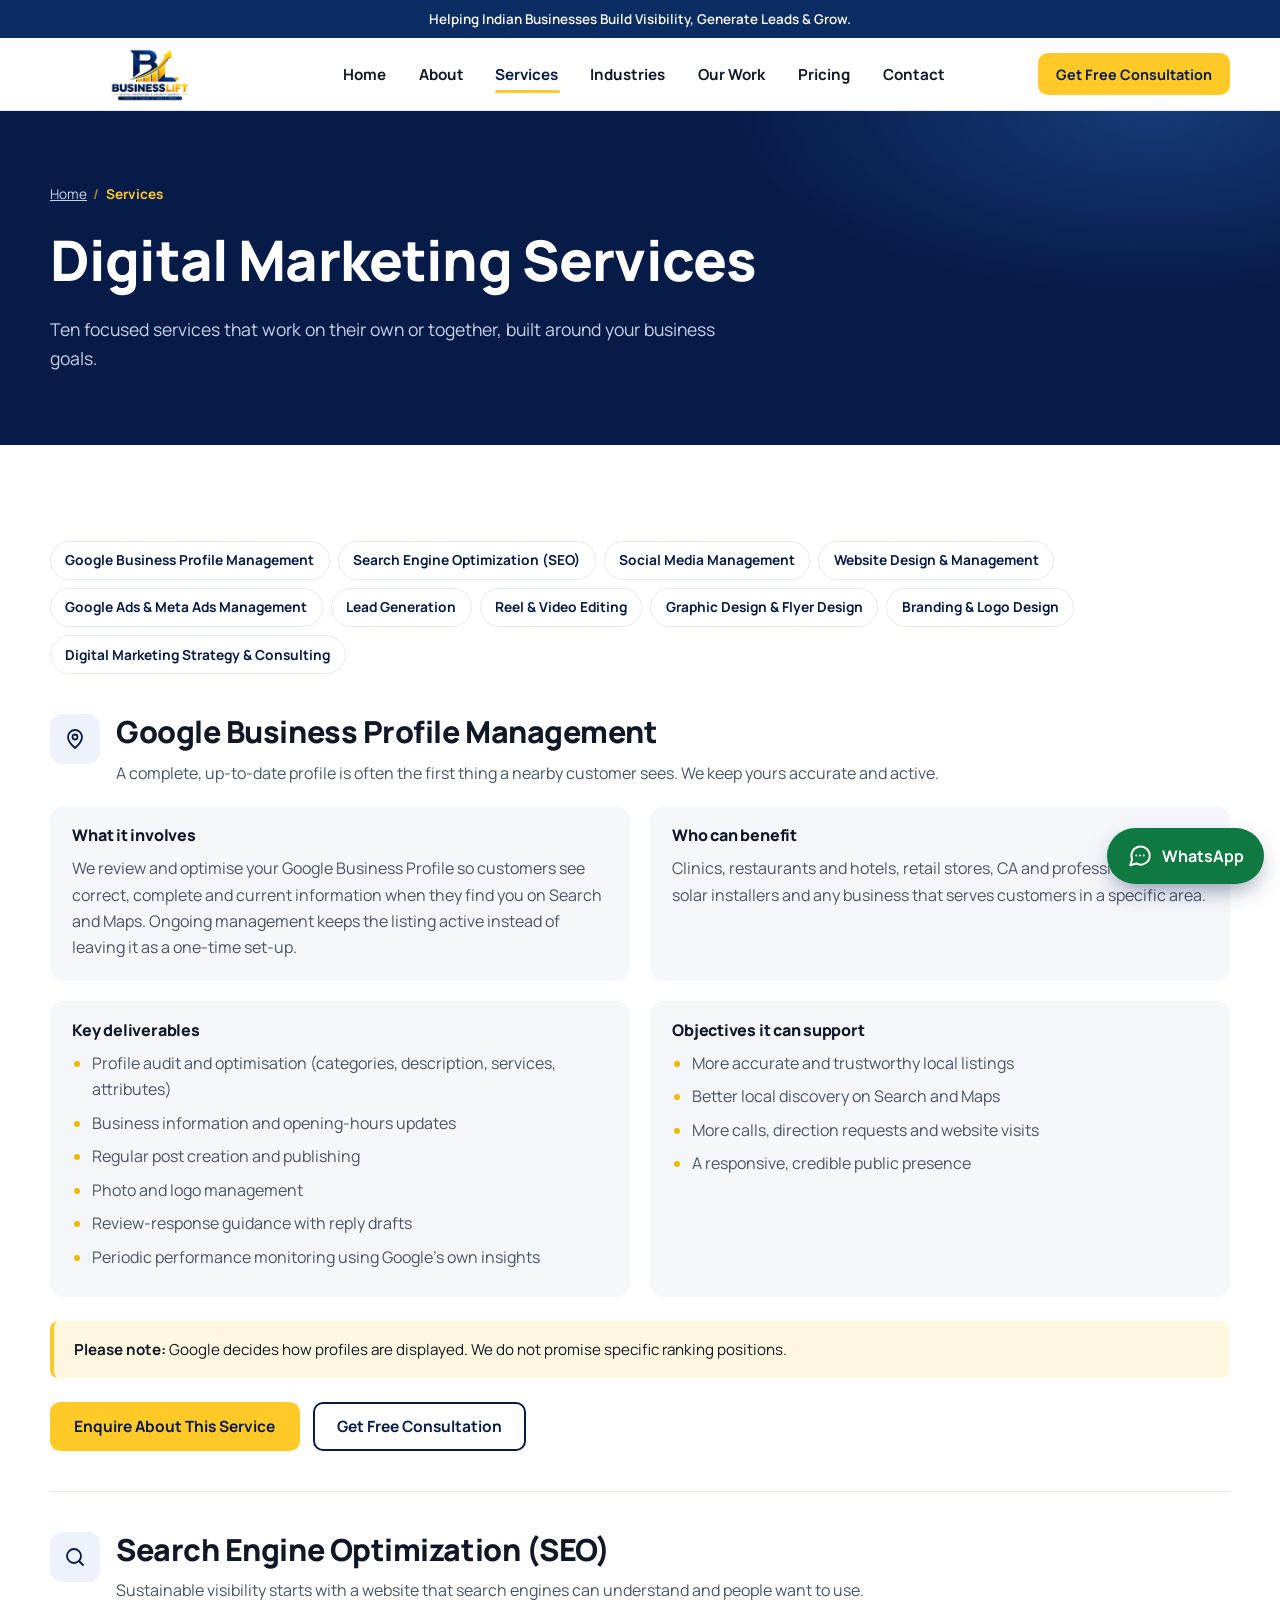
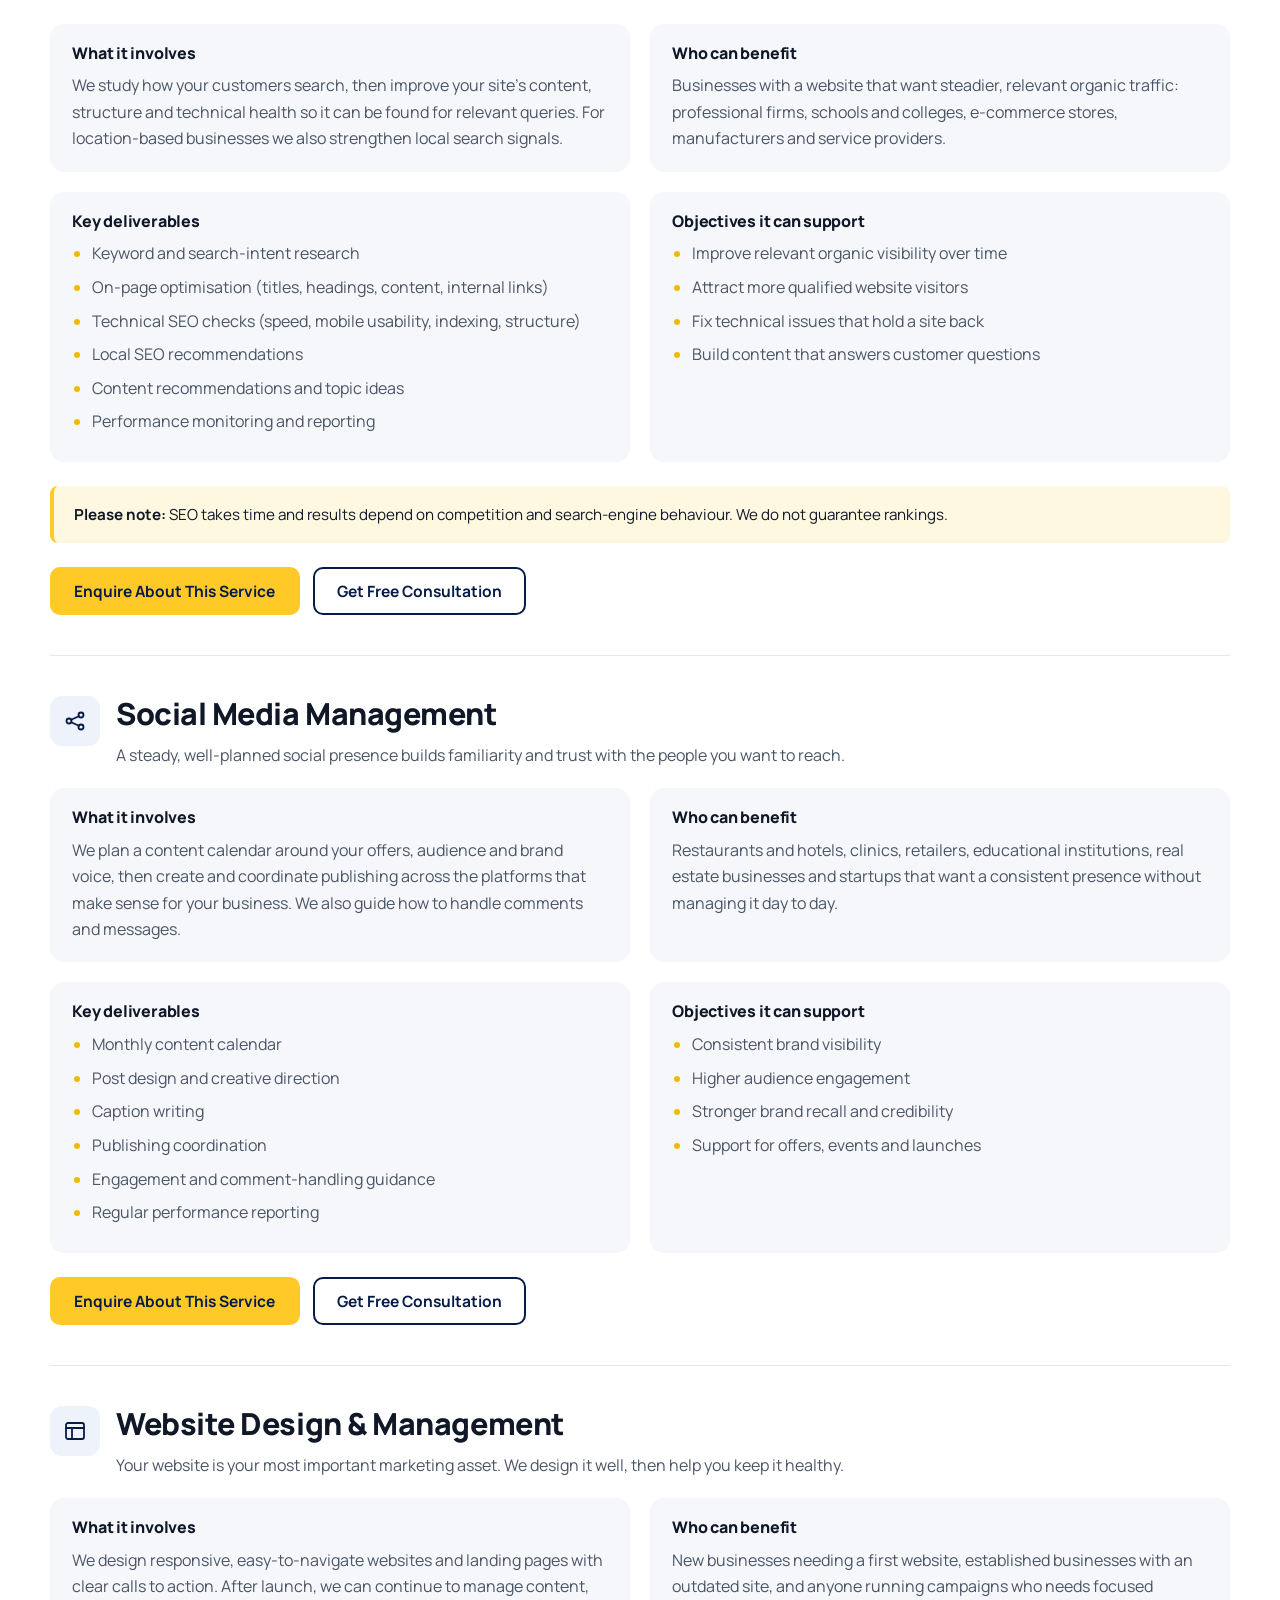
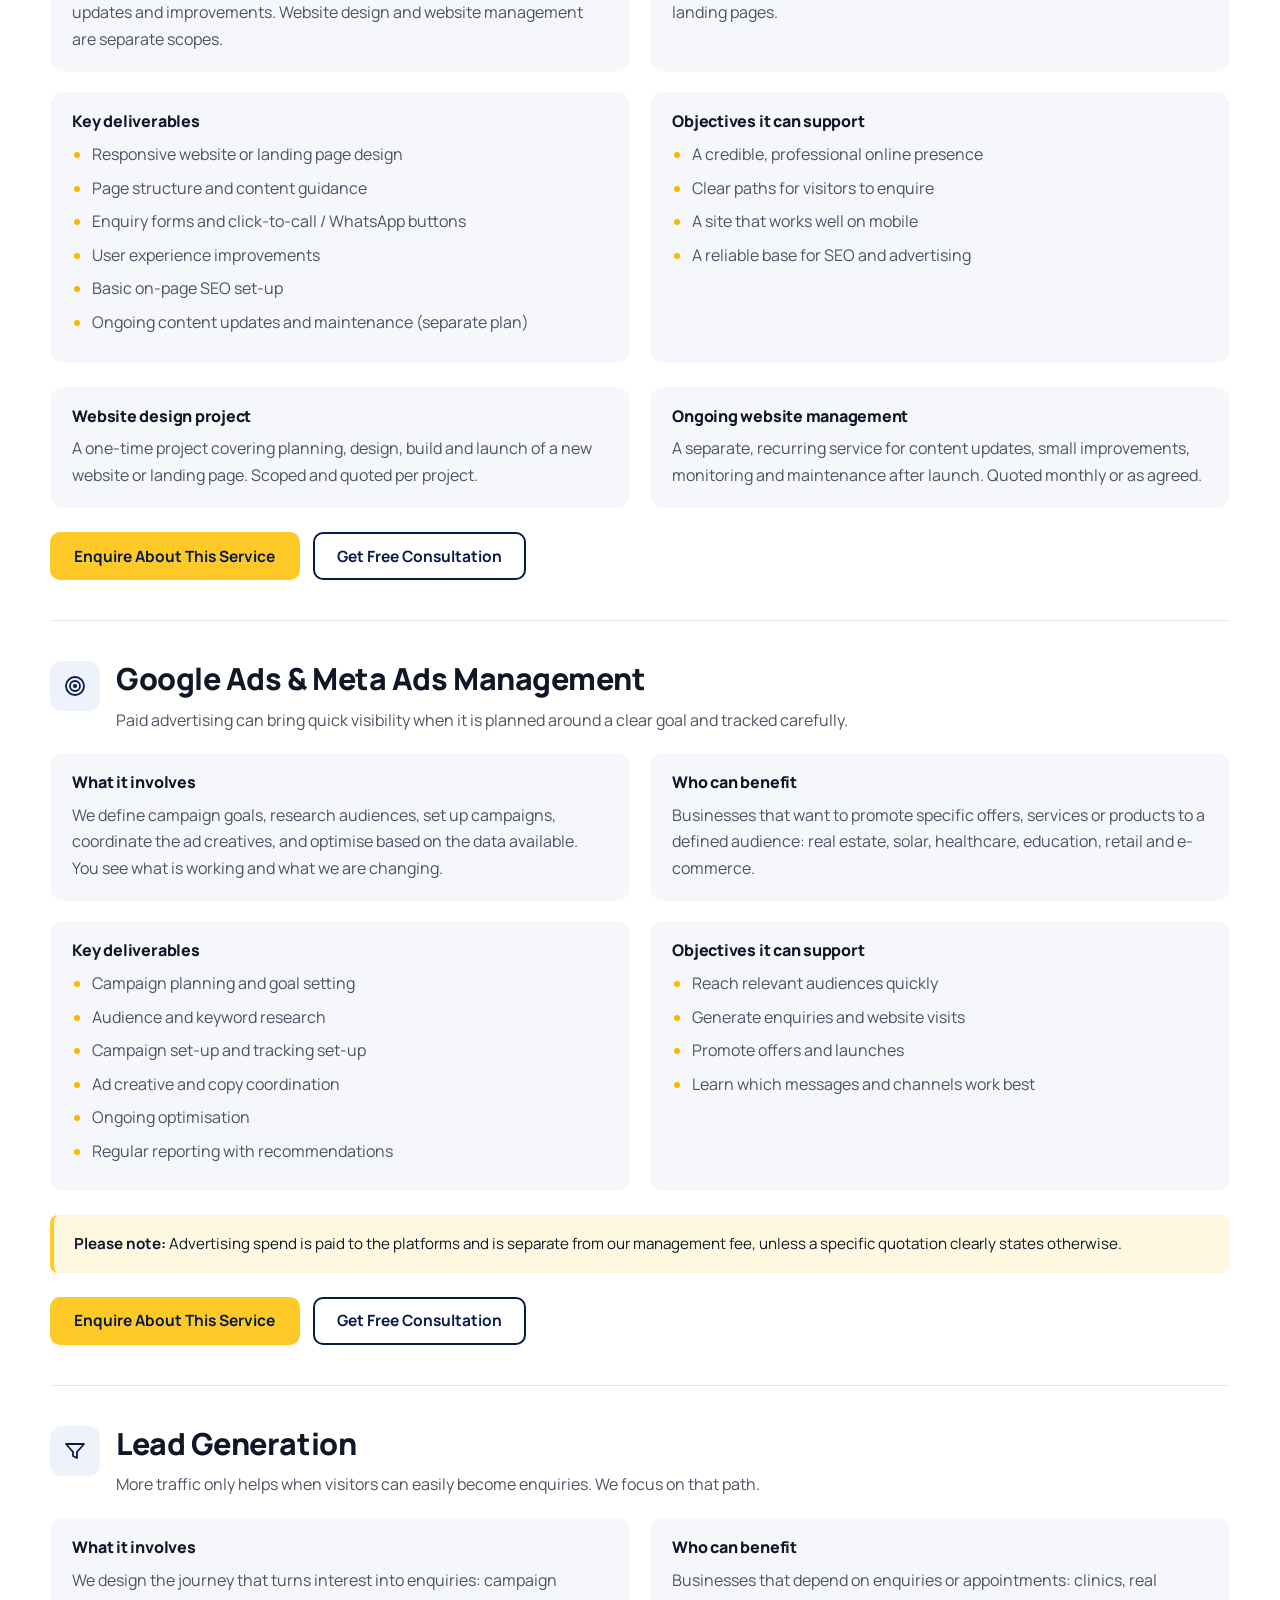
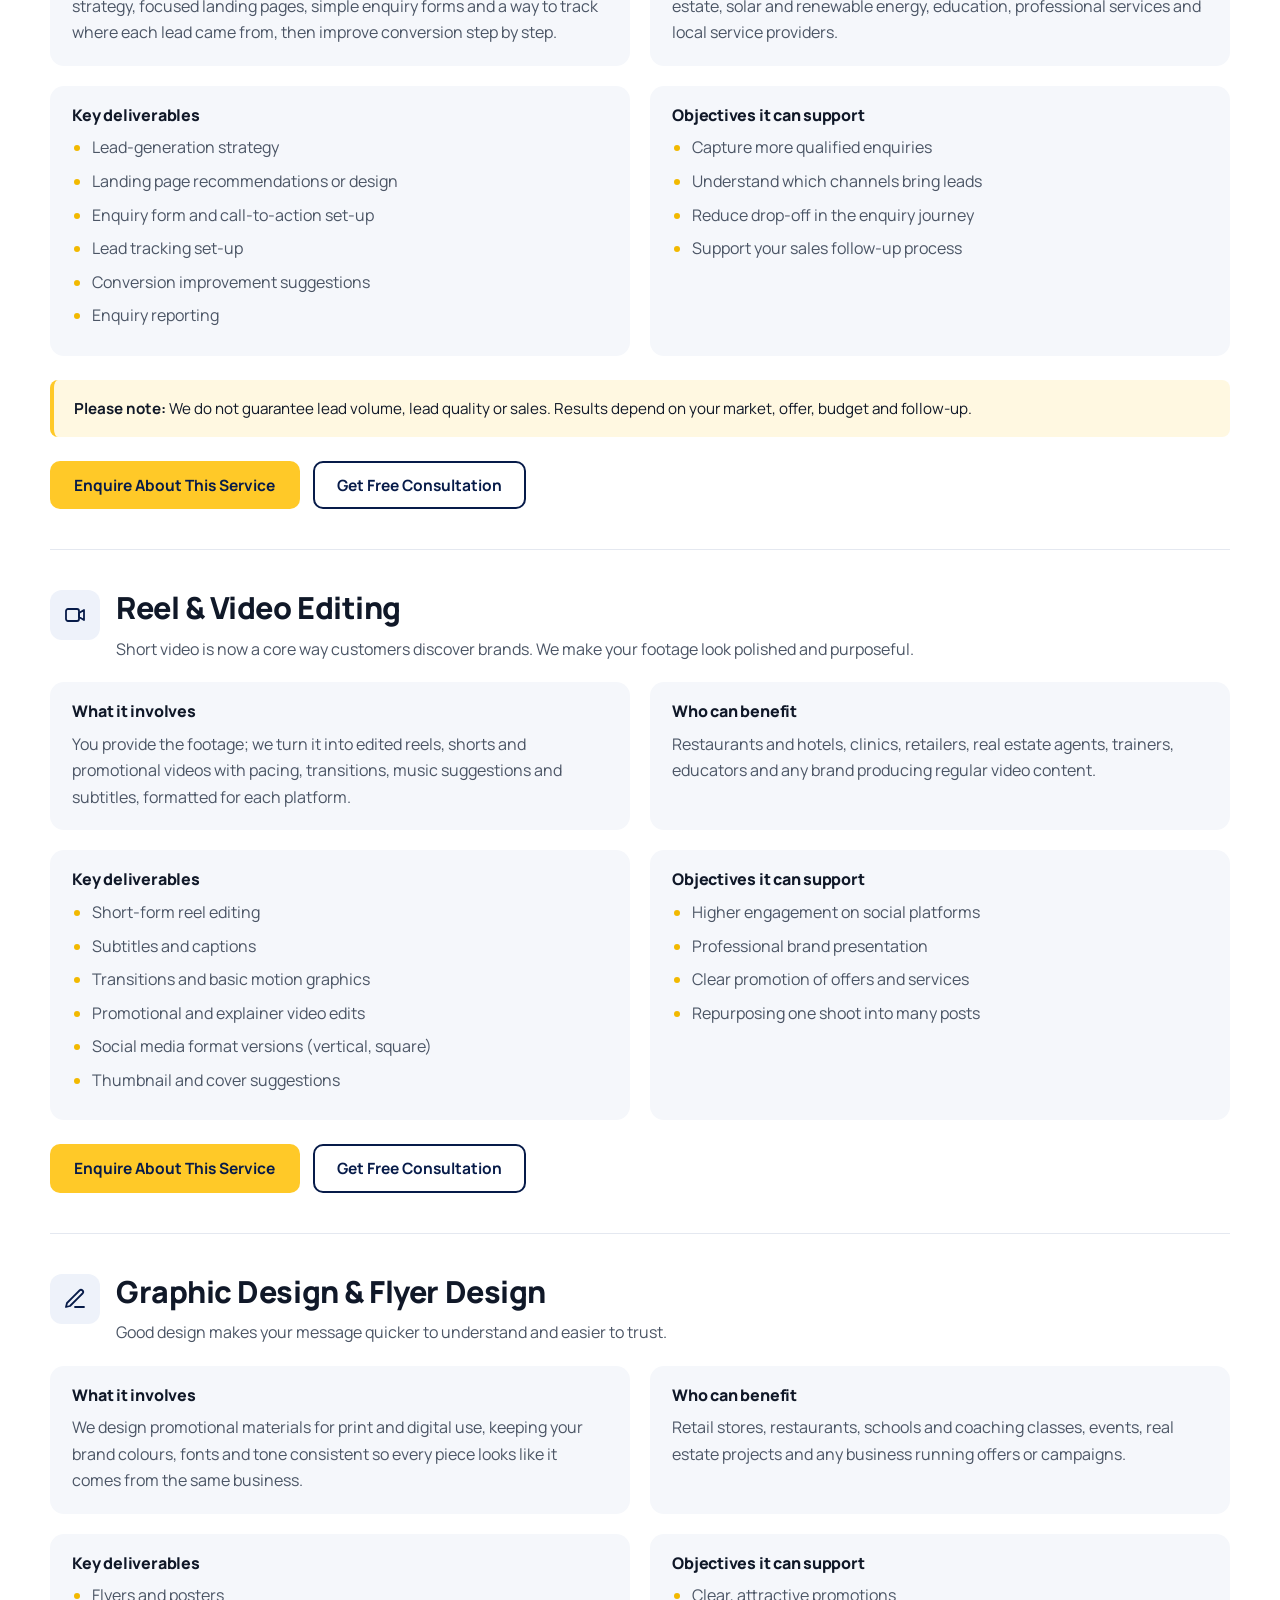
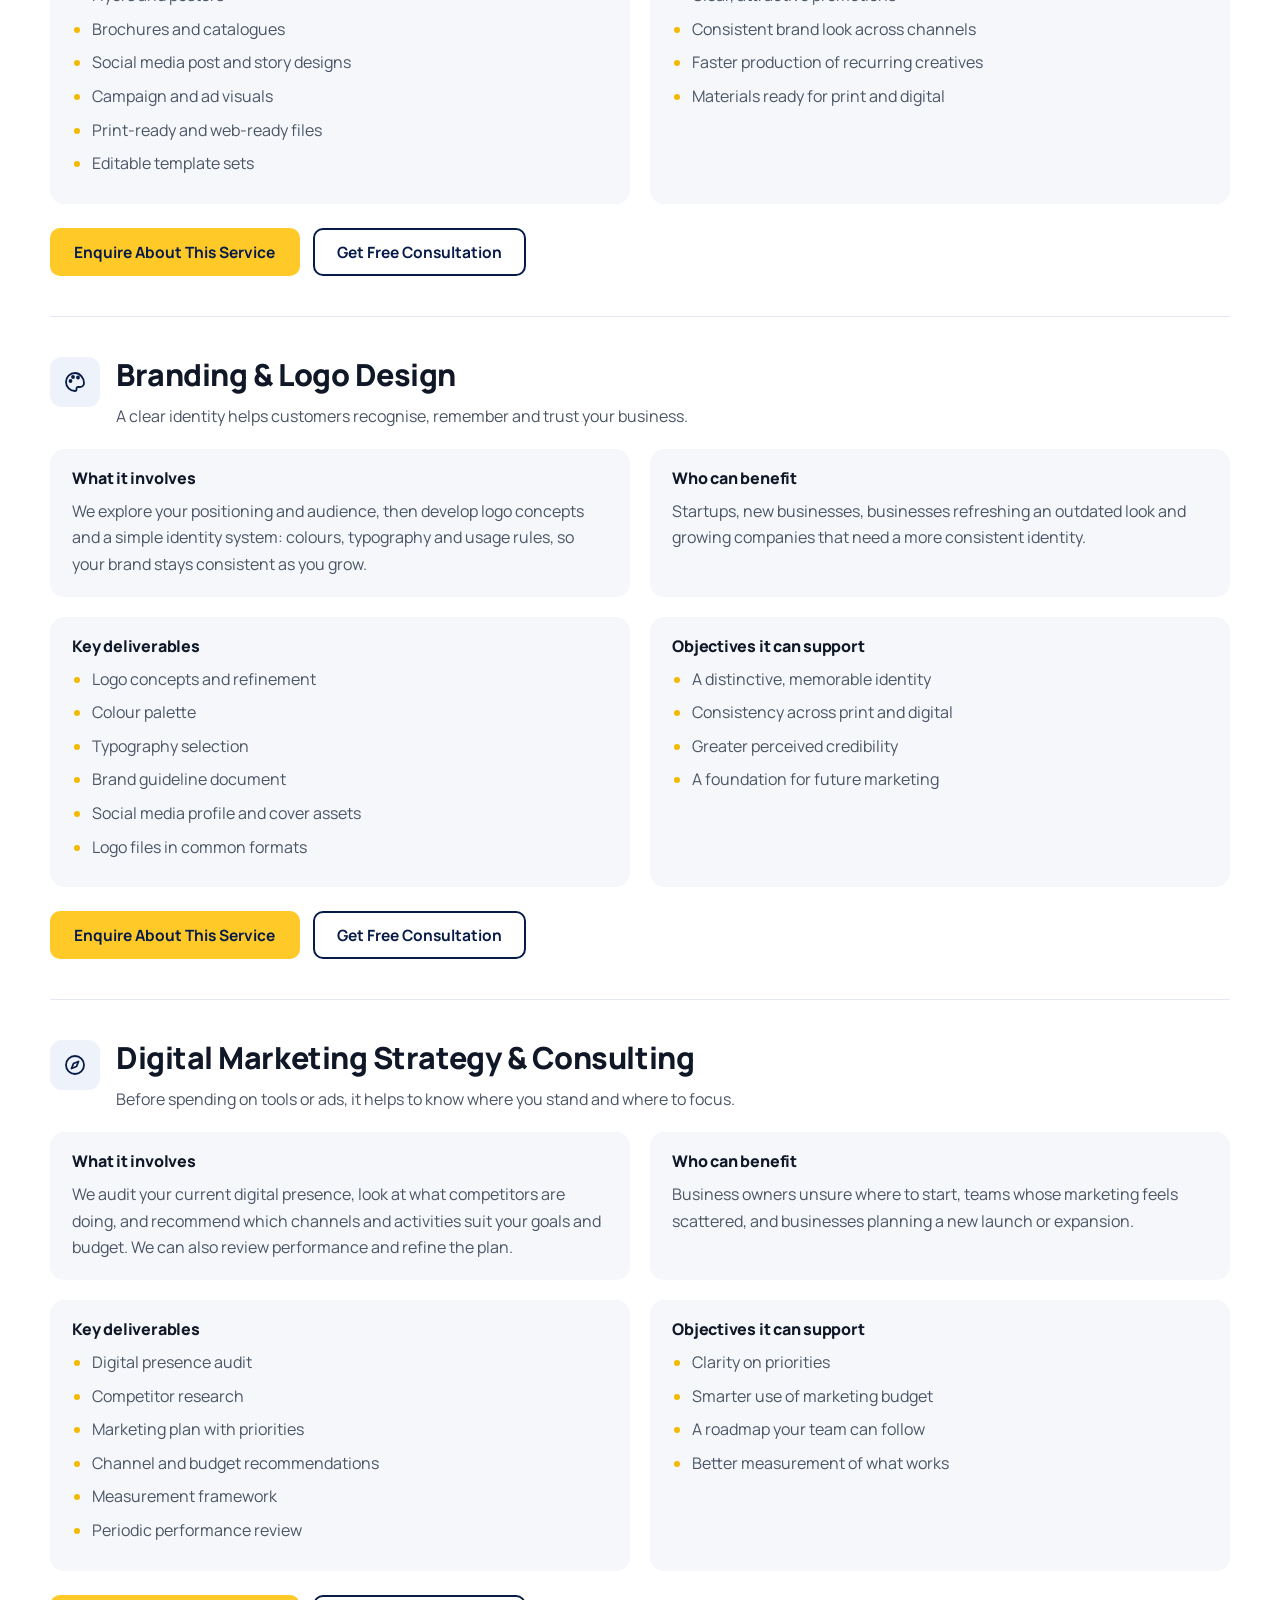
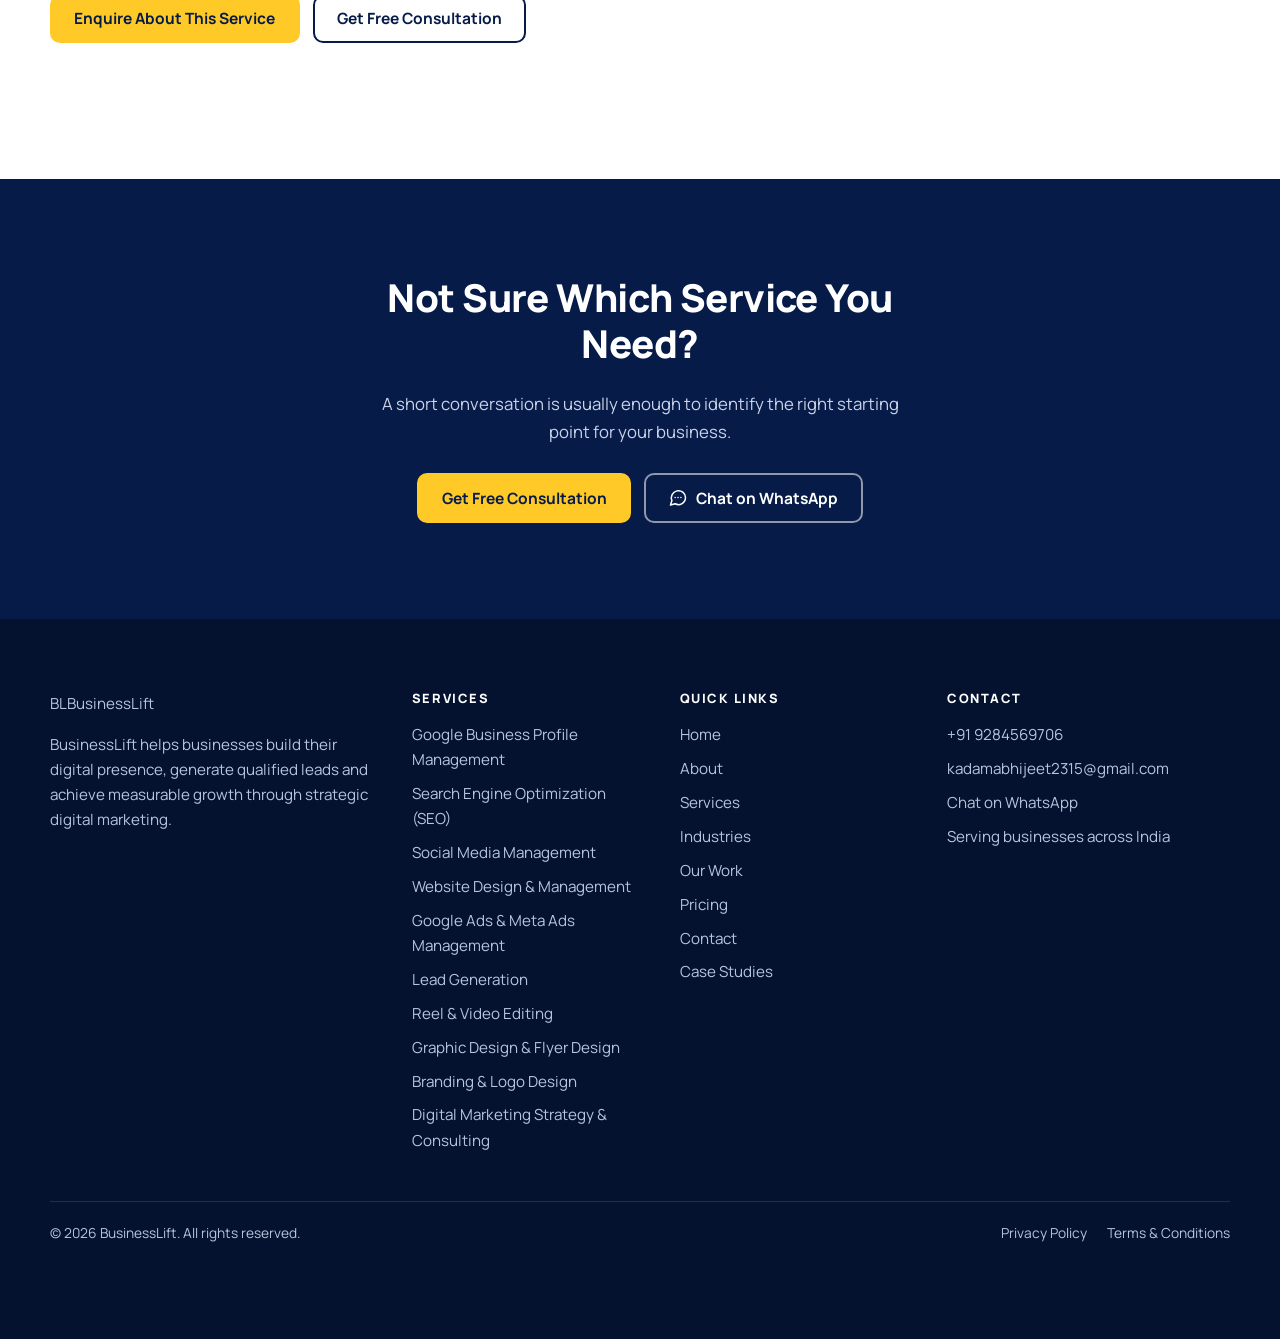
<file: services.html>
<!DOCTYPE html>
<html lang="en-IN">
<head>
<meta charset="utf-8">
<meta name="viewport" content="width=device-width, initial-scale=1">
<title>Digital Marketing Services | SEO, Ads, Social Media, Websites | BusinessLift</title>
<meta name="description" content="Explore BusinessLift&#x27;s services: Google Business Profile, SEO, social media, websites, Google and Meta Ads, lead generation, video editing, design, branding and strategy.">
<link rel="canonical" href="https://www.your-domain.com/services.html">
<meta name="theme-color" content="#071B49">
<meta property="og:type" content="website">
<meta property="og:site_name" content="BusinessLift">
<meta property="og:locale" content="en_IN">
<meta property="og:title" content="Digital Marketing Services | SEO, Ads, Social Media, Websites | BusinessLift">
<meta property="og:description" content="Explore BusinessLift&#x27;s services: Google Business Profile, SEO, social media, websites, Google and Meta Ads, lead generation, video editing, design, branding and strategy.">
<meta property="og:url" content="https://www.your-domain.com/services.html">
<meta property="og:image" content="https://www.your-domain.com/assets/images/og-image.png">
<meta name="twitter:card" content="summary_large_image">
<meta name="twitter:title" content="Digital Marketing Services | SEO, Ads, Social Media, Websites | BusinessLift">
<meta name="twitter:description" content="Explore BusinessLift&#x27;s services: Google Business Profile, SEO, social media, websites, Google and Meta Ads, lead generation, video editing, design, branding and strategy.">
<meta name="twitter:image" content="https://www.your-domain.com/assets/images/og-image.png">
<link rel="icon" href="assets/icons/favicon.svg" type="image/svg+xml">
<link rel="preconnect" href="https://fonts.googleapis.com">
<link rel="preconnect" href="https://fonts.gstatic.com" crossorigin>
<link rel="stylesheet" href="https://fonts.googleapis.com/css2?family=Manrope:wght@400;500;600;700;800&amp;display=swap">
<link rel="stylesheet" href="css/styles.css">
<link rel="stylesheet" href="css/responsive.css">
<script>document.documentElement.classList.add("js");</script>
<script type="application/ld+json">{"@context": "https://schema.org", "@type": "ItemList", "name": "BusinessLift services", "itemListElement": [{"@type": "ListItem", "position": 1, "item": {"@type": "Service", "name": "Google Business Profile Management", "description": "Keep your local listing accurate, active and ready for customers who find you on Google Search and Maps.", "provider": {"@type": "Organization", "name": "BusinessLift"}, "areaServed": {"@type": "Country", "name": "India"}}}, {"@type": "ListItem", "position": 2, "item": {"@type": "Service", "name": "Search Engine Optimization (SEO)", "description": "Help the right people find your website through practical on-page, technical and local SEO.", "provider": {"@type": "Organization", "name": "BusinessLift"}, "areaServed": {"@type": "Country", "name": "India"}}}, {"@type": "ListItem", "position": 3, "item": {"@type": "Service", "name": "Social Media Management", "description": "Plan, create and publish consistent content that keeps your brand visible and engages your audience.", "provider": {"@type": "Organization", "name": "BusinessLift"}, "areaServed": {"@type": "Country", "name": "India"}}}, {"@type": "ListItem", "position": 4, "item": {"@type": "Service", "name": "Website Design & Management", "description": "Responsive websites and landing pages built to look credible and turn visits into enquiries.", "provider": {"@type": "Organization", "name": "BusinessLift"}, "areaServed": {"@type": "Country", "name": "India"}}}, {"@type": "ListItem", "position": 5, "item": {"@type": "Service", "name": "Google Ads & Meta Ads Management", "description": "Plan, launch and optimise paid campaigns on Google and Meta to reach people who are ready to act.", "provider": {"@type": "Organization", "name": "BusinessLift"}, "areaServed": {"@type": "Country", "name": "India"}}}, {"@type": "ListItem", "position": 6, "item": {"@type": "Service", "name": "Lead Generation", "description": "Build a clear path from first click to enquiry, with forms, landing pages and lead tracking.", "provider": {"@type": "Organization", "name": "BusinessLift"}, "areaServed": {"@type": "Country", "name": "India"}}}, {"@type": "ListItem", "position": 7, "item": {"@type": "Service", "name": "Reel & Video Editing", "description": "Scroll-stopping short-form videos with clean edits, subtitles and platform-ready formats.", "provider": {"@type": "Organization", "name": "BusinessLift"}, "areaServed": {"@type": "Country", "name": "India"}}}, {"@type": "ListItem", "position": 8, "item": {"@type": "Service", "name": "Graphic Design & Flyer Design", "description": "Promotional creatives, flyers, brochures and social designs that look consistent and professional.", "provider": {"@type": "Organization", "name": "BusinessLift"}, "areaServed": {"@type": "Country", "name": "India"}}}, {"@type": "ListItem", "position": 9, "item": {"@type": "Service", "name": "Branding & Logo Design", "description": "Logo concepts and brand identity systems that help your business look and feel distinct.", "provider": {"@type": "Organization", "name": "BusinessLift"}, "areaServed": {"@type": "Country", "name": "India"}}}, {"@type": "ListItem", "position": 10, "item": {"@type": "Service", "name": "Digital Marketing Strategy & Consulting", "description": "A clear, practical plan: audit, competitor insight, channel selection and performance review.", "provider": {"@type": "Organization", "name": "BusinessLift"}, "areaServed": {"@type": "Country", "name": "India"}}}]}</script>
<script type="application/ld+json">{"@context": "https://schema.org", "@type": "BreadcrumbList", "itemListElement": [{"@type": "ListItem", "position": 1, "name": "Home", "item": "https://www.your-domain.com/"}, {"@type": "ListItem", "position": 2, "name": "Services", "item": "https://www.your-domain.com/services.html"}]}</script>
</head>
<body>
<a class="skip-link" href="#main">Skip to main content</a>
<div class="announce"><p>Helping Indian Businesses Build Visibility, Generate Leads &amp; Grow.</p></div>
<header class="site-header" data-header>
  <div class="container header-inner">
<a class="logo" href="index.html" aria-label="BusinessLift, home">
          <img
            src="assets/logo/businesslift-logo.png"
            alt="BusinessLift Logo"
          />
        </a>    <nav id="site-nav" class="site-nav" aria-label="Primary">
      <ul>
        <li><a href="index.html">Home</a></li>
        <li><a href="about.html">About</a></li>
        <li><a href="services.html" aria-current="page">Services</a></li>
        <li><a href="industries.html">Industries</a></li>
        <li><a href="portfolio.html">Our Work</a></li>
        <li><a href="pricing.html">Pricing</a></li>
      
        <li><a href="contact.html">Contact</a></li>
      </ul>
      <a class="btn btn-primary nav-cta-mobile" href="contact.html">Get Free Consultation</a>
    </nav>
    <a class="btn btn-primary btn-sm header-cta" href="contact.html">Get Free Consultation</a>
    <button class="nav-toggle" type="button" aria-expanded="false" aria-controls="site-nav" aria-label="Open menu"><span class="bars"></span></button>
  </div>
</header>
<main id="main">
<section class="page-hero"><div class="container"><nav class="breadcrumb" aria-label="Breadcrumb"><ol><li><a href="index.html">Home</a></li><li aria-current="page">Services</li></ol></nav><h1>Digital Marketing Services</h1><p class="lead">Ten focused services that work on their own or together, built around your business goals.</p></div></section>
<section class="section" aria-label="Service details">
  <div class="container">
    <nav aria-label="Jump to a service"><ul class="chip-list"><li><a href="#google-business-profile">Google Business Profile Management</a></li>
<li><a href="#seo">Search Engine Optimization (SEO)</a></li>
<li><a href="#social-media-management">Social Media Management</a></li>
<li><a href="#website-design-management">Website Design &amp; Management</a></li>
<li><a href="#google-ads-meta-ads">Google Ads &amp; Meta Ads Management</a></li>
<li><a href="#lead-generation">Lead Generation</a></li>
<li><a href="#reel-video-editing">Reel &amp; Video Editing</a></li>
<li><a href="#graphic-design-flyers">Graphic Design &amp; Flyer Design</a></li>
<li><a href="#branding-logo-design">Branding &amp; Logo Design</a></li>
<li><a href="#digital-marketing-strategy">Digital Marketing Strategy &amp; Consulting</a></li></ul></nav>
    <article class="service-block reveal" id="google-business-profile" aria-labelledby="google-business-profile-title">
  <div class="service-block-head"><div class="icon-box"><svg class="icon" width="24" height="24" viewBox="0 0 24 24" fill="none" stroke="currentColor" stroke-width="1.8" stroke-linecap="round" stroke-linejoin="round" aria-hidden="true" focusable="false"><path d="M12 21s-7-6.1-7-11a7 7 0 0 1 14 0c0 4.9-7 11-7 11z"/><circle cx="12" cy="10" r="2.5"/></svg></div><div><h2 id="google-business-profile-title">Google Business Profile Management</h2><p>A complete, up-to-date profile is often the first thing a nearby customer sees. We keep yours accurate and active.</p></div></div>
  <div class="detail-grid">
    <div class="panel"><h3>What it involves</h3><p>We review and optimise your Google Business Profile so customers see correct, complete and current information when they find you on Search and Maps. Ongoing management keeps the listing active instead of leaving it as a one-time set-up.</p></div>
    <div class="panel"><h3>Who can benefit</h3><p>Clinics, restaurants and hotels, retail stores, CA and professional offices, solar installers and any business that serves customers in a specific area.</p></div>
    <div class="panel"><h3>Key deliverables</h3><ul class="plain-list"><li>Profile audit and optimisation (categories, description, services, attributes)</li><li>Business information and opening-hours updates</li><li>Regular post creation and publishing</li><li>Photo and logo management</li><li>Review-response guidance with reply drafts</li><li>Periodic performance monitoring using Google&#x27;s own insights</li></ul></div>
    <div class="panel"><h3>Objectives it can support</h3><ul class="plain-list"><li>More accurate and trustworthy local listings</li><li>Better local discovery on Search and Maps</li><li>More calls, direction requests and website visits</li><li>A responsive, credible public presence</li></ul></div>
  </div>
  <div class="notice"><p><strong>Please note:</strong> Google decides how profiles are displayed. We do not promise specific ranking positions.</p></div>
  <div class="btn-row">
    <a class="btn btn-primary" href="https://wa.me/919284569706" data-wa="gbp" target="_blank" rel="noopener noreferrer">Enquire About This Service</a>
    <a class="btn btn-secondary" href="contact.html">Get Free Consultation</a>
  </div>
</article>
<article class="service-block reveal" id="seo" aria-labelledby="seo-title">
  <div class="service-block-head"><div class="icon-box"><svg class="icon" width="24" height="24" viewBox="0 0 24 24" fill="none" stroke="currentColor" stroke-width="1.8" stroke-linecap="round" stroke-linejoin="round" aria-hidden="true" focusable="false"><circle cx="11" cy="11" r="7"/><path d="m20 20-3.5-3.5"/></svg></div><div><h2 id="seo-title">Search Engine Optimization (SEO)</h2><p>Sustainable visibility starts with a website that search engines can understand and people want to use.</p></div></div>
  <div class="detail-grid">
    <div class="panel"><h3>What it involves</h3><p>We study how your customers search, then improve your site&#x27;s content, structure and technical health so it can be found for relevant queries. For location-based businesses we also strengthen local search signals.</p></div>
    <div class="panel"><h3>Who can benefit</h3><p>Businesses with a website that want steadier, relevant organic traffic: professional firms, schools and colleges, e-commerce stores, manufacturers and service providers.</p></div>
    <div class="panel"><h3>Key deliverables</h3><ul class="plain-list"><li>Keyword and search-intent research</li><li>On-page optimisation (titles, headings, content, internal links)</li><li>Technical SEO checks (speed, mobile usability, indexing, structure)</li><li>Local SEO recommendations</li><li>Content recommendations and topic ideas</li><li>Performance monitoring and reporting</li></ul></div>
    <div class="panel"><h3>Objectives it can support</h3><ul class="plain-list"><li>Improve relevant organic visibility over time</li><li>Attract more qualified website visitors</li><li>Fix technical issues that hold a site back</li><li>Build content that answers customer questions</li></ul></div>
  </div>
  <div class="notice"><p><strong>Please note:</strong> SEO takes time and results depend on competition and search-engine behaviour. We do not guarantee rankings.</p></div>
  <div class="btn-row">
    <a class="btn btn-primary" href="https://wa.me/919284569706" data-wa="seo" target="_blank" rel="noopener noreferrer">Enquire About This Service</a>
    <a class="btn btn-secondary" href="contact.html">Get Free Consultation</a>
  </div>
</article>
<article class="service-block reveal" id="social-media-management" aria-labelledby="social-media-management-title">
  <div class="service-block-head"><div class="icon-box"><svg class="icon" width="24" height="24" viewBox="0 0 24 24" fill="none" stroke="currentColor" stroke-width="1.8" stroke-linecap="round" stroke-linejoin="round" aria-hidden="true" focusable="false"><circle cx="6" cy="12" r="2.5"/><circle cx="18" cy="6" r="2.5"/><circle cx="18" cy="18" r="2.5"/><path d="m8.2 10.8 7.6-3.6M8.2 13.2l7.6 3.6"/></svg></div><div><h2 id="social-media-management-title">Social Media Management</h2><p>A steady, well-planned social presence builds familiarity and trust with the people you want to reach.</p></div></div>
  <div class="detail-grid">
    <div class="panel"><h3>What it involves</h3><p>We plan a content calendar around your offers, audience and brand voice, then create and coordinate publishing across the platforms that make sense for your business. We also guide how to handle comments and messages.</p></div>
    <div class="panel"><h3>Who can benefit</h3><p>Restaurants and hotels, clinics, retailers, educational institutions, real estate businesses and startups that want a consistent presence without managing it day to day.</p></div>
    <div class="panel"><h3>Key deliverables</h3><ul class="plain-list"><li>Monthly content calendar</li><li>Post design and creative direction</li><li>Caption writing</li><li>Publishing coordination</li><li>Engagement and comment-handling guidance</li><li>Regular performance reporting</li></ul></div>
    <div class="panel"><h3>Objectives it can support</h3><ul class="plain-list"><li>Consistent brand visibility</li><li>Higher audience engagement</li><li>Stronger brand recall and credibility</li><li>Support for offers, events and launches</li></ul></div>
  </div>
  
  <div class="btn-row">
    <a class="btn btn-primary" href="https://wa.me/919284569706" data-wa="social" target="_blank" rel="noopener noreferrer">Enquire About This Service</a>
    <a class="btn btn-secondary" href="contact.html">Get Free Consultation</a>
  </div>
</article>
<article class="service-block reveal" id="website-design-management" aria-labelledby="website-design-management-title">
  <div class="service-block-head"><div class="icon-box"><svg class="icon" width="24" height="24" viewBox="0 0 24 24" fill="none" stroke="currentColor" stroke-width="1.8" stroke-linecap="round" stroke-linejoin="round" aria-hidden="true" focusable="false"><rect x="3" y="4" width="18" height="16" rx="2"/><path d="M3 9h18M9 20V9"/></svg></div><div><h2 id="website-design-management-title">Website Design &amp; Management</h2><p>Your website is your most important marketing asset. We design it well, then help you keep it healthy.</p></div></div>
  <div class="detail-grid">
    <div class="panel"><h3>What it involves</h3><p>We design responsive, easy-to-navigate websites and landing pages with clear calls to action. After launch, we can continue to manage content, updates and improvements. Website design and website management are separate scopes.</p></div>
    <div class="panel"><h3>Who can benefit</h3><p>New businesses needing a first website, established businesses with an outdated site, and anyone running campaigns who needs focused landing pages.</p></div>
    <div class="panel"><h3>Key deliverables</h3><ul class="plain-list"><li>Responsive website or landing page design</li><li>Page structure and content guidance</li><li>Enquiry forms and click-to-call / WhatsApp buttons</li><li>User experience improvements</li><li>Basic on-page SEO set-up</li><li>Ongoing content updates and maintenance (separate plan)</li></ul></div>
    <div class="panel"><h3>Objectives it can support</h3><ul class="plain-list"><li>A credible, professional online presence</li><li>Clear paths for visitors to enquire</li><li>A site that works well on mobile</li><li>A reliable base for SEO and advertising</li></ul></div>
  </div>
  <div class="detail-grid">
  <div class="panel"><h3>Website design project</h3><p>A one-time project covering planning, design, build and launch of a new website or landing page. Scoped and quoted per project.</p></div>
  <div class="panel"><h3>Ongoing website management</h3><p>A separate, recurring service for content updates, small improvements, monitoring and maintenance after launch. Quoted monthly or as agreed.</p></div>
</div>
  <div class="btn-row">
    <a class="btn btn-primary" href="https://wa.me/919284569706" data-wa="website" target="_blank" rel="noopener noreferrer">Enquire About This Service</a>
    <a class="btn btn-secondary" href="contact.html">Get Free Consultation</a>
  </div>
</article>
<article class="service-block reveal" id="google-ads-meta-ads" aria-labelledby="google-ads-meta-ads-title">
  <div class="service-block-head"><div class="icon-box"><svg class="icon" width="24" height="24" viewBox="0 0 24 24" fill="none" stroke="currentColor" stroke-width="1.8" stroke-linecap="round" stroke-linejoin="round" aria-hidden="true" focusable="false"><circle cx="12" cy="12" r="9"/><circle cx="12" cy="12" r="5"/><circle cx="12" cy="12" r="1.2"/></svg></div><div><h2 id="google-ads-meta-ads-title">Google Ads &amp; Meta Ads Management</h2><p>Paid advertising can bring quick visibility when it is planned around a clear goal and tracked carefully.</p></div></div>
  <div class="detail-grid">
    <div class="panel"><h3>What it involves</h3><p>We define campaign goals, research audiences, set up campaigns, coordinate the ad creatives, and optimise based on the data available. You see what is working and what we are changing.</p></div>
    <div class="panel"><h3>Who can benefit</h3><p>Businesses that want to promote specific offers, services or products to a defined audience: real estate, solar, healthcare, education, retail and e-commerce.</p></div>
    <div class="panel"><h3>Key deliverables</h3><ul class="plain-list"><li>Campaign planning and goal setting</li><li>Audience and keyword research</li><li>Campaign set-up and tracking set-up</li><li>Ad creative and copy coordination</li><li>Ongoing optimisation</li><li>Regular reporting with recommendations</li></ul></div>
    <div class="panel"><h3>Objectives it can support</h3><ul class="plain-list"><li>Reach relevant audiences quickly</li><li>Generate enquiries and website visits</li><li>Promote offers and launches</li><li>Learn which messages and channels work best</li></ul></div>
  </div>
  <div class="notice"><p><strong>Please note:</strong> Advertising spend is paid to the platforms and is separate from our management fee, unless a specific quotation clearly states otherwise.</p></div>
  <div class="btn-row">
    <a class="btn btn-primary" href="https://wa.me/919284569706" data-wa="ads" target="_blank" rel="noopener noreferrer">Enquire About This Service</a>
    <a class="btn btn-secondary" href="contact.html">Get Free Consultation</a>
  </div>
</article>
<article class="service-block reveal" id="lead-generation" aria-labelledby="lead-generation-title">
  <div class="service-block-head"><div class="icon-box"><svg class="icon" width="24" height="24" viewBox="0 0 24 24" fill="none" stroke="currentColor" stroke-width="1.8" stroke-linecap="round" stroke-linejoin="round" aria-hidden="true" focusable="false"><path d="M3 5h18l-7 8v6l-4-2v-4z"/></svg></div><div><h2 id="lead-generation-title">Lead Generation</h2><p>More traffic only helps when visitors can easily become enquiries. We focus on that path.</p></div></div>
  <div class="detail-grid">
    <div class="panel"><h3>What it involves</h3><p>We design the journey that turns interest into enquiries: campaign strategy, focused landing pages, simple enquiry forms and a way to track where each lead came from, then improve conversion step by step.</p></div>
    <div class="panel"><h3>Who can benefit</h3><p>Businesses that depend on enquiries or appointments: clinics, real estate, solar and renewable energy, education, professional services and local service providers.</p></div>
    <div class="panel"><h3>Key deliverables</h3><ul class="plain-list"><li>Lead-generation strategy</li><li>Landing page recommendations or design</li><li>Enquiry form and call-to-action set-up</li><li>Lead tracking set-up</li><li>Conversion improvement suggestions</li><li>Enquiry reporting</li></ul></div>
    <div class="panel"><h3>Objectives it can support</h3><ul class="plain-list"><li>Capture more qualified enquiries</li><li>Understand which channels bring leads</li><li>Reduce drop-off in the enquiry journey</li><li>Support your sales follow-up process</li></ul></div>
  </div>
  <div class="notice"><p><strong>Please note:</strong> We do not guarantee lead volume, lead quality or sales. Results depend on your market, offer, budget and follow-up.</p></div>
  <div class="btn-row">
    <a class="btn btn-primary" href="https://wa.me/919284569706" data-wa="leads" target="_blank" rel="noopener noreferrer">Enquire About This Service</a>
    <a class="btn btn-secondary" href="contact.html">Get Free Consultation</a>
  </div>
</article>
<article class="service-block reveal" id="reel-video-editing" aria-labelledby="reel-video-editing-title">
  <div class="service-block-head"><div class="icon-box"><svg class="icon" width="24" height="24" viewBox="0 0 24 24" fill="none" stroke="currentColor" stroke-width="1.8" stroke-linecap="round" stroke-linejoin="round" aria-hidden="true" focusable="false"><rect x="3" y="6" width="13" height="12" rx="2"/><path d="m16 10 5-3v10l-5-3z"/></svg></div><div><h2 id="reel-video-editing-title">Reel &amp; Video Editing</h2><p>Short video is now a core way customers discover brands. We make your footage look polished and purposeful.</p></div></div>
  <div class="detail-grid">
    <div class="panel"><h3>What it involves</h3><p>You provide the footage; we turn it into edited reels, shorts and promotional videos with pacing, transitions, music suggestions and subtitles, formatted for each platform.</p></div>
    <div class="panel"><h3>Who can benefit</h3><p>Restaurants and hotels, clinics, retailers, real estate agents, trainers, educators and any brand producing regular video content.</p></div>
    <div class="panel"><h3>Key deliverables</h3><ul class="plain-list"><li>Short-form reel editing</li><li>Subtitles and captions</li><li>Transitions and basic motion graphics</li><li>Promotional and explainer video edits</li><li>Social media format versions (vertical, square)</li><li>Thumbnail and cover suggestions</li></ul></div>
    <div class="panel"><h3>Objectives it can support</h3><ul class="plain-list"><li>Higher engagement on social platforms</li><li>Professional brand presentation</li><li>Clear promotion of offers and services</li><li>Repurposing one shoot into many posts</li></ul></div>
  </div>
  
  <div class="btn-row">
    <a class="btn btn-primary" href="https://wa.me/919284569706" data-wa="video" target="_blank" rel="noopener noreferrer">Enquire About This Service</a>
    <a class="btn btn-secondary" href="contact.html">Get Free Consultation</a>
  </div>
</article>
<article class="service-block reveal" id="graphic-design-flyers" aria-labelledby="graphic-design-flyers-title">
  <div class="service-block-head"><div class="icon-box"><svg class="icon" width="24" height="24" viewBox="0 0 24 24" fill="none" stroke="currentColor" stroke-width="1.8" stroke-linecap="round" stroke-linejoin="round" aria-hidden="true" focusable="false"><path d="M12 20h9"/><path d="M16.5 3.5a2.1 2.1 0 0 1 3 3L7 19l-4 1 1-4z"/></svg></div><div><h2 id="graphic-design-flyers-title">Graphic Design &amp; Flyer Design</h2><p>Good design makes your message quicker to understand and easier to trust.</p></div></div>
  <div class="detail-grid">
    <div class="panel"><h3>What it involves</h3><p>We design promotional materials for print and digital use, keeping your brand colours, fonts and tone consistent so every piece looks like it comes from the same business.</p></div>
    <div class="panel"><h3>Who can benefit</h3><p>Retail stores, restaurants, schools and coaching classes, events, real estate projects and any business running offers or campaigns.</p></div>
    <div class="panel"><h3>Key deliverables</h3><ul class="plain-list"><li>Flyers and posters</li><li>Brochures and catalogues</li><li>Social media post and story designs</li><li>Campaign and ad visuals</li><li>Print-ready and web-ready files</li><li>Editable template sets</li></ul></div>
    <div class="panel"><h3>Objectives it can support</h3><ul class="plain-list"><li>Clear, attractive promotions</li><li>Consistent brand look across channels</li><li>Faster production of recurring creatives</li><li>Materials ready for print and digital</li></ul></div>
  </div>
  
  <div class="btn-row">
    <a class="btn btn-primary" href="https://wa.me/919284569706" data-wa="design" target="_blank" rel="noopener noreferrer">Enquire About This Service</a>
    <a class="btn btn-secondary" href="contact.html">Get Free Consultation</a>
  </div>
</article>
<article class="service-block reveal" id="branding-logo-design" aria-labelledby="branding-logo-design-title">
  <div class="service-block-head"><div class="icon-box"><svg class="icon" width="24" height="24" viewBox="0 0 24 24" fill="none" stroke="currentColor" stroke-width="1.8" stroke-linecap="round" stroke-linejoin="round" aria-hidden="true" focusable="false"><path d="M12 3a9 9 0 1 0 0 18c1.1 0 1.8-.9 1.5-1.9-.3-1 .4-2.1 1.5-2.1H17a4 4 0 0 0 4-4c0-5-4-10-9-10z"/><circle cx="7.5" cy="11" r="1"/><circle cx="10" cy="7" r="1"/><circle cx="15" cy="7.5" r="1"/></svg></div><div><h2 id="branding-logo-design-title">Branding &amp; Logo Design</h2><p>A clear identity helps customers recognise, remember and trust your business.</p></div></div>
  <div class="detail-grid">
    <div class="panel"><h3>What it involves</h3><p>We explore your positioning and audience, then develop logo concepts and a simple identity system: colours, typography and usage rules, so your brand stays consistent as you grow.</p></div>
    <div class="panel"><h3>Who can benefit</h3><p>Startups, new businesses, businesses refreshing an outdated look and growing companies that need a more consistent identity.</p></div>
    <div class="panel"><h3>Key deliverables</h3><ul class="plain-list"><li>Logo concepts and refinement</li><li>Colour palette</li><li>Typography selection</li><li>Brand guideline document</li><li>Social media profile and cover assets</li><li>Logo files in common formats</li></ul></div>
    <div class="panel"><h3>Objectives it can support</h3><ul class="plain-list"><li>A distinctive, memorable identity</li><li>Consistency across print and digital</li><li>Greater perceived credibility</li><li>A foundation for future marketing</li></ul></div>
  </div>
  
  <div class="btn-row">
    <a class="btn btn-primary" href="https://wa.me/919284569706" data-wa="branding" target="_blank" rel="noopener noreferrer">Enquire About This Service</a>
    <a class="btn btn-secondary" href="contact.html">Get Free Consultation</a>
  </div>
</article>
<article class="service-block reveal" id="digital-marketing-strategy" aria-labelledby="digital-marketing-strategy-title">
  <div class="service-block-head"><div class="icon-box"><svg class="icon" width="24" height="24" viewBox="0 0 24 24" fill="none" stroke="currentColor" stroke-width="1.8" stroke-linecap="round" stroke-linejoin="round" aria-hidden="true" focusable="false"><circle cx="12" cy="12" r="9"/><path d="m15.5 8.5-2 5-5 2 2-5z"/></svg></div><div><h2 id="digital-marketing-strategy-title">Digital Marketing Strategy &amp; Consulting</h2><p>Before spending on tools or ads, it helps to know where you stand and where to focus.</p></div></div>
  <div class="detail-grid">
    <div class="panel"><h3>What it involves</h3><p>We audit your current digital presence, look at what competitors are doing, and recommend which channels and activities suit your goals and budget. We can also review performance and refine the plan.</p></div>
    <div class="panel"><h3>Who can benefit</h3><p>Business owners unsure where to start, teams whose marketing feels scattered, and businesses planning a new launch or expansion.</p></div>
    <div class="panel"><h3>Key deliverables</h3><ul class="plain-list"><li>Digital presence audit</li><li>Competitor research</li><li>Marketing plan with priorities</li><li>Channel and budget recommendations</li><li>Measurement framework</li><li>Periodic performance review</li></ul></div>
    <div class="panel"><h3>Objectives it can support</h3><ul class="plain-list"><li>Clarity on priorities</li><li>Smarter use of marketing budget</li><li>A roadmap your team can follow</li><li>Better measurement of what works</li></ul></div>
  </div>
  
  <div class="btn-row">
    <a class="btn btn-primary" href="https://wa.me/919284569706" data-wa="strategy" target="_blank" rel="noopener noreferrer">Enquire About This Service</a>
    <a class="btn btn-secondary" href="contact.html">Get Free Consultation</a>
  </div>
</article>
  </div>
</section>
<section class="section section--dark cta-band" aria-labelledby="cta-title">
  <div class="container reveal">
    <h2 id="cta-title">Not Sure Which Service You Need?</h2>
    <p>A short conversation is usually enough to identify the right starting point for your business.</p>
    <div class="btn-row btn-row--center">
      <a class="btn btn-primary" href="contact.html">Get Free Consultation</a>
      <a class="btn btn-light" href="https://wa.me/919284569706" data-wa="general" target="_blank" rel="noopener noreferrer"><svg class="icon" width="20" height="20" viewBox="0 0 24 24" fill="none" stroke="currentColor" stroke-width="1.8" stroke-linecap="round" stroke-linejoin="round" aria-hidden="true" focusable="false"><path d="M21 11.5a8.4 8.4 0 0 1-12.4 7.4L3 20.5l1.7-5.4A8.5 8.5 0 1 1 21 11.5z"/><path d="M8.5 11.5h.01M12 11.5h.01M15.5 11.5h.01"/></svg>Chat on WhatsApp</a>
    </div>
  </div>
</section>

</main>
<footer class="site-footer">
  <div class="container">
    <div class="footer-grid">
      <div class="footer-brand">
        <a class="logo logo--light" href="index.html" aria-label="BusinessLift, home"><span class="logo-mark" aria-hidden="true">BL</span><span class="logo-text">Business<span>Lift</span></span></a>
        <p>BusinessLift helps businesses build their digital presence, generate qualified leads and achieve measurable growth through strategic digital marketing.</p>
        <div data-social-wrap hidden>
          <h2 class="sr-only">Social profiles</h2>
          <div class="social-list" data-social-list></div>
        </div>
      </div>
      <div>
        <h2>Services</h2>
        <ul>
        <li><a href="services.html#google-business-profile">Google Business Profile Management</a></li>
<li><a href="services.html#seo">Search Engine Optimization (SEO)</a></li>
<li><a href="services.html#social-media-management">Social Media Management</a></li>
<li><a href="services.html#website-design-management">Website Design &amp; Management</a></li>
<li><a href="services.html#google-ads-meta-ads">Google Ads &amp; Meta Ads Management</a></li>
<li><a href="services.html#lead-generation">Lead Generation</a></li>
<li><a href="services.html#reel-video-editing">Reel &amp; Video Editing</a></li>
<li><a href="services.html#graphic-design-flyers">Graphic Design &amp; Flyer Design</a></li>
<li><a href="services.html#branding-logo-design">Branding &amp; Logo Design</a></li>
<li><a href="services.html#digital-marketing-strategy">Digital Marketing Strategy &amp; Consulting</a></li>
        </ul>
      </div>
      <div>
        <h2>Quick Links</h2>
        <ul>
        <li><a href="index.html">Home</a></li>
<li><a href="about.html">About</a></li>
<li><a href="services.html">Services</a></li>
<li><a href="industries.html">Industries</a></li>
<li><a href="portfolio.html">Our Work</a></li>
<li><a href="pricing.html">Pricing</a></li>
<li><a href="contact.html">Contact</a></li>
        <li><a href="case-studies.html">Case Studies</a></li>
        </ul>
      </div>
      <div>
        <h2>Contact</h2>
        <ul>
          <li><a href="tel:+919284569706">+91 9284569706</a></li>
          <li><a href="mailto:kadamabhijeet2315@gmail.com">kadamabhijeet2315@gmail.com</a></li>
          <li><a href="https://wa.me/919284569706" data-wa="general" target="_blank" rel="noopener noreferrer">Chat on WhatsApp</a></li>
          <li>Serving businesses across India</li>
        </ul>
      </div>
    </div>
    <div class="footer-bottom">
      <p>&copy; <span data-year>2026</span> BusinessLift. All rights reserved.</p>
      <ul>
        <li><a href="privacy-policy.html">Privacy Policy</a></li>
        <li><a href="terms.html">Terms &amp; Conditions</a></li>
      </ul>
    </div>
  </div>
</footer>
<a class="wa-float" href="https://wa.me/919284569706" data-wa="general" target="_blank" rel="noopener noreferrer" aria-label="Chat with BusinessLift on WhatsApp (opens in a new tab)"><svg class="icon" width="26" height="26" viewBox="0 0 24 24" fill="none" stroke="currentColor" stroke-width="1.8" stroke-linecap="round" stroke-linejoin="round" aria-hidden="true" focusable="false"><path d="M21 11.5a8.4 8.4 0 0 1-12.4 7.4L3 20.5l1.7-5.4A8.5 8.5 0 1 1 21 11.5z"/><path d="M8.5 11.5h.01M12 11.5h.01M15.5 11.5h.01"/></svg><span class="wa-label">WhatsApp</span></a>
<script src="js/main.js" defer></script>
</body>
</html>
</file>
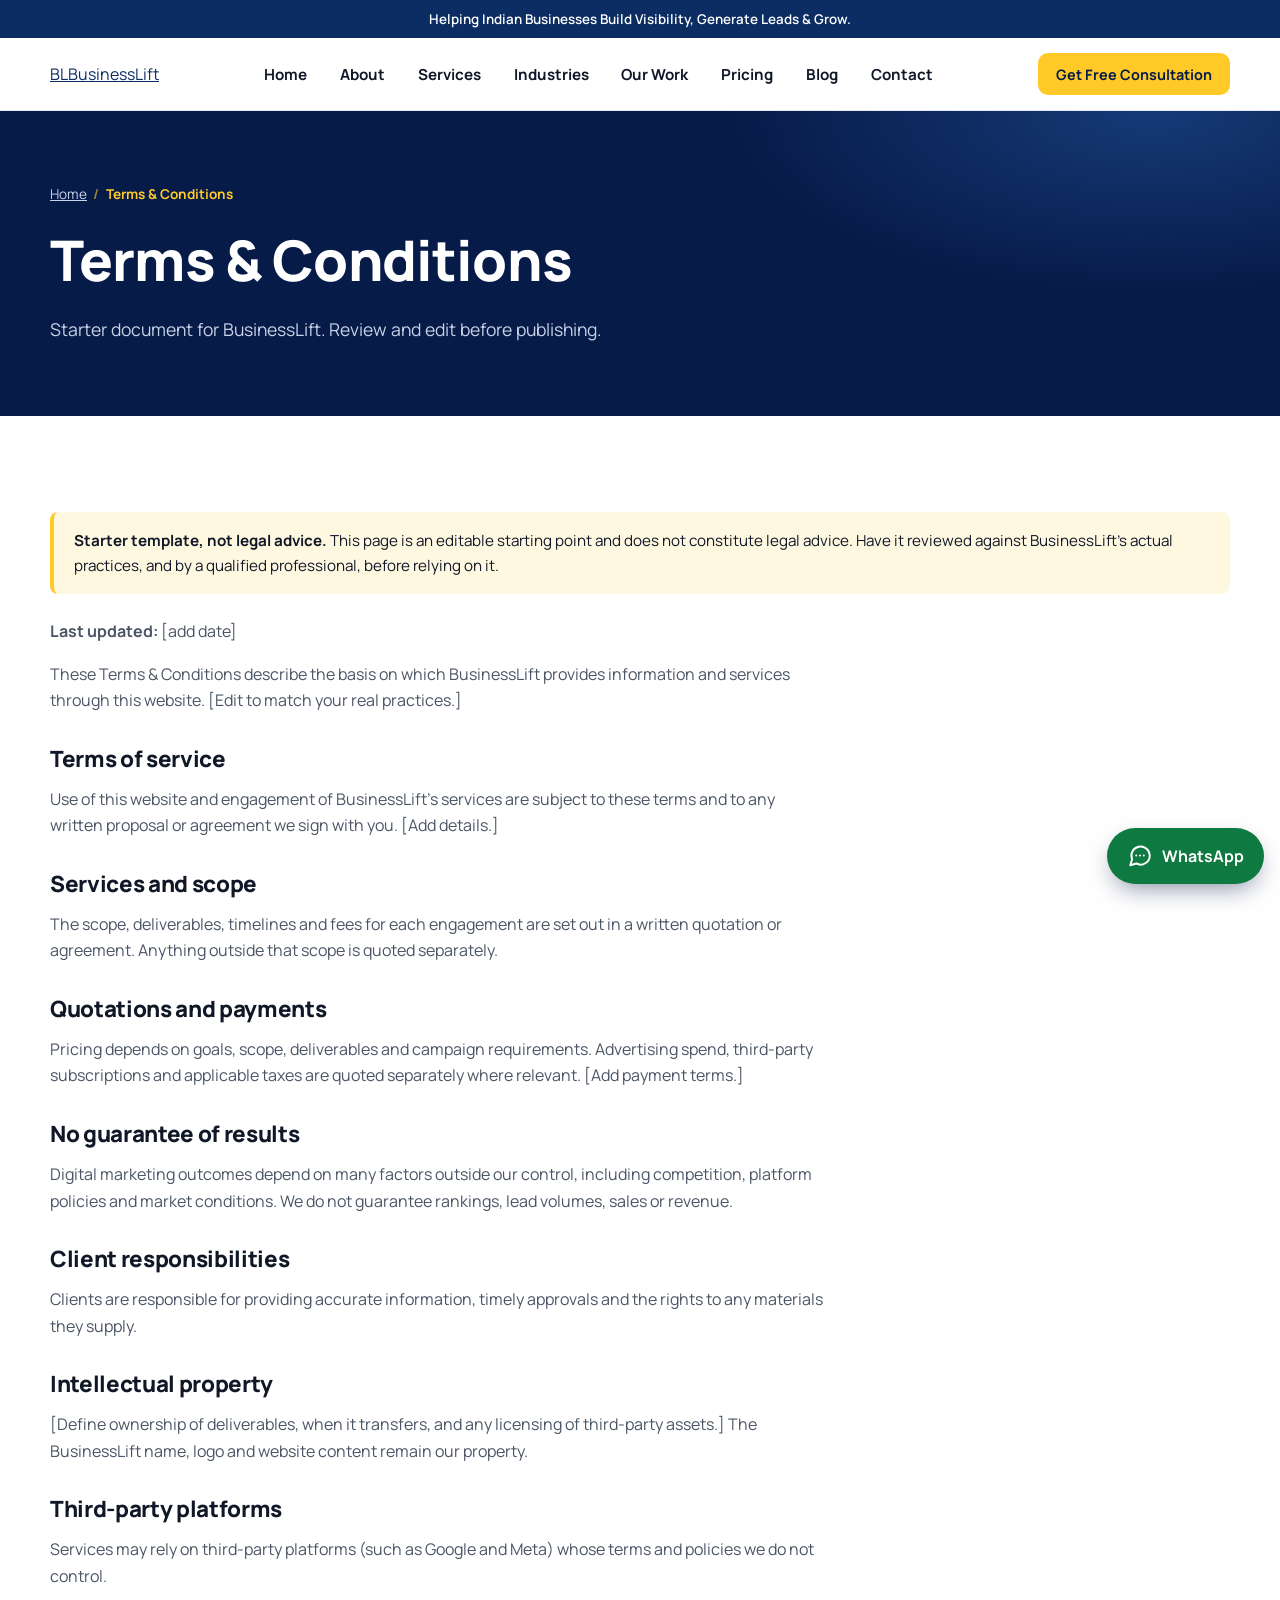
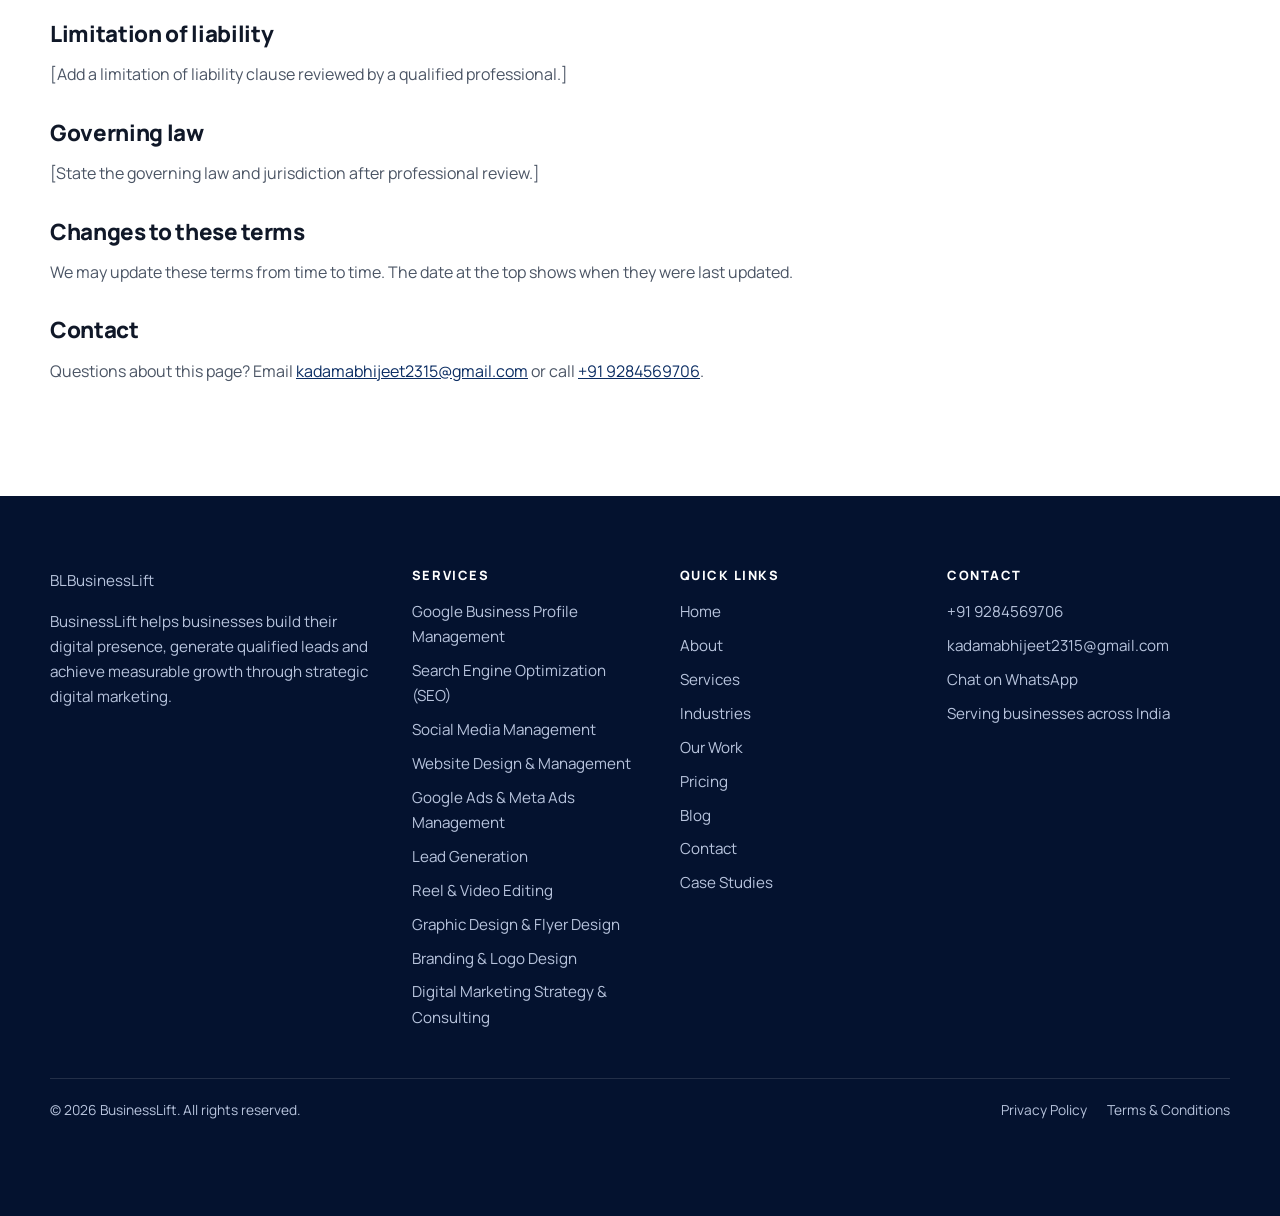
<file: terms.html>
<!DOCTYPE html>
<html lang="en-IN">
<head>
<meta charset="utf-8">
<meta name="viewport" content="width=device-width, initial-scale=1">
<title>Terms &amp; Conditions | BusinessLift</title>
<meta name="description" content="BusinessLift&#x27;s website terms and conditions covering services, quotations, intellectual property and limitation of liability.">
<link rel="canonical" href="https://www.your-domain.com/terms.html">
<meta name="theme-color" content="#071B49">
<meta property="og:type" content="website">
<meta property="og:site_name" content="BusinessLift">
<meta property="og:locale" content="en_IN">
<meta property="og:title" content="Terms &amp; Conditions | BusinessLift">
<meta property="og:description" content="BusinessLift&#x27;s website terms and conditions covering services, quotations, intellectual property and limitation of liability.">
<meta property="og:url" content="https://www.your-domain.com/terms.html">
<meta property="og:image" content="https://www.your-domain.com/assets/images/og-image.png">
<meta name="twitter:card" content="summary_large_image">
<meta name="twitter:title" content="Terms &amp; Conditions | BusinessLift">
<meta name="twitter:description" content="BusinessLift&#x27;s website terms and conditions covering services, quotations, intellectual property and limitation of liability.">
<meta name="twitter:image" content="https://www.your-domain.com/assets/images/og-image.png">
<link rel="icon" href="assets/icons/favicon.svg" type="image/svg+xml">
<link rel="preconnect" href="https://fonts.googleapis.com">
<link rel="preconnect" href="https://fonts.gstatic.com" crossorigin>
<link rel="stylesheet" href="https://fonts.googleapis.com/css2?family=Manrope:wght@400;500;600;700;800&amp;display=swap">
<link rel="stylesheet" href="css/styles.css">
<link rel="stylesheet" href="css/responsive.css">
<script>document.documentElement.classList.add("js");</script>
<script type="application/ld+json">{"@context": "https://schema.org", "@type": "BreadcrumbList", "itemListElement": [{"@type": "ListItem", "position": 1, "name": "Home", "item": "https://www.your-domain.com/"}, {"@type": "ListItem", "position": 2, "name": "Terms & Conditions", "item": "https://www.your-domain.com/terms.html"}]}</script>
</head>
<body>
<a class="skip-link" href="#main">Skip to main content</a>
<div class="announce"><p>Helping Indian Businesses Build Visibility, Generate Leads &amp; Grow.</p></div>
<header class="site-header" data-header>
  <div class="container header-inner">
    <a class="logo" href="index.html" aria-label="BusinessLift, home"><span class="logo-mark" aria-hidden="true">BL</span><span class="logo-text">Business<span>Lift</span></span></a>
    <nav id="site-nav" class="site-nav" aria-label="Primary">
      <ul>
        <li><a href="index.html">Home</a></li>
        <li><a href="about.html">About</a></li>
        <li><a href="services.html">Services</a></li>
        <li><a href="industries.html">Industries</a></li>
        <li><a href="portfolio.html">Our Work</a></li>
        <li><a href="pricing.html">Pricing</a></li>
        <li><a href="blog.html">Blog</a></li>
        <li><a href="contact.html">Contact</a></li>
      </ul>
      <a class="btn btn-primary nav-cta-mobile" href="contact.html">Get Free Consultation</a>
    </nav>
    <a class="btn btn-primary btn-sm header-cta" href="contact.html">Get Free Consultation</a>
    <button class="nav-toggle" type="button" aria-expanded="false" aria-controls="site-nav" aria-label="Open menu"><span class="bars"></span></button>
  </div>
</header>
<main id="main">
<section class="page-hero"><div class="container"><nav class="breadcrumb" aria-label="Breadcrumb"><ol><li><a href="index.html">Home</a></li><li aria-current="page">Terms &amp; Conditions</li></ol></nav><h1>Terms &amp; Conditions</h1><p class="lead">Starter document for BusinessLift. Review and edit before publishing.</p></div></section>
<section class="section"><div class="container">
  <div class="notice"><p><strong>Starter template, not legal advice.</strong> This page is an editable starting point and does not constitute legal advice. Have it reviewed against BusinessLift's actual practices, and by a qualified professional, before relying on it.</p></div>
  <div class="prose">
    <p><strong>Last updated:</strong> [add date]</p>
    <p>These Terms &amp; Conditions describe the basis on which BusinessLift provides information and services through this website. [Edit to match your real practices.]</p>
    <h2>Terms of service</h2><p>Use of this website and engagement of BusinessLift's services are subject to these terms and to any written proposal or agreement we sign with you. [Add details.]</p>
<h2>Services and scope</h2><p>The scope, deliverables, timelines and fees for each engagement are set out in a written quotation or agreement. Anything outside that scope is quoted separately.</p>
<h2>Quotations and payments</h2><p>Pricing depends on goals, scope, deliverables and campaign requirements. Advertising spend, third-party subscriptions and applicable taxes are quoted separately where relevant. [Add payment terms.]</p>
<h2>No guarantee of results</h2><p>Digital marketing outcomes depend on many factors outside our control, including competition, platform policies and market conditions. We do not guarantee rankings, lead volumes, sales or revenue.</p>
<h2>Client responsibilities</h2><p>Clients are responsible for providing accurate information, timely approvals and the rights to any materials they supply.</p>
<h2>Intellectual property</h2><p>[Define ownership of deliverables, when it transfers, and any licensing of third-party assets.] The BusinessLift name, logo and website content remain our property.</p>
<h2>Third-party platforms</h2><p>Services may rely on third-party platforms (such as Google and Meta) whose terms and policies we do not control.</p>
<h2>Limitation of liability</h2><p>[Add a limitation of liability clause reviewed by a qualified professional.]</p>
<h2>Governing law</h2><p>[State the governing law and jurisdiction after professional review.]</p>
<h2>Changes to these terms</h2><p>We may update these terms from time to time. The date at the top shows when they were last updated.</p>
    <h2>Contact</h2>
    <p>Questions about this page? Email <a href="mailto:kadamabhijeet2315@gmail.com">kadamabhijeet2315@gmail.com</a> or call <a href="tel:+919284569706">+91 9284569706</a>.</p>
  </div>
</div></section>

</main>
<footer class="site-footer">
  <div class="container">
    <div class="footer-grid">
      <div class="footer-brand">
        <a class="logo logo--light" href="index.html" aria-label="BusinessLift, home"><span class="logo-mark" aria-hidden="true">BL</span><span class="logo-text">Business<span>Lift</span></span></a>
        <p>BusinessLift helps businesses build their digital presence, generate qualified leads and achieve measurable growth through strategic digital marketing.</p>
        <div data-social-wrap hidden>
          <h2 class="sr-only">Social profiles</h2>
          <div class="social-list" data-social-list></div>
        </div>
      </div>
      <div>
        <h2>Services</h2>
        <ul>
        <li><a href="services.html#google-business-profile">Google Business Profile Management</a></li>
<li><a href="services.html#seo">Search Engine Optimization (SEO)</a></li>
<li><a href="services.html#social-media-management">Social Media Management</a></li>
<li><a href="services.html#website-design-management">Website Design &amp; Management</a></li>
<li><a href="services.html#google-ads-meta-ads">Google Ads &amp; Meta Ads Management</a></li>
<li><a href="services.html#lead-generation">Lead Generation</a></li>
<li><a href="services.html#reel-video-editing">Reel &amp; Video Editing</a></li>
<li><a href="services.html#graphic-design-flyers">Graphic Design &amp; Flyer Design</a></li>
<li><a href="services.html#branding-logo-design">Branding &amp; Logo Design</a></li>
<li><a href="services.html#digital-marketing-strategy">Digital Marketing Strategy &amp; Consulting</a></li>
        </ul>
      </div>
      <div>
        <h2>Quick Links</h2>
        <ul>
        <li><a href="index.html">Home</a></li>
<li><a href="about.html">About</a></li>
<li><a href="services.html">Services</a></li>
<li><a href="industries.html">Industries</a></li>
<li><a href="portfolio.html">Our Work</a></li>
<li><a href="pricing.html">Pricing</a></li>
<li><a href="blog.html">Blog</a></li>
<li><a href="contact.html">Contact</a></li>
        <li><a href="case-studies.html">Case Studies</a></li>
        </ul>
      </div>
      <div>
        <h2>Contact</h2>
        <ul>
          <li><a href="tel:+919284569706">+91 9284569706</a></li>
          <li><a href="mailto:kadamabhijeet2315@gmail.com">kadamabhijeet2315@gmail.com</a></li>
          <li><a href="https://wa.me/919284569706" data-wa="general" target="_blank" rel="noopener noreferrer">Chat on WhatsApp</a></li>
          <li>Serving businesses across India</li>
        </ul>
      </div>
    </div>
    <div class="footer-bottom">
      <p>&copy; <span data-year>2026</span> BusinessLift. All rights reserved.</p>
      <ul>
        <li><a href="privacy-policy.html">Privacy Policy</a></li>
        <li><a href="terms.html">Terms &amp; Conditions</a></li>
      </ul>
    </div>
  </div>
</footer>
<a class="wa-float" href="https://wa.me/919284569706" data-wa="general" target="_blank" rel="noopener noreferrer" aria-label="Chat with BusinessLift on WhatsApp (opens in a new tab)"><svg class="icon" width="26" height="26" viewBox="0 0 24 24" fill="none" stroke="currentColor" stroke-width="1.8" stroke-linecap="round" stroke-linejoin="round" aria-hidden="true" focusable="false"><path d="M21 11.5a8.4 8.4 0 0 1-12.4 7.4L3 20.5l1.7-5.4A8.5 8.5 0 1 1 21 11.5z"/><path d="M8.5 11.5h.01M12 11.5h.01M15.5 11.5h.01"/></svg><span class="wa-label">WhatsApp</span></a>
<script src="js/main.js" defer></script>
</body>
</html>
</file>
<file: css/styles.css>
/* ==========================================================================
   BusinessLift — styles.css
   Base, design tokens and components. Mobile-first; breakpoints live in responsive.css
   ========================================================================== */

:root {
  /* Brand colours */
  --navy: #071b49;
  --navy-2: #0b2d63;
  --yellow: #ffc928;
  --yellow-h: #f2b900;
  --white: #ffffff;
  --bg: #f5f7fb;
  --text: #4b5565;
  --dark: #101828;
  --border: #e4e8f0;
  --footer-bg: #04122f;
  --on-dark: #c9d3e8;
  --success: #0e7a41;
  --danger: #b42318;

  --font:
    "Manrope", "Inter", system-ui, -apple-system, "Segoe UI", Roboto,
    "Helvetica Neue", Arial, sans-serif;
  --radius: 14px;
  --radius-sm: 10px;
  --shadow-sm: 0 1px 2px rgba(7, 27, 73, 0.06), 0 1px 3px rgba(7, 27, 73, 0.06);
  --shadow-md: 0 14px 34px -14px rgba(7, 27, 73, 0.22);
  --container: 1180px;
  --header-h: 72px;
  --section-pad: clamp(56px, 8vw, 96px);
}

/* ---------- Reset & base ---------- */
*,
*::before,
*::after {
  box-sizing: border-box;
}
html {
  scroll-behavior: smooth;
  -webkit-text-size-adjust: 100%;
}
body {
  margin: 0;
  font-family: var(--font);
  font-size: 1rem;
  line-height: 1.65;
  color: var(--text);
  background: var(--white);
  -webkit-font-smoothing: antialiased;
  overflow-x: hidden;
}
img,
svg,
video {
  max-width: 100%;
  height: auto;
  display: block;
}
h1,
h2,
h3,
h4 {
  color: var(--dark);
  line-height: 1.2;
  letter-spacing: -0.015em;
  margin: 0 0 0.6em;
  font-weight: 800;
}
h1 {
  font-size: clamp(2.1rem, 6vw, 3.5rem);
}
h2 {
  font-size: clamp(1.6rem, 3.8vw, 2.4rem);
}
h3 {
  font-size: 1.2rem;
}
h4 {
  font-size: 1rem;
}
p {
  margin: 0 0 1em;
}
ul,
ol {
  margin: 0 0 1em;
  padding-left: 1.2rem;
}
a {
  color: var(--navy-2);
}
a:hover {
  color: var(--navy);
}
[id] {
  scroll-margin-top: calc(var(--header-h) + 16px);
}

:focus-visible {
  outline: 3px solid var(--navy-2);
  outline-offset: 3px;
  border-radius: 4px;
}
.hero :focus-visible,
.section--dark :focus-visible,
.page-hero :focus-visible,
.site-footer :focus-visible,
.announce :focus-visible {
  outline-color: var(--yellow);
}

.sr-only {
  position: absolute !important;
  width: 1px;
  height: 1px;
  padding: 0;
  margin: -1px;
  overflow: hidden;
  clip: rect(0, 0, 0, 0);
  white-space: nowrap;
  border: 0;
}
.skip-link {
  position: absolute;
  left: 1rem;
  top: -4rem;
  z-index: 100;
  background: var(--yellow);
  color: var(--navy);
  font-weight: 700;
  padding: 0.7rem 1rem;
  border-radius: 8px;
  text-decoration: none;
  transition: top 0.2s;
}
.skip-link:focus {
  top: 1rem;
}

.container {
  width: min(100% - 2rem, var(--container));
  margin-inline: auto;
}

/* ---------- Sections ---------- */
.section {
  padding-block: var(--section-pad);
}
.section--alt {
  background: var(--bg);
}
.section--dark {
  background: var(--navy);
  color: var(--on-dark);
}
.section--dark h2,
.section--dark h3 {
  color: var(--white);
}
.section--dark a {
  color: var(--yellow);
}
.section-head {
  max-width: 720px;
  margin-bottom: 2.25rem;
}
.section-head--center {
  margin-inline: auto;
  text-align: center;
}
.section-head p {
  font-size: 1.05rem;
  margin-bottom: 0;
}
.eyebrow {
  display: inline-flex;
  align-items: center;
  gap: 0.6rem;
  margin: 0 0 0.9rem;
  font-size: 0.78rem;
  font-weight: 800;
  letter-spacing: 0.12em;
  text-transform: uppercase;
  color: var(--navy-2);
}
.eyebrow::before {
  content: "";
  width: 24px;
  height: 3px;
  border-radius: 2px;
  background: var(--yellow);
}
.eyebrow--light,
.section--dark .eyebrow {
  color: var(--yellow);
}

/* ---------- Buttons ---------- */
.btn {
  display: inline-flex;
  align-items: center;
  justify-content: center;
  gap: 0.5rem;
  min-height: 48px;
  padding: 0.8rem 1.4rem;
  border-radius: var(--radius-sm);
  font: 700 0.97rem/1.2 var(--font);
  text-decoration: none;
  text-align: center;
  border: 2px solid transparent;
  cursor: pointer;
  transition:
    background-color 0.2s,
    color 0.2s,
    border-color 0.2s,
    transform 0.15s,
    box-shadow 0.2s;
}
.btn:active {
  transform: scale(0.97);
}
.btn-primary {
  background: var(--yellow);
  color: var(--navy);
}
.btn-primary:hover {
  background: var(--yellow-h);
  color: var(--navy);
  box-shadow: 0 8px 20px -10px rgba(242, 185, 0, 0.9);
}
.btn-secondary {
  background: transparent;
  color: var(--navy);
  border-color: var(--navy);
}
.btn-secondary:hover {
  background: var(--navy);
  color: var(--white);
}
.btn-light {
  background: transparent;
  color: var(--white);
  border-color: rgba(255, 255, 255, 0.55);
}
.btn-light:hover {
  background: var(--white);
  color: var(--navy);
  border-color: var(--white);
}
.btn-whatsapp {
  background: var(--success);
  color: var(--white);
}
.btn-whatsapp:hover {
  background: #0b6536;
  color: var(--white);
}
.section--dark a.btn-primary,
.page-hero a.btn-primary {
  color: var(--navy);
}
.section--dark a.btn-light {
  color: var(--white);
}
.section--dark a.btn-light:hover {
  color: var(--navy);
}
.btn-sm {
  min-height: 42px;
  padding: 0.55rem 1rem;
  font-size: 0.9rem;
}
.btn-row {
  display: flex;
  flex-wrap: wrap;
  gap: 0.8rem;
}
.btn-row--center {
  justify-content: center;
}
.link-arrow {
  display: inline-flex;
  align-items: center;
  gap: 0.35rem;
  font-weight: 700;
  color: var(--navy);
  text-decoration: none;
  border-bottom: 2px solid var(--yellow);
  padding-bottom: 1px;
  width: fit-content;
}
.link-arrow:hover {
  color: var(--navy);
  border-bottom-color: var(--navy);
}
.link-arrow .icon {
  transition: transform 0.2s;
}
.link-arrow:hover .icon {
  transform: translateX(3px);
}

/* ---------- Announcement bar ---------- */
.announce {
  background: var(--navy-2);
  color: var(--white);
  font-size: 0.84rem;
  text-align: center;
}
.announce p {
  margin: 0;
  padding: 0.5rem 1rem;
  font-weight: 600;
}

/* ---------- Header & nav ---------- */
.site-header {
  position: sticky;
  top: 0;
  z-index: 50;
  background: rgba(255, 255, 255, 0.97);
  border-bottom: 1px solid var(--border);
  transition: box-shadow 0.25s;
}
.site-header.is-scrolled {
  box-shadow: 0 6px 24px -12px rgba(7, 27, 73, 0.25);
}
.header-inner {
  display: flex;
  align-items: center;
  justify-content: space-between;
  gap: 1rem;
  min-height: var(--header-h);
}

.logo img {
  width: 200px;
  height: 60px;
  object-fit: contain;
  display: block;
}
.site-nav {
  background: var(--white);
  padding: 0.5rem 1rem 1.25rem;
}
.js .site-nav {
  display: none;
  position: absolute;
  left: 0;
  right: 0;
  top: 100%;
  border-bottom: 1px solid var(--border);
  box-shadow: var(--shadow-md);
  max-height: calc(100vh - var(--header-h) - 40px);
  overflow-y: auto;
}
.js .site-nav.is-open {
  display: block;
}
.site-nav ul {
  list-style: none;
  margin: 0;
  padding: 0;
}
.site-nav li a {
  display: block;
  padding: 0.9rem 0.5rem;
  font-weight: 700;
  color: var(--dark);
  text-decoration: none;
  border-bottom: 1px solid var(--border);
}
.site-nav li a:hover {
  color: var(--navy-2);
}
.site-nav li a[aria-current="page"] {
  color: var(--navy);
  box-shadow: inset 4px 0 0 var(--yellow);
  padding-left: 1rem;
}
.nav-cta-mobile {
  margin-top: 1rem;
  width: 100%;
}
.header-cta {
  display: none;
}

.nav-toggle {
  display: none;
  width: 46px;
  height: 46px;
  border: 1.5px solid var(--border);
  border-radius: 10px;
  background: var(--white);
  cursor: pointer;
  align-items: center;
  justify-content: center;
  padding: 0;
}
.js .nav-toggle {
  display: inline-flex;
}
.nav-toggle .bars,
.nav-toggle .bars::before,
.nav-toggle .bars::after {
  display: block;
  width: 20px;
  height: 2px;
  background: var(--navy);
  border-radius: 2px;
  transition:
    transform 0.25s,
    background-color 0.25s;
}
.nav-toggle .bars {
  position: relative;
}
.nav-toggle .bars::before,
.nav-toggle .bars::after {
  content: "";
  position: absolute;
  left: 0;
}
.nav-toggle .bars::before {
  top: -6px;
}
.nav-toggle .bars::after {
  top: 6px;
}
.nav-toggle[aria-expanded="true"] .bars {
  background: transparent;
}
.nav-toggle[aria-expanded="true"] .bars::before {
  transform: translateY(6px) rotate(45deg);
}
.nav-toggle[aria-expanded="true"] .bars::after {
  transform: translateY(-6px) rotate(-45deg);
}

/* ---------- Hero ---------- */
.hero {
  position: relative;
  overflow: hidden;
  color: var(--on-dark);
  background:
    radial-gradient(
      900px 420px at 88% -5%,
      rgba(40, 96, 176, 0.5),
      transparent 62%
    ),
    var(--navy);
  padding-block: clamp(48px, 7vw, 88px);
}
.hero-grid {
  display: grid;
  gap: 2.5rem;
  align-items: center;
}
.hero h1 {
  color: var(--white);
  margin-bottom: 0.35em;
}
.hero h1 .accent {
  color: var(--yellow);
  display: block;
}
.hero-sub {
  font-size: clamp(1.1rem, 2.4vw, 1.4rem);
  font-weight: 700;
  color: var(--white);
  margin-bottom: 0.8rem;
}
.hero-desc {
  max-width: 56ch;
  font-size: 1.05rem;
  margin-bottom: 1.75rem;
}
.hero-trust {
  display: inline-block;
  margin: 1.75rem 0 0;
  padding-top: 1rem;
  border-top: 1px solid rgba(255, 255, 255, 0.18);
  font-size: 0.85rem;
  font-weight: 800;
  letter-spacing: 0.14em;
  text-transform: uppercase;
  color: var(--yellow);
}
.hero-visual {
  position: relative;
  width: 100%;
  max-width: 520px;
  margin-inline: auto;
  padding: 0.75rem;
  background: rgba(255, 255, 255, 0.04);
  border: 1px solid rgba(255, 255, 255, 0.12);
  border-radius: 24px;
}
.hero-chip {
  position: absolute;
  display: inline-flex;
  align-items: center;
  gap: 0.5rem;
  padding: 0.5rem 0.8rem;
  background: var(--white);
  color: var(--navy);
  font-weight: 800;
  font-size: 0.82rem;
  border-radius: 12px;
  box-shadow: 0 12px 28px -10px rgba(0, 0, 0, 0.45);
}
.hero-chip .icon {
  color: var(--navy-2);
}
.hero-chip--1 {
  top: 9%;
  left: 2%;
}
.hero-chip--2 {
  top: 44%;
  right: 2%;
}
.hero-chip--3 {
  bottom: 9%;
  left: 8%;
}

/* ---------- Page hero (inner pages) ---------- */
.page-hero {
  background:
    radial-gradient(
      700px 300px at 90% 0%,
      rgba(40, 96, 176, 0.45),
      transparent 60%
    ),
    var(--navy);
  color: var(--on-dark);
  padding-block: clamp(40px, 6vw, 72px);
}
.page-hero h1 {
  color: var(--white);
  margin-bottom: 0.4em;
  max-width: 20ch;
}
.page-hero .lead {
  max-width: 62ch;
  font-size: 1.1rem;
  margin-bottom: 0;
}
.breadcrumb {
  margin: 0 0 1.25rem;
  font-size: 0.85rem;
}
.breadcrumb ol {
  list-style: none;
  display: flex;
  flex-wrap: wrap;
  gap: 0.4rem;
  padding: 0;
  margin: 0;
}
.breadcrumb li + li::before {
  content: "/";
  margin-right: 0.4rem;
  opacity: 0.6;
}
.breadcrumb a {
  color: var(--on-dark);
}
.breadcrumb [aria-current] {
  color: var(--yellow);
  font-weight: 700;
}

/* ---------- Grids & cards ---------- */
.grid {
  display: grid;
  gap: 1.25rem;
  grid-template-columns: 1fr;
}
.card {
  background: var(--white);
  border: 1px solid var(--border);
  border-radius: var(--radius);
  padding: 1.5rem;
  box-shadow: var(--shadow-sm);
  transition:
    border-color 0.2s,
    box-shadow 0.2s,
    transform 0.2s;
}
.card h3 {
  margin-bottom: 0.45em;
}
.card p:last-child {
  margin-bottom: 0;
}
@media (hover: hover) {
  .card:hover {
    border-color: #c8d2e6;
    box-shadow: var(--shadow-md);
    transform: translateY(-3px);
  }
  .card:hover .icon-box {
    background: var(--yellow);
  }
}
.icon-box {
  display: grid;
  place-items: center;
  flex: none;
  width: 50px;
  height: 50px;
  border-radius: 12px;
  background: #eef2fa;
  color: var(--navy);
  margin-bottom: 1rem;
  transition: background-color 0.2s;
}
.service-card {
  display: flex;
  flex-direction: column;
}
.service-card .link-arrow {
  margin-top: auto;
  padding-top: 0.25rem;
}
.service-card .card-body {
  flex: 1;
}

/* Dark-section cards */
.card--dark {
  background: rgba(255, 255, 255, 0.05);
  border-color: rgba(255, 255, 255, 0.14);
  box-shadow: none;
}
.card--dark h3 {
  color: var(--white);
}
.card--dark p {
  color: var(--on-dark);
}
.card--dark .icon-box {
  background: rgba(255, 201, 40, 0.14);
  color: var(--yellow);
}
@media (hover: hover) {
  .card--dark:hover {
    background: rgba(255, 255, 255, 0.08);
    border-color: rgba(255, 201, 40, 0.5);
    box-shadow: none;
  }
  .card--dark:hover .icon-box {
    background: var(--yellow);
    color: var(--navy);
  }
}

.industry-card {
  padding: 1.25rem;
}
.industry-card h3 {
  font-size: 1.05rem;
}
.industry-card p {
  font-size: 0.93rem;
}

/* ---------- Process ---------- */
.process {
  list-style: none;
  margin: 0;
  padding: 0;
  counter-reset: step;
}
.process li {
  position: relative;
  padding: 0 0 2rem 4rem;
}
.process li:last-child {
  padding-bottom: 0;
}
.process li::before {
  content: "";
  position: absolute;
  left: 21px;
  top: 46px;
  bottom: 0;
  width: 2px;
  background: var(--border);
}
.process li:last-child::before {
  display: none;
}
.step-num {
  position: absolute;
  left: 0;
  top: 0;
  display: grid;
  place-items: center;
  width: 44px;
  height: 44px;
  border-radius: 50%;
  background: var(--navy);
  color: var(--yellow);
  font-weight: 800;
  font-size: 0.95rem;
}
.process h3 {
  margin-bottom: 0.3em;
  font-size: 1.15rem;
}
.process p {
  margin: 0;
  font-size: 0.96rem;
}

/* ---------- Work tiles / portfolio ---------- */
.thumb {
  position: relative;
  display: grid;
  place-items: center;
  aspect-ratio: 16 / 10;
  overflow: hidden;
  background: linear-gradient(135deg, var(--navy), var(--navy-2));
  color: var(--yellow);
}
.thumb img {
  width: 100%;
  height: 100%;
  object-fit: cover;
}
.thumb .icon {
  opacity: 0.9;
}
.thumb-label {
  position: absolute;
  left: 0.6rem;
  bottom: 0.6rem;
  font-size: 0.72rem;
  font-weight: 800;
  letter-spacing: 0.08em;
  text-transform: uppercase;
  color: rgba(255, 255, 255, 0.8);
}
.badge {
  display: inline-block;
  padding: 0.22rem 0.6rem;
  border-radius: 999px;
  background: var(--yellow);
  color: var(--navy);
  font-size: 0.7rem;
  font-weight: 800;
  letter-spacing: 0.05em;
  text-transform: uppercase;
}
.thumb .badge {
  position: absolute;
  top: 0.6rem;
  left: 0.6rem;
}
.work-card {
  padding: 0;
  overflow: hidden;
  display: flex;
  flex-direction: column;
}
.work-card .work-body {
  padding: 1.25rem 1.4rem 1.5rem;
  display: flex;
  flex-direction: column;
  flex: 1;
}
.work-card h3 {
  font-size: 1.1rem;
}
.work-card .btn,
.work-card .link-arrow {
  margin-top: auto;
}
.tag-list {
  display: flex;
  flex-wrap: wrap;
  gap: 0.4rem;
  list-style: none;
  padding: 0;
  margin: 0 0 1rem;
}
.tag,
.tag-list li {
  padding: 0.22rem 0.65rem;
  border-radius: 999px;
  background: #eef2fa;
  color: var(--navy-2);
  font-size: 0.78rem;
  font-weight: 700;
}
.cat-label {
  font-size: 0.75rem;
  font-weight: 800;
  letter-spacing: 0.08em;
  text-transform: uppercase;
  color: var(--navy-2);
  margin: 0 0 0.4rem;
}
.result-box {
  background: #fff8e1;
  border-left: 4px solid var(--yellow);
  padding: 0.6rem 0.9rem;
  border-radius: 6px;
  font-size: 0.9rem;
  margin-bottom: 1rem;
}

.filter-bar {
  display: flex;
  flex-wrap: wrap;
  gap: 0.6rem;
  margin-bottom: 1.5rem;
}
.filter-btn {
  min-height: 44px;
  padding: 0.5rem 1.1rem;
  border-radius: 999px;
  border: 1.5px solid var(--border);
  background: var(--white);
  color: var(--dark);
  font: 700 0.9rem/1 var(--font);
  cursor: pointer;
  transition:
    background-color 0.2s,
    color 0.2s,
    border-color 0.2s,
    transform 0.15s;
}
.filter-btn:hover {
  border-color: var(--navy);
}
.filter-btn:active {
  transform: scale(0.96);
}
.filter-btn[aria-pressed="true"] {
  background: var(--navy);
  color: var(--white);
  border-color: var(--navy);
}
.result-count {
  font-size: 0.9rem;
  margin-bottom: 1rem;
}

/* ---------- Checklist & split layout ---------- */
.split {
  display: grid;
  gap: 2rem;
  align-items: start;
}
.checklist {
  list-style: none;
  padding: 0;
  margin: 0;
  display: grid;
  gap: 0.9rem;
}
.checklist li {
  display: flex;
  gap: 0.8rem;
  align-items: flex-start;
}
.checklist .tick {
  flex: none;
  display: grid;
  place-items: center;
  width: 28px;
  height: 28px;
  border-radius: 50%;
  background: var(--yellow);
  color: var(--navy);
  margin-top: 2px;
}
.checklist strong {
  color: var(--dark);
  display: block;
}
.checklist span.desc {
  font-size: 0.95rem;
}
.plain-list {
  padding-left: 1.2rem;
}
.plain-list li {
  margin-bottom: 0.45rem;
}
.plain-list li::marker {
  color: var(--yellow-h);
}

/* ---------- Notice / empty states ---------- */
.notice {
  border-left: 4px solid var(--yellow);
  background: #fff8e1;
  color: var(--dark);
  padding: 1rem 1.25rem;
  border-radius: 8px;
  margin-bottom: 1.5rem;
  font-size: 0.95rem;
}
.notice p:last-child {
  margin-bottom: 0;
}
.empty-state {
  text-align: center;
  padding: clamp(2rem, 6vw, 3.5rem) 1.5rem;
  border: 2px dashed #c8d2e6;
  border-radius: var(--radius);
  background: var(--white);
  max-width: 760px;
  margin-inline: auto;
}
.empty-state .icon-box {
  margin-inline: auto;
}
.empty-state p {
  max-width: 54ch;
  margin-inline: auto;
}

/* ---------- FAQ ---------- */
.faq {
  max-width: 820px;
  margin-inline: auto;
}
.faq-item {
  border-bottom: 1px solid var(--border);
}
.faq-item:first-child {
  border-top: 1px solid var(--border);
}
.faq-item h3 {
  margin: 0;
  font-size: 1rem;
}
.faq-q {
  display: flex;
  align-items: center;
  justify-content: space-between;
  gap: 1rem;
  width: 100%;
  min-height: 56px;
  padding: 1rem 0.25rem;
  background: none;
  border: 0;
  text-align: left;
  cursor: pointer;
  font: 700 1.02rem/1.4 var(--font);
  color: var(--dark);
}
.faq-q:hover {
  color: var(--navy-2);
}
.faq-icon {
  position: relative;
  flex: none;
  width: 22px;
  height: 22px;
  border-radius: 50%;
  background: var(--yellow);
}
.faq-icon::before,
.faq-icon::after {
  content: "";
  position: absolute;
  left: 50%;
  top: 50%;
  width: 10px;
  height: 2px;
  background: var(--navy);
  transform: translate(-50%, -50%);
  transition: transform 0.25s;
}
.faq-icon::after {
  transform: translate(-50%, -50%) rotate(90deg);
}
.faq-q[aria-expanded="true"] .faq-icon::after {
  transform: translate(-50%, -50%) rotate(0);
}
.faq-a {
  padding: 0 0.25rem 1.25rem;
}
.faq-a p {
  margin: 0;
}

/* ---------- CTA band ---------- */
.cta-band {
  text-align: center;
}
.cta-band h2 {
  max-width: 22ch;
  margin-inline: auto;
}
.cta-band p {
  max-width: 56ch;
  margin-inline: auto;
  margin-bottom: 1.75rem;
  font-size: 1.05rem;
}

/* ---------- Service detail blocks ---------- */
.chip-list {
  display: flex;
  flex-wrap: wrap;
  gap: 0.5rem;
  list-style: none;
  padding: 0;
  margin: 0;
}
.chip-list a {
  display: inline-block;
  padding: 0.45rem 0.9rem;
  border-radius: 999px;
  border: 1.5px solid var(--border);
  background: var(--white);
  font-size: 0.86rem;
  font-weight: 700;
  text-decoration: none;
  color: var(--navy);
}
.chip-list a:hover {
  border-color: var(--navy);
  background: var(--bg);
}
.service-block {
  padding-block: 2.5rem;
  border-top: 1px solid var(--border);
}
.service-block:first-of-type {
  border-top: 0;
}
.service-block-head {
  display: flex;
  gap: 1rem;
  align-items: flex-start;
  margin-bottom: 1.25rem;
}
.service-block-head h2 {
  font-size: clamp(1.4rem, 3vw, 1.9rem);
  margin-bottom: 0.3em;
}
.service-block-head p {
  margin: 0;
}
.detail-grid {
  display: grid;
  gap: 1.25rem;
  grid-template-columns: 1fr;
  margin-bottom: 1.5rem;
}
.panel {
  background: var(--bg);
  border-radius: var(--radius);
  padding: 1.25rem 1.4rem;
}
.panel h3 {
  font-size: 1rem;
  margin-bottom: 0.6em;
}
.panel p:last-child,
.panel ul:last-child {
  margin-bottom: 0;
}

/* ---------- Pricing ---------- */
.price-card {
  display: flex;
  flex-direction: column;
  position: relative;
}
.price-card--featured {
  border-color: var(--navy);
  box-shadow: var(--shadow-md);
  border-top: 5px solid var(--yellow);
}
.price-card .badge {
  align-self: flex-start;
  margin-bottom: 0.8rem;
}
.price {
  margin: 0.25rem 0 1rem;
  color: var(--dark);
  display: flex;
  align-items: baseline;
  flex-wrap: wrap;
  gap: 0.35rem;
}
.price-value {
  font-size: 1.7rem;
  font-weight: 800;
  letter-spacing: -0.02em;
}
.price-unit {
  font-size: 0.9rem;
}
.price-card h4 {
  margin: 1rem 0 0.4rem;
  font-size: 0.8rem;
  letter-spacing: 0.08em;
  text-transform: uppercase;
  color: var(--navy-2);
}
.price-card ul {
  padding-left: 1.1rem;
  margin-bottom: 0.5rem;
  font-size: 0.95rem;
}
.price-card li {
  margin-bottom: 0.3rem;
}
.price-card .btn {
  margin-top: auto;
}
.price-card .push {
  margin-top: auto;
  padding-top: 1.25rem;
}
.table-wrap {
  overflow-x: auto;
  border: 1px solid var(--border);
  border-radius: var(--radius);
  background: var(--white);
  -webkit-overflow-scrolling: touch;
}
.table-wrap:focus-visible {
  outline-offset: 0;
}
.compare {
  width: 100%;
  min-width: 680px;
  border-collapse: collapse;
  font-size: 0.95rem;
}
.compare th,
.compare td {
  padding: 0.85rem 1rem;
  text-align: left;
  border-bottom: 1px solid var(--border);
  vertical-align: top;
}
.compare thead th {
  background: var(--navy);
  color: var(--white);
  font-weight: 800;
  white-space: nowrap;
}
.compare tbody th {
  font-weight: 700;
  color: var(--dark);
  background: var(--white);
  position: sticky;
  left: 0;
  min-width: 190px;
  box-shadow: 1px 0 0 var(--border);
}
.compare thead th:first-child {
  position: sticky;
  left: 0;
}
.compare tbody tr:last-child th,
.compare tbody tr:last-child td {
  border-bottom: 0;
}
.compare .yes {
  color: var(--success);
  font-weight: 800;
}
.compare .no {
  color: #667085;
}
.table-hint {
  font-size: 0.85rem;
  margin: 0.6rem 0 0;
}

/* ---------- Forms ---------- */
.form {
  background: var(--white);
  border: 1px solid var(--border);
  border-radius: var(--radius);
  padding: clamp(1.25rem, 4vw, 2rem);
  box-shadow: var(--shadow-sm);
}
.form-grid {
  display: grid;
  gap: 1.1rem;
  grid-template-columns: 1fr;
}
.field {
  display: flex;
  flex-direction: column;
  gap: 0.35rem;
}
.field label,
.field legend {
  font-weight: 700;
  font-size: 0.92rem;
  color: var(--dark);
}
.req {
  color: var(--danger);
}
.field input[type="text"],
.field input[type="tel"],
.field input[type="email"],
.field select,
.field textarea {
  width: 100%;
  min-height: 48px;
  padding: 0.7rem 0.9rem;
  border: 1.5px solid #b9c3d6;
  border-radius: var(--radius-sm);
  background: var(--white);
  color: var(--dark);
  font: 400 1rem/1.4 var(--font);
}
.field textarea {
  min-height: 130px;
  resize: vertical;
}
.field input:focus,
.field select:focus,
.field textarea:focus {
  outline: 3px solid rgba(11, 45, 99, 0.25);
  border-color: var(--navy-2);
}
.field [aria-invalid="true"] {
  border-color: var(--danger);
}
.field-error {
  color: var(--danger);
  font-size: 0.86rem;
  font-weight: 600;
  margin: 0;
  min-height: 0;
}
.field-hint {
  font-size: 0.84rem;
  margin: 0;
}
fieldset.field {
  border: 0;
  padding: 0;
  margin: 0;
  min-width: 0;
}
.check-grid {
  display: grid;
  gap: 0.5rem;
  grid-template-columns: 1fr;
  margin-top: 0.3rem;
}
.check {
  display: flex;
  gap: 0.6rem;
  align-items: flex-start;
  font-weight: 500;
  font-size: 0.95rem;
  color: var(--text);
  min-height: 32px;
}
.check input {
  width: 20px;
  height: 20px;
  margin-top: 2px;
  accent-color: var(--navy);
  flex: none;
}
.check label {
  font-weight: 500 !important;
  font-size: 0.95rem !important;
  color: var(--text) !important;
}
.hp {
  position: absolute;
  left: -9999px;
  width: 1px;
  height: 1px;
  overflow: hidden;
}
.form-alert {
  padding: 0.8rem 1rem;
  border-radius: 8px;
  background: #fef3f2;
  border: 1px solid #fda29b;
  color: #7a271a;
  font-size: 0.93rem;
  margin-bottom: 1.1rem;
}
.form-note {
  font-size: 0.86rem;
  margin: 1rem 0 0;
}
.form-result {
  margin-top: 1.5rem;
  border: 1px solid var(--border);
  border-left: 5px solid var(--yellow);
  border-radius: var(--radius);
  padding: 1.4rem;
  background: #fffcf0;
}
.form-result:focus {
  outline: 3px solid rgba(11, 45, 99, 0.25);
}
.form-result h3 {
  margin-bottom: 0.4em;
}
.form-result.is-success {
  border-left-color: var(--success);
  background: #f1fbf5;
}

.contact-card {
  display: flex;
  gap: 1rem;
  align-items: flex-start;
}
.contact-card .icon-box {
  margin-bottom: 0;
}
.contact-card h3 {
  font-size: 1rem;
  margin-bottom: 0.2em;
}
.contact-card p {
  margin: 0;
}
.contact-card a {
  font-weight: 700;
  word-break: break-word;
}
.stack {
  display: grid;
  gap: 1.1rem;
}

/* ---------- Blog ---------- */
.blog-card {
  display: flex;
  flex-direction: column;
}
.blog-card h3 {
  font-size: 1.12rem;
}
.blog-card .link-arrow {
  margin-top: auto;
}
.meta {
  display: flex;
  flex-wrap: wrap;
  gap: 0.3rem 1rem;
  font-size: 0.82rem;
  margin-bottom: 0.8rem;
}
.article {
  max-width: 760px;
  margin-inline: auto;
}
.article h2 {
  font-size: 1.5rem;
  margin-top: 2rem;
}
.article-meta {
  font-size: 0.9rem;
}

/* ---------- Legal / prose ---------- */
.prose {
  max-width: 780px;
}
.prose h2 {
  font-size: 1.4rem;
  margin-top: 2rem;
}
.prose li {
  margin-bottom: 0.4rem;
}

/* ---------- Footer ---------- */
.site-footer {
  background: var(--footer-bg);
  color: #b8c4dd;
  padding-top: clamp(40px, 6vw, 72px);
  font-size: 0.95rem;
}
.footer-grid {
  display: grid;
  gap: 2rem;
  grid-template-columns: 1fr;
}
.site-footer h2 {
  font-size: 0.8rem;
  letter-spacing: 0.12em;
  text-transform: uppercase;
  color: var(--white);
  margin-bottom: 1rem;
}
.site-footer ul {
  list-style: none;
  margin: 0;
  padding: 0;
}
.site-footer li {
  margin-bottom: 0.55rem;
}
.site-footer a {
  color: #b8c4dd;
  text-decoration: none;
}
.site-footer a:hover {
  color: var(--yellow);
  text-decoration: underline;
}
.footer-brand p {
  max-width: 38ch;
  margin-top: 1rem;
}
.social-list {
  display: flex;
  flex-wrap: wrap;
  gap: 0.6rem;
  margin-top: 1rem;
}
.social-list a {
  display: inline-block;
  padding: 0.35rem 0.8rem;
  border: 1px solid rgba(255, 255, 255, 0.25);
  border-radius: 999px;
  font-size: 0.85rem;
}
.footer-bottom {
  display: flex;
  flex-wrap: wrap;
  justify-content: space-between;
  gap: 0.75rem 1.5rem;
  margin-top: 2.5rem;
  padding: 1.25rem 0 6rem;
  border-top: 1px solid rgba(255, 255, 255, 0.12);
  font-size: 0.86rem;
}
.footer-bottom ul {
  display: flex;
  gap: 1.25rem;
  flex-wrap: wrap;
}
.footer-bottom li {
  margin: 0;
}

/* ---------- Floating WhatsApp ---------- */
.wa-float {
  position: fixed;
  right: 16px;
  bottom: 16px;
  z-index: 60;
  display: inline-flex;
  align-items: center;
  justify-content: center;
  gap: 0.55rem;
  min-width: 56px;
  height: 56px;
  padding: 0 1rem;
  border-radius: 999px;
  background: var(--success);
  color: var(--white);
  font-weight: 700;
  text-decoration: none;
  box-shadow: 0 10px 26px -8px rgba(7, 27, 73, 0.55);
  transition:
    transform 0.15s,
    background-color 0.2s;
}
.wa-float:hover {
  background: #0b6536;
  color: var(--white);
}
.wa-float:active {
  transform: scale(0.94);
}
.wa-float:focus-visible {
  outline: 3px solid var(--yellow);
  outline-offset: 3px;
}
.wa-float .wa-label {
  display: none;
}

/* ---------- Reveal on scroll (only when JS is running) ---------- */
.js .reveal {
  opacity: 0;
  transform: translateY(18px);
  transition:
    opacity 0.6s ease,
    transform 0.6s ease;
}
.js .reveal.is-visible {
  opacity: 1;
  transform: none;
}

@media (prefers-reduced-motion: reduce) {
  html {
    scroll-behavior: auto;
  }
  *,
  *::before,
  *::after {
    animation: none !important;
    transition: none !important;
  }
  .js .reveal {
    opacity: 1;
    transform: none;
  }
}
@media print {
  .site-header,
  .announce,
  .wa-float,
  .nav-toggle {
    display: none !important;
  }
}
</file>
<file: css/responsive.css>
/* ==========================================================================
   BusinessLift — responsive.css
   Mobile-first enhancements. Base (mobile) styles live in styles.css.
   Breakpoints: 480 · 640 · 900 · 1080 (desktop nav) · 1200
   ========================================================================== */

@media (min-width: 480px) {
  .check-grid {
    grid-template-columns: repeat(2, 1fr);
  }
}

@media (min-width: 640px) {
  .grid--2,
  .grid--3,
  .grid--4,
  .grid--5 {
    grid-template-columns: repeat(2, 1fr);
  }
  .form-grid {
    grid-template-columns: repeat(2, 1fr);
  }
  .field--full {
    grid-column: 1 / -1;
  }
  .detail-grid {
    grid-template-columns: repeat(2, 1fr);
  }
  .footer-grid {
    grid-template-columns: repeat(2, 1fr);
  }
  .wa-float .wa-label {
    display: inline;
  }
  .wa-float {
    padding: 0 1.25rem;
  }
  .footer-bottom {
    padding-bottom: 5rem;
  }
}

@media (min-width: 900px) {
  .hero-grid {
    grid-template-columns: 1.1fr 0.9fr;
    gap: 3rem;
  }
  .split {
    grid-template-columns: 1fr 1fr;
    gap: 3.5rem;
  }
  .split--wide-left {
    grid-template-columns: 1.2fr 0.8fr;
  }
  .grid--3 {
    grid-template-columns: repeat(3, 1fr);
  }
  .grid--4 {
    grid-template-columns: repeat(4, 1fr);
  }
  .grid--pricing {
    grid-template-columns: repeat(3, 1fr);
    align-items: stretch;
  }
  .detail-grid--3 {
    grid-template-columns: repeat(3, 1fr);
  }
  .footer-grid {
    grid-template-columns: 1.4fr 1fr 1fr 1.2fr;
  }

  /* Horizontal five-step process */
  .process {
    display: grid;
    grid-template-columns: repeat(5, 1fr);
    gap: 1.25rem;
  }
  .process li {
    padding: 3.6rem 0 0;
  }
  .process li::before {
    left: 44px;
    right: -1.25rem;
    top: 21px;
    bottom: auto;
    width: auto;
    height: 2px;
  }
  .process li:last-child::before {
    display: none;
  }
}

@media (min-width: 1024px) {
  .grid--5 {
    grid-template-columns: repeat(5, 1fr);
  }

  /* The 10th service card spans the full row as a feature strip */
  .grid--services {
    grid-template-columns: repeat(3, 1fr);
  }
  .grid--services > .service-card:last-child:nth-child(3n + 1) {
    grid-column: 1 / -1;
    display: grid;
    grid-template-columns: auto 1fr auto;
    column-gap: 1.25rem;
    align-items: center;
  }
  .grid--services > .service-card:last-child:nth-child(3n + 1) .icon-box {
    margin: 0;
  }
  .grid--services > .service-card:last-child:nth-child(3n + 1) h3 {
    margin-bottom: 0.2em;
  }
  .grid--services > .service-card:last-child:nth-child(3n + 1) .link-arrow {
    margin: 0;
    padding: 0 0 1px;
  }
  .grid--services > .service-card:last-child:nth-child(3n + 1) .card-body p {
    margin: 0;
  }
}

/* Desktop navigation */
@media (min-width: 1080px) {
  .nav-toggle,
  .js .nav-toggle {
    display: none;
  }
  .site-nav,
  .js .site-nav {
    display: block;
    position: static;
    padding: 0;
    border: 0;
    box-shadow: none;
    max-height: none;
    overflow: visible;
    background: transparent;
  }
  .site-nav ul {
    display: flex;
    gap: 0.15rem;
  }
  .site-nav li a {
    position: relative;
    padding: 0.5rem 0.8rem;
    border: 0;
    font-size: 0.95rem;
    border-radius: 8px;
  }
  .site-nav li a:hover {
    background: var(--bg);
  }
  .site-nav li a[aria-current="page"] {
    box-shadow: none;
    padding-left: 0.8rem;
  }
  .site-nav li a[aria-current="page"]::after {
    content: "";
    position: absolute;
    left: 0.8rem;
    right: 0.8rem;
    bottom: 2px;
    height: 3px;
    border-radius: 2px;
    background: var(--yellow);
  }
  .nav-cta-mobile {
    display: none;
  }
  .header-cta {
    display: inline-flex;
  }
}

@media (min-width: 1200px) {
  .hero-chip {
    font-size: 0.88rem;
  }
  .site-nav li a {
    padding-inline: 0.95rem;
  }
}

/* Very small phones */
@media (max-width: 380px) {
  .btn {
    width: 100%;
  }
  .logo-text {
    font-size: 1.15rem;
  }
  .hero-chip {
    font-size: 0.74rem;
    padding: 0.4rem 0.6rem;
  }
}
</file>
